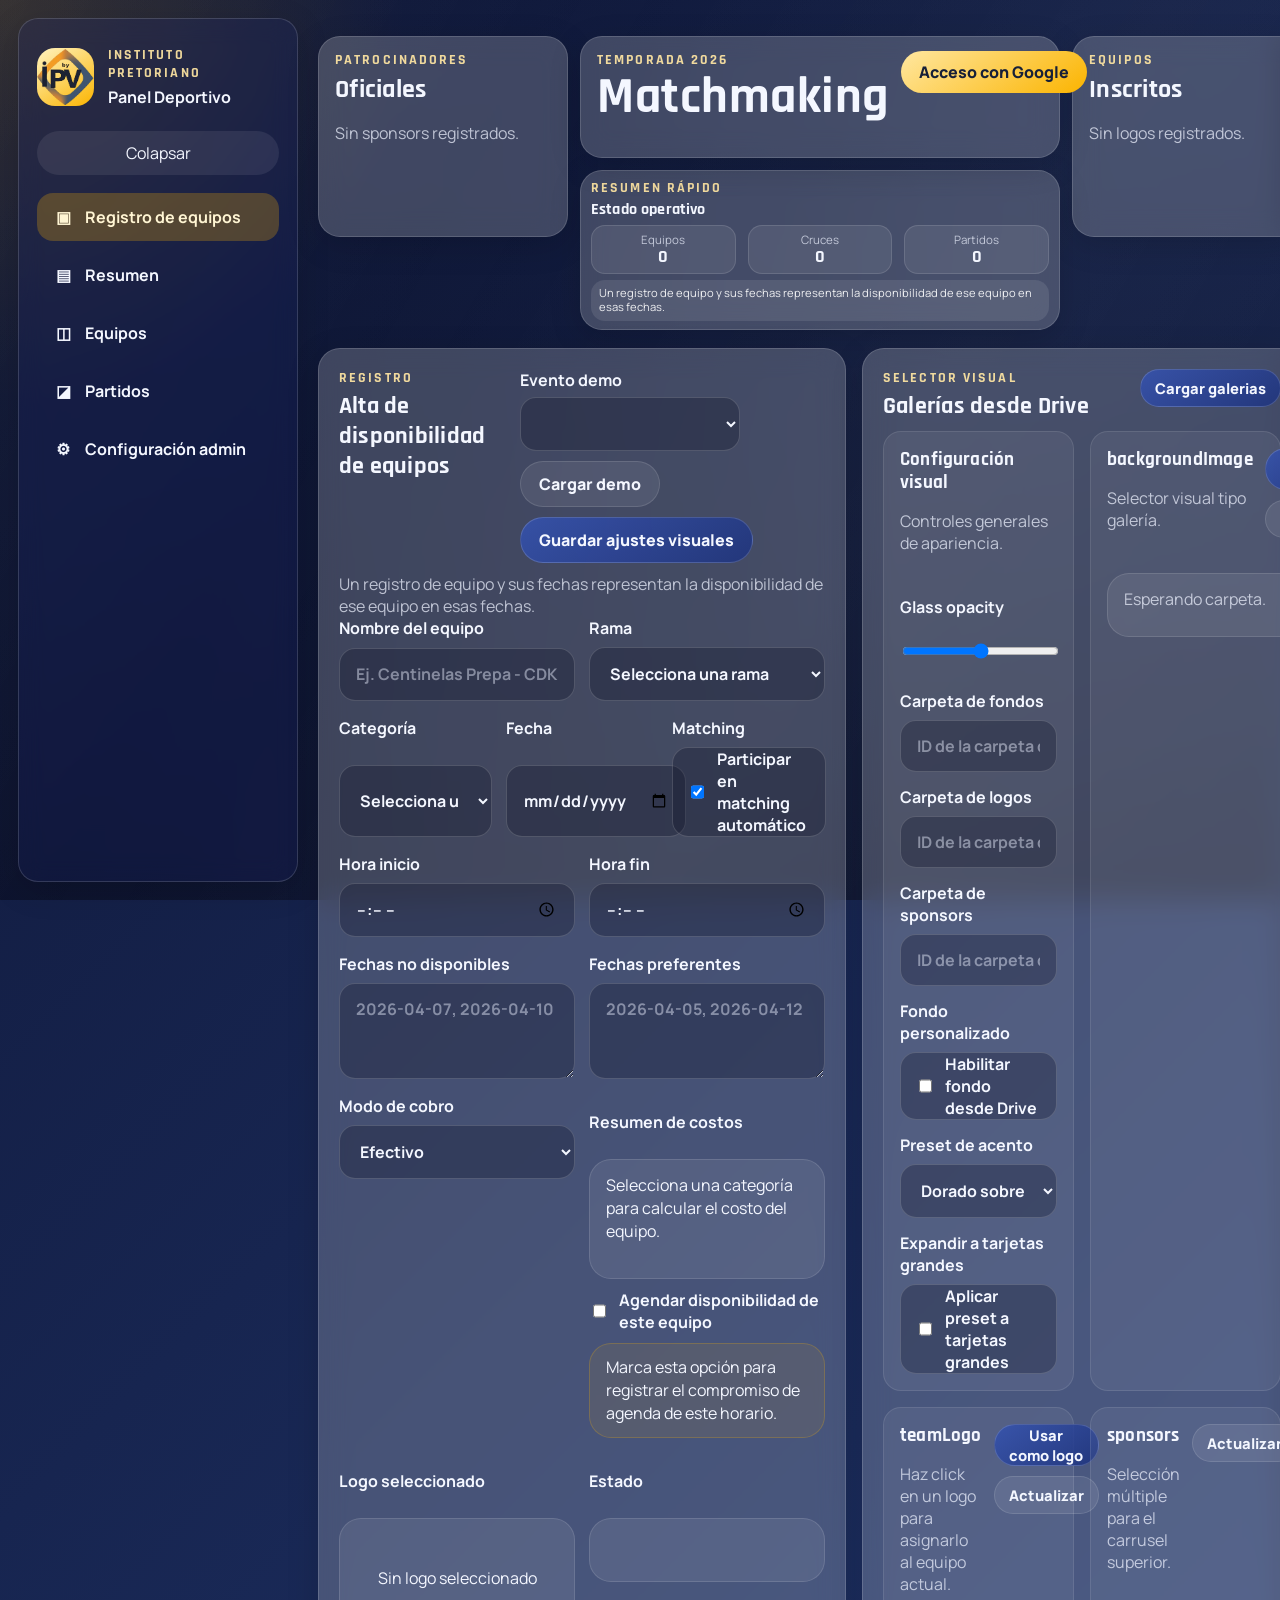
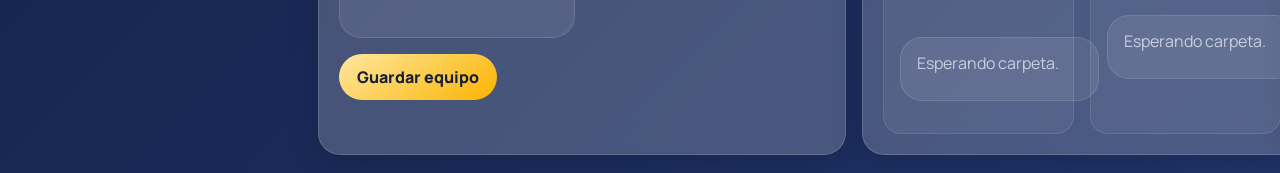
<file: index.html>
<!DOCTYPE html>
<html lang="es">
<head>
  <meta charset="UTF-8">
  <meta name="viewport" content="width=device-width, initial-scale=1.0">
  <title>iPV Matchmaking Deportivo</title>
  <link rel="preconnect" href="https://fonts.googleapis.com">
  <link rel="preconnect" href="https://fonts.gstatic.com" crossorigin>
  <link href="https://fonts.googleapis.com/css2?family=Manrope:wght@400;500;600;700;800&family=Rajdhani:wght@500;600;700&display=swap" rel="stylesheet">
  <link rel="stylesheet" href="styles.css?v=20260404-authfix3">
</head>
<body>
  <div id="appBackground" class="app-background"></div>
  <div class="app-shell">
    <aside id="sidebar" class="sidebar card-glass">
      <div class="sidebar-brand">
        <div class="brand-mark">
          <img src="assets/logo-ipv-oficial.png" alt="Logo iPV" class="brand-logo" onerror="this.style.display='none'; this.parentNode.textContent='π';">
        </div>
        <div class="sidebar-brand-copy">
          <p class="eyebrow">Instituto Pretoriano</p>
          <strong>Panel Deportivo</strong>
        </div>
      </div>

      <button type="button" id="sidebarToggle" class="sidebar-toggle" aria-expanded="true">Colapsar</button>

      <nav class="sidebar-nav" aria-label="Navegacion principal">
        <button type="button" class="nav-item is-active" data-view="registro"><span class="nav-icon">▣</span><span class="nav-label">Registro de equipos</span></button>
        <button type="button" class="nav-item" data-view="resumen"><span class="nav-icon">▤</span><span class="nav-label">Resumen</span></button>
        <button type="button" class="nav-item" data-view="equipos"><span class="nav-icon">◫</span><span class="nav-label">Equipos</span></button>
        <button type="button" class="nav-item" data-view="partidos"><span class="nav-icon">◪</span><span class="nav-label">Partidos</span></button>
        <button type="button" class="nav-item admin-only" data-view="config"><span class="nav-icon">⚙</span><span class="nav-label">Configuración admin</span></button>
      </nav>
    </aside>

    <div class="main-shell">
      <header class="topbar">
        <div class="topbar-copy">
          <p class="eyebrow">Temporada 2026</p>
          <h1>Matchmaking deportivo listo para producción</h1>
          <p class="topbar-subtitle">Registro, visuales, sponsors, matching y administración desde una sola experiencia SPA.</p>
        </div>

        <div class="topbar-actions">
          <button type="button" id="loginToggle" class="btn btn-primary" onclick="return window.__openAuthPanel ? window.__openAuthPanel(event) : false;">Acceso con Google</button>
        </div>
      </header>

      <section class="top-showcase">
        <article class="hero-panel hero-side hero-sponsors card-glass">
          <div class="hero-panel-head">
            <div>
              <p id="heroSponsorsEyebrow" class="eyebrow">Patrocinadores</p>
              <h2 id="heroSponsorsTitle">Oficiales</h2>
            </div>
            <span id="backendBadge" class="status-pill hidden">Cargando</span>
          </div>
          <p id="backendHint" class="muted hidden">Conectando configuración y galerías.</p>
          <div id="sponsorsCarousel" class="sponsors-carousel">
            <div class="empty-inline">Sin sponsors registrados.</div>
          </div>
        </article>

        <article class="hero-panel hero-main card-glass">
          <div class="hero-panel-head">
            <div>
              <p id="heroMainEyebrow" class="eyebrow">Temporada 2026</p>
              <h2 id="heroMainTitle">Matchmaking</h2>
            </div>
            <div class="hero-login-slot">
              <button type="button" id="heroLoginBtn" class="btn btn-primary hero-login-btn" onclick="return window.__openAuthPanel ? window.__openAuthPanel(event) : false;">Acceso con Google</button>
              <div id="loginDropdown" class="login-dropdown hidden">
                <p id="authStatus" class="muted">Inicia sesión para registrar o editar tus equipos.</p>
                <div id="googleLoginButton"></div>
                <div id="userSession" class="user-session hidden">
                  <strong id="userName">Usuario</strong>
                  <span id="userEmail" class="muted"></span>
                  <button type="button" id="logoutBtn" class="btn btn-ghost btn-small">Cerrar sesión</button>
                </div>
              </div>
            </div>
          </div>
          <p id="heroMainSubtitle" class="topbar-subtitle hidden">Matchmaking</p>
        </article>

        <article class="hero-panel hero-side hero-teams card-glass">
          <div class="hero-panel-head">
            <div>
              <p id="heroTeamsEyebrow" class="eyebrow">Equipos</p>
              <h2 id="heroTeamsTitle">Inscritos</h2>
            </div>
          </div>
          <div id="headerTeamLogos" class="team-logos-carousel">
            <div class="empty-inline">Sin logos registrados.</div>
          </div>
        </article>
        <section class="summary-quick panel card-glass">
        <div class="panel-head">
          <div>
            <p class="eyebrow">Resumen rápido</p>
            <h2>Estado operativo</h2>
          </div>
        </div>
        <div class="status-grid">
          <div class="status-card">
            <span>Equipos</span>
            <strong id="teamCount">0</strong>
          </div>
          <div class="status-card">
            <span>Cruces</span>
            <strong id="overlapCount">0</strong>
          </div>
          <div class="status-card">
            <span>Partidos</span>
            <strong id="matchCount">0</strong>
          </div>
        </div>
        <div class="hero-note">
          Un registro de equipo y sus fechas representan la disponibilidad de ese equipo en esas fechas.
        </div>
        </section>
      </section>

      <main class="views-shell">
        <section id="view-registro" class="view active">
          <div class="view-grid view-grid-main">
            <article class="panel card-glass">
              <div class="panel-head">
                <div>
                  <p class="eyebrow">Registro</p>
                  <h2>Alta de disponibilidad de equipos</h2>
                </div>
                <div class="panel-actions">
                  <label class="inline-select-control">
                    <span class="field-label">Evento demo</span>
                    <select id="demoEventSelect" name="demoEventSelect"></select>
                  </label>
                  <a id="viewBracketBtn" class="btn btn-secondary hidden" href="#" target="_blank" rel="noopener noreferrer">Ver Cuadro de Competencia</a>
                  <button type="button" id="resetDemoBtn" class="btn btn-ghost">Cargar demo</button>
                  <button type="button" id="saveVisualSettingsBtn" class="btn btn-secondary">Guardar ajustes visuales</button>
                </div>
              </div>

              <p id="teamFormDescription" class="section-copy">Un registro de equipo y sus fechas representan la disponibilidad de ese equipo en esas fechas.</p>

              <form id="teamForm" class="form-grid">
                <div id="preRegisteredBox" class="pre-registered-box hidden">
                  <label>
                    Equipo pre-registrado
                    <select id="preRegisteredTeamSelect">
                      <option value="">Selecciona un equipo pre-registrado</option>
                    </select>
                  </label>
                  <div id="preRegisteredStatus" class="small-muted">Sin datos de pre-registro para esta sesión.</div>
                </div>

                <div class="field-grid field-grid-2">
                  <label>
                    Nombre del equipo
                    <input type="text" id="teamName" name="teamName" placeholder="Ej. Centinelas Prepa - CDK" required>
                  </label>
                  <label>
                    Rama
                    <select id="branch" name="branch" required>
                      <option value="">Selecciona una rama</option>
                    </select>
                  </label>
                </div>

                <div class="field-grid field-grid-3">
                  <label>
                    Categoría
                    <select id="category" name="category" required>
                      <option value="">Selecciona una categoría</option>
                    </select>
                  </label>
                  <label>
                    Fecha
                    <input type="date" id="date" name="date" required>
                  </label>
                  <label>
                    Matching
                    <span class="toggle-field">
                      <input type="checkbox" id="participateInMatching" name="participateInMatching" checked>
                      <span>Participar en matching automático</span>
                    </span>
                  </label>
                </div>

                <div class="field-grid field-grid-2">
                  <label>
                    Hora inicio
                    <input type="time" id="startTime" name="startTime" required>
                  </label>
                  <label>
                    Hora fin
                    <input type="time" id="endTime" name="endTime" required>
                  </label>
                </div>

                <div class="field-grid field-grid-2">
                  <label>
                    Fechas no disponibles
                    <textarea id="unavailableDates" name="unavailableDates" rows="3" placeholder="2026-04-07, 2026-04-10"></textarea>
                  </label>
                  <label>
                    Fechas preferentes
                    <textarea id="preferredDates" name="preferredDates" rows="3" placeholder="2026-04-05, 2026-04-12"></textarea>
                  </label>
                </div>

                <div class="field-grid field-grid-2 align-start">
                  <label>
                    Modo de cobro
                    <select id="billingMode" name="billingMode">
                      <option value="cash">Efectivo</option>
                      <option value="invoice">Facturado</option>
                    </select>
                  </label>
                  <div class="payment-summary-card">
                    <p class="field-label">Resumen de costos</p>
                    <div id="paymentSummaryBox" class="payment-summary-box">
                      Selecciona una categoría para calcular el costo del equipo.
                    </div>
                    <label class="booking-toggle">
                      <input type="checkbox" id="bookingIntent" name="bookingIntent">
                      <span>Agendar disponibilidad de este equipo</span>
                    </label>
                    <div id="bookingSummaryBox" class="booking-summary-box">
                      Marca esta opción para registrar el compromiso de agenda de este horario.
                    </div>
                    <a id="bookingStoreLink" class="btn btn-ghost btn-small hidden" href="#" target="_blank" rel="noopener noreferrer">Ir a tienda DGD</a>
                  </div>
                </div>

                <div class="field-grid field-grid-2 align-start">
                  <div class="logo-preview-card">
                    <p class="field-label">Logo seleccionado</p>
                    <input type="hidden" id="teamLogoUrl" name="teamLogoUrl">
                    <div id="teamLogoPreview" class="logo-preview">Sin logo seleccionado</div>
                  </div>
                  <div class="inline-help">
                    <p class="field-label">Estado</p>
                    <div id="messageBox" class="message-box" aria-live="polite"></div>
                  </div>
                </div>

                <div class="panel-actions">
                  <button type="submit" id="saveTeamBtn" class="btn btn-primary">Guardar equipo</button>
                  <button type="button" id="cancelEditBtn" class="btn btn-ghost hidden">Cancelar edición</button>
                </div>
              </form>
            </article>

            <article class="panel card-glass visual-panel">
              <div class="panel-head">
                <div>
                  <p class="eyebrow">Selector visual</p>
                  <h2>Galerías desde Drive</h2>
                </div>
                <button type="button" id="loadAllGalleriesBtn" class="btn btn-secondary btn-small">Cargar galerias</button>
              </div>

              <div class="visual-layout">
                <section id="visualConfigSection" class="gallery-section visual-config-section">
                  <div class="gallery-head">
                    <div>
                      <h3>Configuración visual</h3>
                      <p class="muted">Controles generales de apariencia.</p>
                    </div>
                  </div>
                  <div class="field-grid field-grid-1">
                    <label>
                      Glass opacity
                      <input type="range" id="glassOpacityInput" min="0.02" max="0.85" step="0.01">
                    </label>
                    <label class="admin-only">
                      Carpeta de fondos
                      <input type="text" id="backgroundFolderIdInput" placeholder="ID de la carpeta de fondos">
                    </label>
                    <label>
                      Carpeta de logos
                      <input type="text" id="logosFolderIdInput" placeholder="ID de la carpeta de logos">
                    </label>
                    <label class="admin-only">
                      Carpeta de sponsors
                      <input type="text" id="sponsorsFolderIdInput" placeholder="ID de la carpeta de sponsors">
                    </label>
                    <label class="admin-only">
                      Fondo personalizado
                      <span class="toggle-field">
                        <input type="checkbox" id="enableCustomBackgroundInput">
                        <span>Habilitar fondo desde Drive</span>
                      </span>
                    </label>
                    <label class="admin-only">
                      Preset de acento
                      <select id="accentPresetSelect">
                        <option value="outline">Dorado sobre oscuro</option>
                        <option value="solid">Dorado solido</option>
                        <option value="inverse">Invertido</option>
                      </select>
                    </label>
                    <label class="admin-only">
                      Expandir a tarjetas grandes
                      <span class="toggle-field">
                        <input type="checkbox" id="accentExpandCardsInput">
                        <span>Aplicar preset a tarjetas grandes</span>
                      </span>
                    </label>
                  </div>
                </section>

                <section id="backgroundSection" class="gallery-section admin-only">
                  <div class="gallery-head">
                    <div>
                      <h3>backgroundImage</h3>
                      <p class="muted">Selector visual tipo galería.</p>
                    </div>
                    <div class="panel-actions">
                      <button type="button" id="applyBackgroundBtn" class="btn btn-secondary btn-small">Aplicar imagen</button>
                      <button type="button" id="reloadBackgroundGalleryBtn" class="btn btn-ghost btn-small">Actualizar</button>
                    </div>
                  </div>
                  <div id="backgroundGalleryStatus" class="gallery-status muted">Esperando carpeta.</div>
                  <div id="backgroundGallery" class="gallery-grid"></div>
                </section>

                <section id="logosSection" class="gallery-section">
                  <div class="gallery-head">
                    <div>
                      <h3>teamLogo</h3>
                      <p class="muted">Haz click en un logo para asignarlo al equipo actual.</p>
                    </div>
                    <div class="panel-actions">
                      <button type="button" id="applyTeamLogoBtn" class="btn btn-secondary btn-small">Usar como logo</button>
                      <button type="button" id="reloadLogosGalleryBtn" class="btn btn-ghost btn-small">Actualizar</button>
                    </div>
                  </div>
                  <div id="logosGalleryStatus" class="gallery-status muted">Esperando carpeta.</div>
                  <div id="logosGallery" class="gallery-grid"></div>
                </section>

                <section id="sponsorsSection" class="gallery-section admin-only">
                  <div class="gallery-head">
                    <div>
                      <h3>sponsors</h3>
                      <p class="muted">Selección múltiple para el carrusel superior.</p>
                    </div>
                    <button type="button" id="reloadSponsorsGalleryBtn" class="btn btn-ghost btn-small">Actualizar</button>
                  </div>
                  <div id="sponsorsGalleryStatus" class="gallery-status muted">Esperando carpeta.</div>
                  <div id="sponsorsGallery" class="gallery-grid"></div>
                </section>
              </div>
            </article>
          </div>
        </section>

        <section id="view-resumen" class="view">
          <div class="view-grid">
            <article class="panel card-glass">
              <div class="panel-head">
                <div>
                  <p class="eyebrow">Resumen</p>
                  <h2>Equipos registrados</h2>
                </div>
              </div>
              <div class="table-wrap">
                <table>
                  <thead>
                    <tr>
                      <th>Equipo</th>
                      <th>Rama</th>
                      <th>Categoría</th>
                      <th>Fecha</th>
                      <th>Horario</th>
                      <th>Logo</th>
                      <th>Acciones</th>
                    </tr>
                  </thead>
                  <tbody id="teamsTableBody">
                    <tr><td colspan="7" class="empty-state">Todavía no hay equipos registrados.</td></tr>
                  </tbody>
                </table>
              </div>
            </article>

            <article class="panel card-glass">
              <div class="panel-head">
                <div>
                  <p class="eyebrow">Cruces</p>
                  <h2>Coincidencias de horario</h2>
                </div>
              </div>
              <div id="overlapsList" class="cards-list">
                <div class="empty-state">Aún no se detectan coincidencias.</div>
              </div>
            </article>
          </div>
        </section>

        <section id="view-equipos" class="view">
          <div class="view-grid">
            <article class="panel card-glass">
              <div class="panel-head">
                <div>
                  <p class="eyebrow">Equipos</p>
                  <h2>Listado visual</h2>
                </div>
              </div>
              <div id="viewEquiposList" class="team-cards-grid">
                <div class="empty-state">Sin equipos registrados.</div>
              </div>
            </article>
          </div>
        </section>

        <section id="view-partidos" class="view">
          <div class="view-grid">
            <article class="panel card-glass">
              <div class="panel-head">
                <div>
                  <p class="eyebrow">Matching</p>
                  <h2>Partidos sugeridos</h2>
                </div>
                <div class="panel-actions">
                  <button type="button" id="generateMatchesBtn" class="btn btn-secondary">Generar partidos</button>
                  <button type="button" id="saveMatchesBtn" class="btn btn-primary btn-small">Guardar</button>
                </div>
              </div>
              <div class="matches-toolbar">
                <label class="accept-all">
                  <input type="checkbox" id="acceptAllMatches">
                  <span>Aceptar todas</span>
                </label>
                <div class="matches-head">
                  <span>Partido sugerido</span>
                  <span>Rival</span>
                  <span>Fecha</span>
                  <span>Sede</span>
                </div>
              </div>
              <div id="matchesList" class="matches-list">
                <div class="empty-state">Todavía no se han generado partidos.</div>
              </div>
            </article>

            <article class="panel card-glass">
              <div class="panel-head">
                <div>
                  <p class="eyebrow">Vista alterna</p>
                  <h2>Detalle del partido</h2>
                </div>
              </div>
              <div id="viewPartidosList" class="cards-list">
                <div class="empty-state">Selecciona un partido para ver su detalle.</div>
              </div>
              <section id="eventPodiumBox" class="event-podium hidden">
                <div class="panel-head event-podium-head">
                  <div>
                    <p class="eyebrow">Evento</p>
                    <h3>Podio por categoría</h3>
                  </div>
                </div>
                <div id="eventPodiumStatus" class="muted">Sin podio disponible para este evento.</div>
                <div id="eventPodiumList" class="event-podium-list"></div>
              </section>
              <section id="eventStandingsBox" class="event-podium hidden">
                <div class="panel-head event-podium-head">
                  <div>
                    <p class="eyebrow">Clasificación</p>
                    <h3>Tabla por grupos</h3>
                  </div>
                </div>
                <div id="eventStandingsStatus" class="muted">Sin clasificación disponible para este evento.</div>
                <div id="eventStandingsList" class="event-standings-list"></div>
              </section>
            </article>
          </div>
        </section>

        <section id="view-config" class="view">
          <div class="view-grid view-grid-main">
            <article class="panel card-glass admin-only">
              <div class="panel-head">
                <div>
                  <p class="eyebrow">Admin</p>
                  <h2>Configuración compacta</h2>
                </div>
              </div>

              <form id="adminForm" class="form-grid">
                <div class="field-grid field-grid-2">
                  <label>
                    Fecha inicio
                    <input type="date" id="adminStartDate">
                  </label>
                  <label>
                    Fecha fin
                    <input type="date" id="adminEndDate">
                  </label>
                </div>

                <label>
                  Fechas bloqueadas
                  <textarea id="blockedDates" rows="3" placeholder="2026-04-10 | Torneo estatal"></textarea>
                </label>

                <div class="field-grid field-grid-2">
                  <label>
                    Fecha bloqueada
                    <input type="date" id="blockedDateInput">
                  </label>
                  <label>
                    Motivo
                    <input type="text" id="blockedReasonInput" placeholder="Ej. Final regional">
                  </label>
                </div>

                <div class="field-grid field-grid-3">
                  <label>
                    Modo matching
                    <select id="matchingMode">
                      <option value="roundRobin">Todos contra todos</option>
                      <option value="groups">Por grupos</option>
                      <option value="manual">Sin matching inicial</option>
                    </select>
                  </label>
                  <label>
                    Número de grupos
                    <input type="number" id="groupCount" min="2" max="8" step="1" value="3">
                  </label>
                  <label>
                    Manual admin
                    <span class="toggle-field">
                      <input type="checkbox" id="manualMatchingEnabled">
                      <span>Admin habilita manualmente</span>
                    </span>
                  </label>
                </div>

                <div class="panel-actions">
                  <button type="button" id="addBlockedDateBtn" class="btn btn-ghost btn-small">Agregar fecha</button>
                  <button type="button" id="addRangeBtn" class="btn btn-ghost btn-small">Agregar rango</button>
                  <button type="submit" class="btn btn-primary">Guardar configuración</button>
                </div>
              </form>
            </article>

            <article class="panel card-glass">
              <div class="panel-head">
                <div>
                  <p class="eyebrow">Lectura</p>
                  <h2>Fechas no disponibles</h2>
                </div>
              </div>
              <div id="userBlockedView" class="readable-panel">
                <div id="blockedDatesReadable" class="readable-list">
                  <div class="empty-state">Sin fechas bloqueadas configuradas.</div>
                </div>
              </div>
            </article>
          </div>
        </section>
      </main>
    </div>
  </div>

  <script src="config.js?v=20260404-authfix3"></script>
  <script src="https://accounts.google.com/gsi/client" async defer></script>
  <script src="app.js?v=20260404-authfix3"></script>
  <script>
  (function () {
    const sessionKey = (window.APP_CONFIG && window.APP_CONFIG.sessionStorageKey) || "ipv-matchmaking-session";
    let googleReady = false;

    function byId(id) {
      return document.getElementById(id);
    }

    function getSession() {
      try {
        const raw = localStorage.getItem(sessionKey);
        return raw ? JSON.parse(raw) : null;
      } catch (error) {
        return null;
      }
    }

    function decodeJwt(token) {
      try {
        const payload = token.split(".")[1].replace(/-/g, "+").replace(/_/g, "/");
        return JSON.parse(decodeURIComponent(atob(payload).split("").map(function (char) {
          return "%" + ("00" + char.charCodeAt(0).toString(16)).slice(-2);
        }).join("")));
      } catch (error) {
        return null;
      }
    }

    function updateButtons() {
      const user = getSession();
      const hero = byId("heroLoginBtn");
      const hiddenToggle = byId("loginToggle");
      if (hero) {
        hero.classList.toggle("is-google-icon", Boolean(user && user.email));
        hero.innerHTML = user && user.email ? "<span class='google-mark' aria-hidden='true'>G</span>" : "Acceso con Google";
      }
      if (hiddenToggle) {
        hiddenToggle.textContent = user && user.email ? "Cuenta de Google" : "Acceso con Google";
      }
    }

    function closeAuthPanel() {
      const panel = byId("loginDropdown");
      if (!panel) return;
      panel.classList.add("hidden");
      panel.style.display = "none";
      delete panel.dataset.open;
    }

    function waitForGoogle() {
      return new Promise(function (resolve, reject) {
        let tries = 40;
        (function check() {
          if (window.google && window.google.accounts && window.google.accounts.id) return resolve();
          tries -= 1;
          if (!tries) return reject(new Error("GIS no disponible"));
          setTimeout(check, 250);
        })();
      });
    }

    function handleCredential(response) {
      const payload = decodeJwt(response && response.credential);
      if (!payload || !payload.email) {
        return;
      }
      localStorage.setItem(sessionKey, JSON.stringify({
        email: payload.email,
        name: payload.name || payload.email
      }));
      updateButtons();
      window.location.reload();
    }

    function renderGoogleButton() {
      const holder = byId("googleLoginButton");
      const clientId = String((window.APP_CONFIG && window.APP_CONFIG.googleClientId) || "").trim();
      if (!holder) return;
      if (!clientId) {
        return;
      }
      waitForGoogle().then(function () {
        if (!googleReady) {
          window.google.accounts.id.initialize({
            client_id: clientId,
            callback: handleCredential
          });
          googleReady = true;
        }
        holder.innerHTML = "";
        window.google.accounts.id.renderButton(holder, {
          theme: "outline",
          size: "large",
          shape: "pill",
          locale: "es"
        });
      }).catch(function () {});
    }

    function renderPanel() {
      const user = getSession();
      const status = byId("authStatus");
      const session = byId("userSession");
      const userName = byId("userName");
      const userEmail = byId("userEmail");
      const googleButton = byId("googleLoginButton");
      if (!status || !session || !googleButton) return;
      if (user && user.email) {
        status.textContent = "Sesión activa. Puedes editar tus equipos.";
        session.classList.remove("hidden");
        if (userName) userName.textContent = user.name || "Usuario";
        if (userEmail) userEmail.textContent = user.email || "";
        googleButton.classList.add("hidden");
        return;
      }
      status.textContent = "Inicia sesión para registrar o editar tus equipos.";
      session.classList.add("hidden");
      googleButton.classList.remove("hidden");
      renderGoogleButton();
    }

    function handleLogout(event) {
      if (event) {
        event.preventDefault();
        event.stopPropagation();
        if (typeof event.stopImmediatePropagation === "function") event.stopImmediatePropagation();
      }
      localStorage.removeItem(sessionKey);
      updateButtons();
      closeAuthPanel();
      window.location.reload();
      return false;
    }

    function openAuthPanel(event) {
      if (event) {
        event.preventDefault();
        event.stopPropagation();
        if (typeof event.stopImmediatePropagation === "function") event.stopImmediatePropagation();
      }
      const panel = byId("loginDropdown");
      if (!panel) return false;
      const isOpen = panel.dataset.open === "true";
      if (isOpen) {
        closeAuthPanel();
        return false;
      }
      panel.dataset.open = "true";
      panel.classList.remove("hidden");
      panel.style.display = "block";
      panel.style.position = "fixed";
      panel.style.top = "110px";
      panel.style.right = "24px";
      panel.style.zIndex = "99999";
      renderPanel();
      return false;
    }

    function bindStandaloneAuth() {
      updateButtons();
      const logoutBtn = byId("logoutBtn");
      if (logoutBtn) {
        logoutBtn.onclick = handleLogout;
      }
      document.addEventListener("click", function (event) {
        const panel = byId("loginDropdown");
        const hero = byId("heroLoginBtn");
        if (!panel || panel.classList.contains("hidden")) return;
        if (panel.contains(event.target)) return;
        if (hero && hero.contains(event.target)) return;
        closeAuthPanel();
      });
    }

    window.__openAuthPanel = openAuthPanel;
    document.addEventListener("DOMContentLoaded", bindStandaloneAuth);
  })();
  </script>
</body>
</html>
</file>
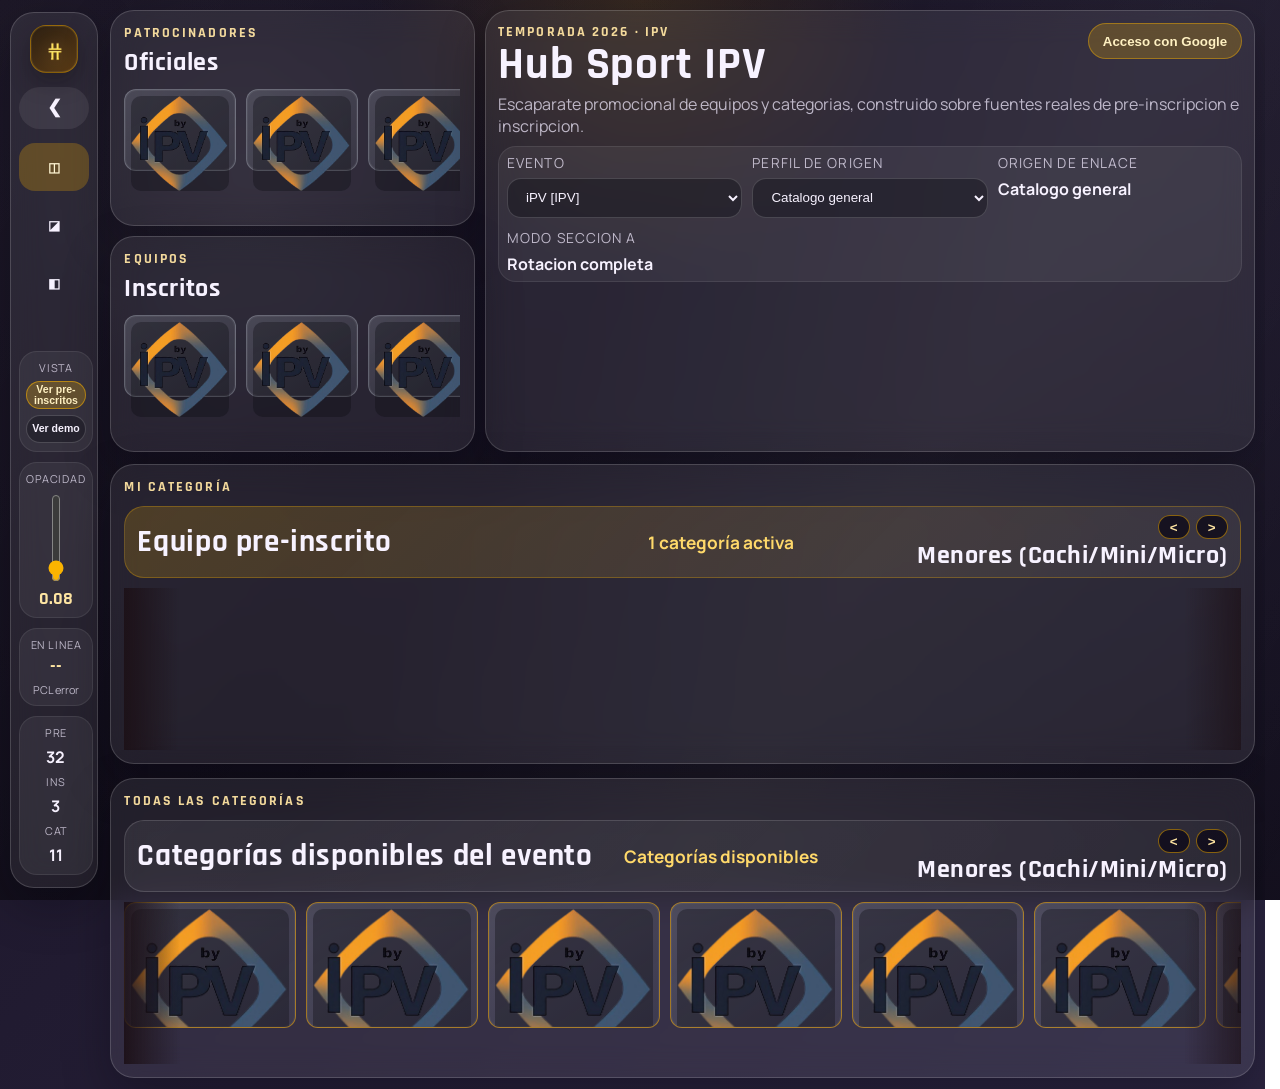
<file: hub-sport-lsk/index.html>
<!DOCTYPE html>
<html lang="es">
<head>
  <meta charset="UTF-8">
  <meta name="viewport" content="width=device-width, initial-scale=1.0">
  <title>Hub Sport</title>
  <link rel="preconnect" href="https://fonts.googleapis.com">
  <link rel="preconnect" href="https://fonts.gstatic.com" crossorigin>
  <link href="https://fonts.googleapis.com/css2?family=Manrope:wght@400;500;600;700;800&family=Rajdhani:wght@500;600;700&display=swap" rel="stylesheet">
  <link rel="stylesheet" href="styles.css">
</head>
<body class="app-loading">
  <div id="loadingOverlay" class="loading-overlay" aria-live="polite" aria-label="Cargando escaparate">
    <div class="loading-overlay-inner">
      <img id="loadingEventLogo" src="../assets/logo-ipv-oficial.png" alt="Logo evento" style="width:56px;height:56px;object-fit:contain;display:block;margin:0 auto 8px;">
      <strong id="loadingLabel" class="loading-label">... by iPV</strong>
      <div class="loading-progress-shell" aria-hidden="true">
        <div class="loading-progress-line loading-progress-line-top"></div>
        <div class="loading-progress">
          <div class="loading-progress-card">
            <div id="loadingProgressTrack" class="loading-progress-track">
              <span class="loading-progress-slot"></span>
              <span class="loading-progress-slot"></span>
              <span class="loading-progress-slot"></span>
              <span class="loading-progress-slot"></span>
              <span class="loading-progress-slot"></span>
            </div>
          </div>
          <strong id="loadingPercent" class="loading-percent">0%</strong>
        </div>
        <div class="loading-progress-line loading-progress-line-bottom"></div>
      </div>
    </div>
  </div>
  <div class="app-background"></div>
  <div class="app-shell">
    <aside id="sidebar" class="sidebar card-glass">
        <div class="sidebar-brand">
          <div id="brandMark" class="brand-mark">
            <img src="../assets/project-h-mark-h-v2.png" alt="Project H">
          </div>
          <div id="brandMarkTooltip" class="sidebar-brand-tooltip hidden">Hub Sport - Proyecto H - by iPV</div>
          <div class="sidebar-brand-copy">
            <p class="eyebrow">Hub Sport</p>
            <strong>Panel promocional</strong>
          </div>
        </div>
      <button type="button" id="sidebarToggle" class="sidebar-toggle" aria-expanded="true">
        <span class="sidebar-toggle-icon" aria-hidden="true">❮</span>
      </button>
      <nav class="sidebar-nav" aria-label="Navegacion principal">
        <button type="button" class="nav-item is-active"><span class="nav-icon">◫</span><span class="nav-label">Escaparate</span></button>
        <button type="button" class="nav-item"><span class="nav-icon">◪</span><span class="nav-label">Categorias</span></button>
        <button type="button" class="nav-item"><span class="nav-icon">◧</span><span class="nav-label">Opacidad</span></button>
      </nav>
      <div class="sidebar-extra">
        <section class="sidebar-mini card-soft" aria-label="Modo de visualizacion">
          <span class="sidebar-mini-label">Vista</span>
          <div class="mode-switch" role="group" aria-label="Alternar vista de datos">
            <button type="button" id="viewModePreBtn" class="mode-btn is-active">Ver pre-inscritos</button>
            <button type="button" id="viewModeDemoBtn" class="mode-btn">Ver demo</button>
          </div>
        </section>
        <section class="sidebar-mini sidebar-opacity card-soft" aria-label="Opacidad visual">
          <span class="sidebar-mini-label">Opacidad</span>
          <input type="range" id="glassOpacityRange" min="0.00" max="1.00" step="0.01" value="0.08">
          <strong id="glassOpacityValue" class="sidebar-mini-value">0.08</strong>
        </section>
        <section class="sidebar-mini card-soft" aria-label="En linea">
          <span class="sidebar-mini-label">En linea</span>
          <strong id="onlineCount" class="sidebar-mini-value">--</strong>
          <span id="onlineStatus" class="sidebar-mini-note">PCL</span>
        </section>
        <section class="sidebar-mini card-soft" aria-label="Resumen rapido">
          <span class="sidebar-mini-label">Pre</span>
          <strong id="preCount">0</strong>
          <span class="sidebar-mini-label">Ins</span>
          <strong id="inscribedCount">0</strong>
          <span class="sidebar-mini-label">Cat</span>
          <strong id="categoryCount">0</strong>
        </section>
      </div>
    </aside>

    <div class="page-shell">
      <section class="top-showcase">
      <article class="hero-panel hero-side card-glass">
        <div class="panel-head">
          <div>
            <p class="eyebrow">Patrocinadores</p>
            <h2>Oficiales</h2>
          </div>
        </div>
        <div id="sponsorsCarousel" class="sponsors-carousel"></div>
      </article>

      <article class="hero-panel hero-main card-glass">
        <div class="panel-head">
          <div>
            <p id="heroEventEyebrow" class="eyebrow">Temporada 2026</p>
            <h1 id="heroEventTitle">Hub Sport</h1>
          </div>
          <div class="hero-login-slot">
            <button type="button" id="heroLoginBtn" class="hero-badge hero-login-btn">Acceso con Google</button>
            <div id="heroLoginTooltip" class="hero-login-tooltip hidden">
              <span id="heroLoginTooltipText"></span>
              <button type="button" id="heroLoginTooltipLogout" class="hero-login-tooltip-logout" aria-label="Cerrar sesión">Salir</button>
            </div>
            <div id="loginDropdown" class="login-dropdown hidden">
              <p id="authStatus" class="muted">Inicia sesión con Google para personalizar la categoría origen del enlace.</p>
              <div id="googleLoginButton" class="google-login-placeholder">
                <span class="google-mark">G</span>
                <span>Continuar con Google</span>
              </div>
              <div id="userSession" class="user-session hidden">
                <strong id="userName">Usuario</strong>
                <span id="userEmail" class="muted"></span>
                <button type="button" id="logoutBtn" class="btn-ghost btn-small">Cerrar sesión</button>
              </div>
            </div>
          </div>
        </div>
        <p class="hero-subtitle">
          Escaparate promocional de equipos y categorias, construido sobre fuentes reales de pre-inscripcion e inscripcion.
        </p>
        <div class="source-bar card-soft">
          <div>
            <span class="field-label">Evento</span>
            <select id="eventSelect"></select>
          </div>
          <div class="hero-config-block">
            <span class="field-label">Perfil de origen</span>
            <select id="sourceEmailSelect"></select>
          </div>
          <div class="hero-config-block">
            <span class="field-label">Origen de enlace</span>
            <strong id="sourceEmailValue">Sin perfil</strong>
          </div>
          <div class="hero-config-block">
            <span class="field-label">Modo seccion A</span>
            <strong id="sourceModeValue">Catalogo general</strong>
          </div>
        </div>
      </article>

      <article class="hero-panel hero-side card-glass">
        <div class="panel-head">
          <div>
            <p class="eyebrow">Equipos</p>
            <h2>Inscritos</h2>
          </div>
        </div>
        <div id="inscribedLogosRail" class="team-logos-carousel"></div>
      </article>

    </section>

    <main class="content-stack">
      <section class="panel card-glass">
        <div class="panel-head">
          <div>
            <p id="sectionAEyebrow" class="eyebrow">Mis categorías</p>
          </div>
          <span id="sectionAStatus" class="status-pill hidden">Catalogo general</span>
        </div>
        <p id="sectionADescription" class="section-copy"></p>
        <div class="section-category-strip">
          <h3 id="sectionATitle" class="section-category-title">Equipo(s) Pre-inscrito(s)/Inscrito(s)</h3>
          <span id="activeCategoryMeta" class="section-category-meta">Sin datos de origen</span>
          <div class="section-category-side">
            <div id="sectionANav" class="section-nav" aria-label="Navegación de categorías sección A">
              <button type="button" id="sectionAPrevBtn" class="section-nav-btn" aria-label="Categoría anterior sección A">&lt;</button>
              <button type="button" id="sectionANextBtn" class="section-nav-btn" aria-label="Categoría siguiente sección A">&gt;</button>
            </div>
            <h3 id="activeCategoryName" class="section-category-name">Sin categoria</h3>
          </div>
        </div>
        <div id="sectionADeck" class="logo-carousel"></div>
      </section>

      <section class="panel card-glass">
        <div class="panel-head">
          <div>
            <p class="eyebrow">Todas las categorías</p>
          </div>
          <span id="sectionBStatus" class="status-pill status-pill-soft hidden">Todas las demas categorias</span>
        </div>
        <p class="section-copy"></p>
        <div class="section-category-strip section-category-strip-soft">
          <h3 id="sectionBTitle" class="section-category-title">Categorías disponibles del evento</h3>
          <span id="sectionBCategoryMeta" class="section-category-meta">Categorías disponibles</span>
          <div class="section-category-side">
            <div id="sectionBNav" class="section-nav" aria-label="Navegación de categorías sección B">
              <button type="button" id="sectionBPrevBtn" class="section-nav-btn" aria-label="Categoría anterior sección B">&lt;</button>
              <button type="button" id="sectionBNextBtn" class="section-nav-btn" aria-label="Categoría siguiente sección B">&gt;</button>
            </div>
            <h3 id="sectionBCategoryName" class="section-category-name">Catálogo completo</h3>
          </div>
        </div>
        <div id="sectionBDeck" class="logo-carousel"></div>
      </section>
    </main>
    </div>
  </div>

  <script src="config.js"></script>
  <script src="https://accounts.google.com/gsi/client" async defer></script>
  <script src="app.js"></script>
</body>
</html>
</file>
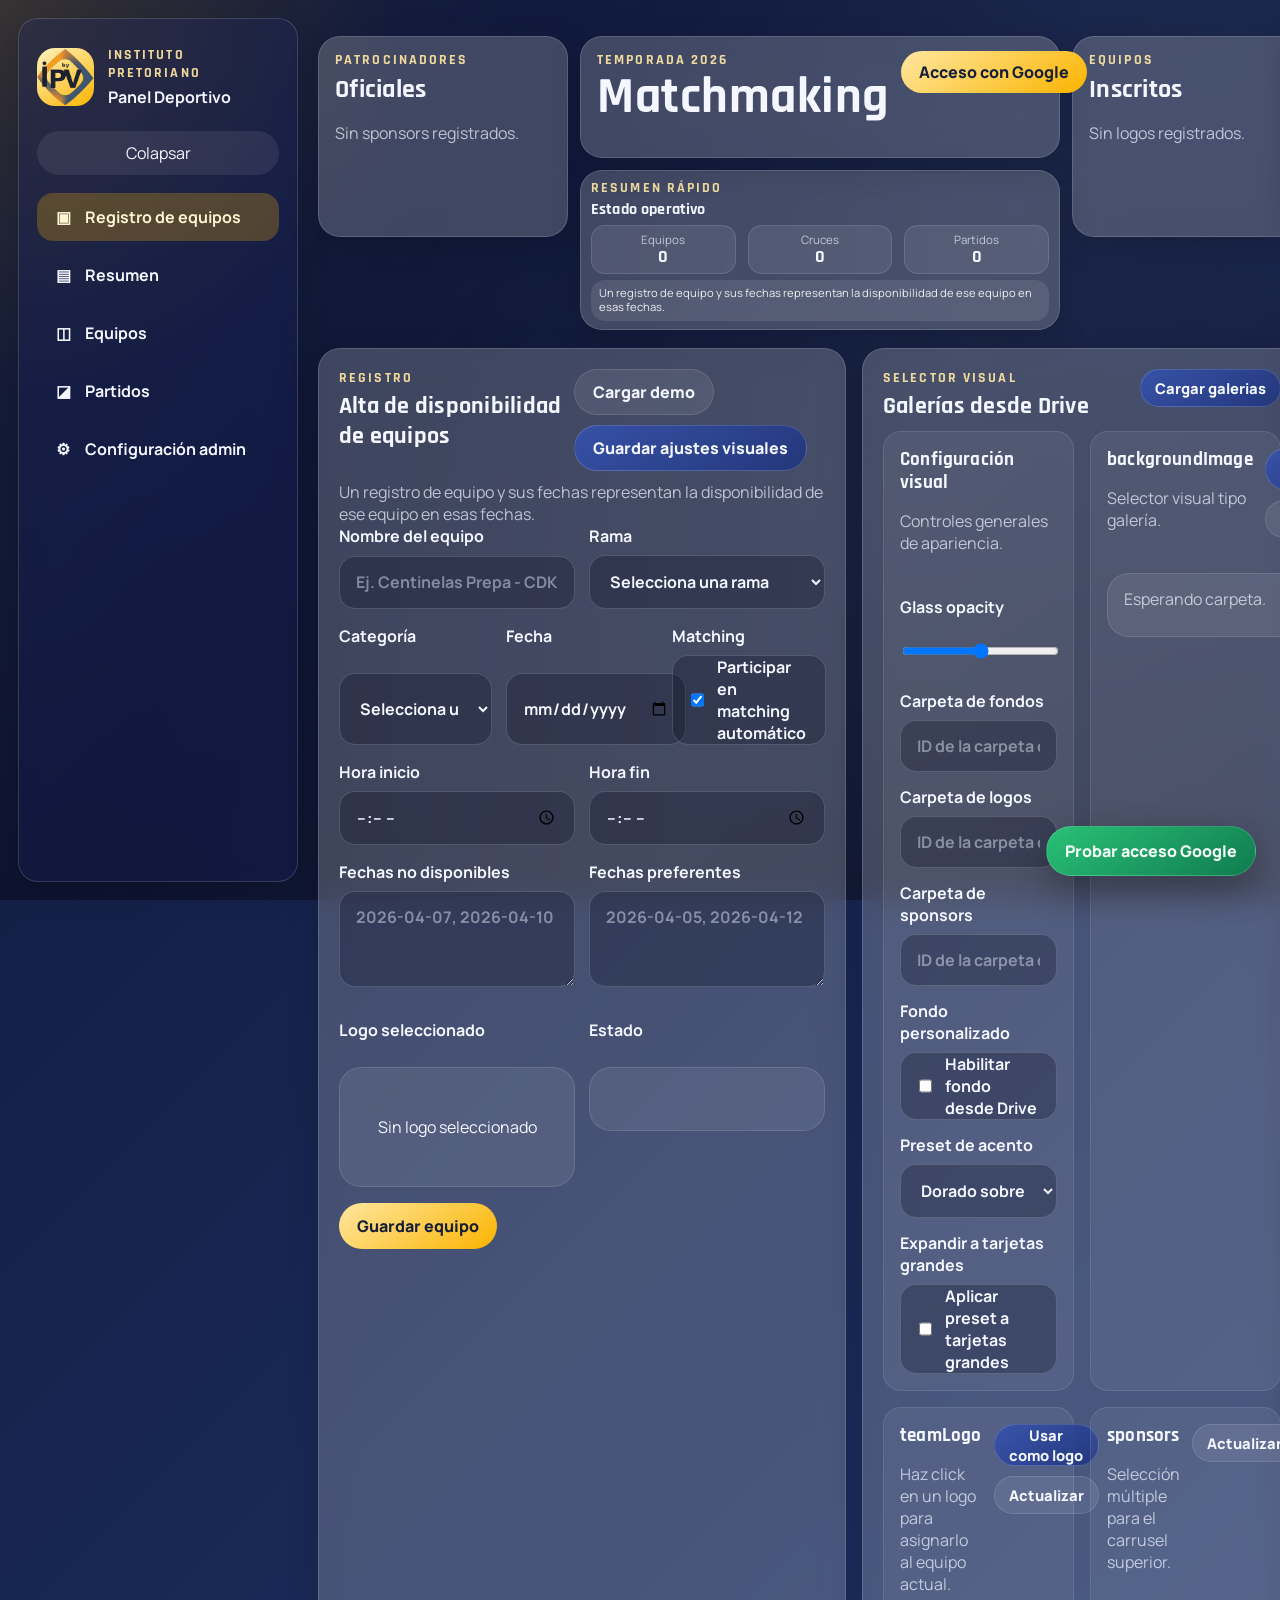
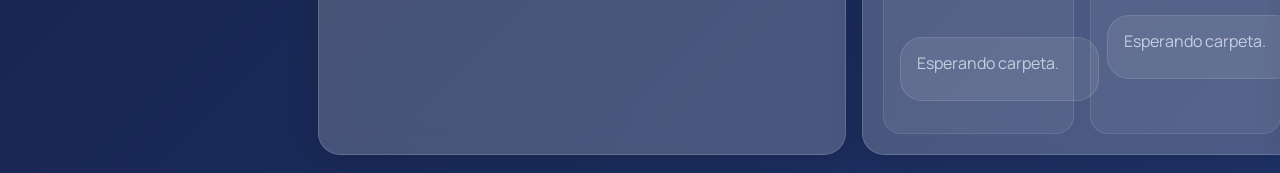
<file: APP_SCRIPT_FINAL.html>
<!DOCTYPE html>
<html lang="es">
<head>
  <meta charset="UTF-8">
  <meta name="viewport" content="width=device-width, initial-scale=1.0">
  <title>iPV Matchmaking Deportivo</title>
  <link rel="preconnect" href="https://fonts.googleapis.com">
  <link rel="preconnect" href="https://fonts.gstatic.com" crossorigin>
  <link href="https://fonts.googleapis.com/css2?family=Manrope:wght@400;500;600;700;800&family=Rajdhani:wght@500;600;700&display=swap" rel="stylesheet">
  <style>
:root {
  --bg-top: #0f1738;
  --bg-bottom: #1f3368;
  --panel: rgba(255, 255, 255, 0.14);
  --panel-strong: rgba(255, 255, 255, 0.22);
  --panel-soft: rgba(12, 18, 45, 0.26);
  --text: #f4f7ff;
  --text-dark: #172038;
  --muted: rgba(238, 243, 255, 0.72);
  --muted-dark: #617095;
  --line: rgba(255, 255, 255, 0.12);
  --line-strong: rgba(251, 180, 0, 0.32);
  --accent: #fbb400;
  --accent-soft: rgba(251, 180, 0, 0.25);
  --success: #71d9a8;
  --danger: #ff8f8f;
  --shadow: 0 18px 50px rgba(3, 8, 25, 0.28);
  --glass-opacity: 0.2;
  --radius-xl: 28px;
  --radius-lg: 22px;
  --radius-md: 16px;
}

* {
  box-sizing: border-box;
}

html,
body {
  margin: 0;
  min-height: 100%;
}

body {
  font-family: "Manrope", sans-serif;
  color: var(--text);
  background: linear-gradient(135deg, var(--bg-top), var(--bg-bottom));
  position: relative;
}

.app-background {
  position: fixed;
  inset: 0;
  z-index: -2;
  background:
    linear-gradient(180deg, rgba(10, 14, 35, 0.22), rgba(10, 14, 35, 0.72)),
    radial-gradient(circle at top left, rgba(251, 180, 0, 0.18), transparent 26%),
    linear-gradient(135deg, var(--bg-top), var(--bg-bottom));
  background-size: cover;
  background-position: center;
  background-repeat: no-repeat;
  transition: background-image 0.25s ease;
}

body::before {
  content: "";
  position: fixed;
  inset: 0;
  background: linear-gradient(120deg, rgba(255, 255, 255, 0.04), transparent 34%, rgba(255, 255, 255, 0.03) 65%, transparent 100%);
  pointer-events: none;
}

button,
input,
select,
textarea {
  font: inherit;
}

img {
  display: block;
  max-width: 100%;
}

.hidden {
  display: none !important;
}

.card-glass {
  background: rgba(255, 255, 255, var(--glass-opacity));
  backdrop-filter: blur(14px);
  -webkit-backdrop-filter: blur(14px);
  border: 1px solid rgba(255, 255, 255, 0.15);
  box-shadow: 0 8px 32px rgba(0, 0, 0, 0.15);
  border-radius: 20px;
}

.app-shell {
  display: grid;
  grid-template-columns: 280px minmax(0, 1fr);
  min-height: 100vh;
  gap: 20px;
  padding: 18px;
}

.app-shell.is-sidebar-collapsed {
  grid-template-columns: 92px minmax(0, 1fr);
}

.sidebar {
  position: sticky;
  top: 18px;
  height: calc(100vh - 36px);
  padding: 22px 18px;
  background: rgba(30, 42, 120, var(--glass-opacity));
  backdrop-filter: blur(12px);
  -webkit-backdrop-filter: blur(12px);
  display: flex;
  flex-direction: column;
  gap: 18px;
}

.sidebar.is-collapsed {
  width: 92px;
}

.sidebar.is-collapsed .sidebar-brand-copy {
  display: none;
}

.sidebar.is-collapsed .sidebar-toggle {
  font-size: inherit;
}

.sidebar.is-collapsed .sidebar-brand {
  justify-content: center;
  min-height: 58px;
}

.sidebar.is-collapsed .brand-mark {
  margin: 0 auto;
}

.sidebar.is-collapsed .brand-logo {
  display: none;
}

.sidebar.is-collapsed .brand-mark::after {
  content: "π";
  font-family: "Rajdhani", sans-serif;
  font-size: 1.6rem;
  font-weight: 700;
  color: #172038;
}

.sidebar.is-collapsed .nav-label {
  display: none;
}

.sidebar.is-collapsed .nav-item {
  justify-content: center;
  padding: 0;
}

.sidebar-brand {
  display: flex;
  align-items: center;
  gap: 14px;
  min-height: 72px;
}

.brand-mark {
  width: 58px;
  height: 58px;
  border-radius: 18px;
  display: grid;
  place-items: center;
  background: linear-gradient(145deg, #fff3c0, #fbb400);
  color: #172038;
  font-family: "Rajdhani", sans-serif;
  font-size: 1.4rem;
  font-weight: 700;
  overflow: hidden;
}

.brand-logo {
  width: 100%;
  height: 100%;
  object-fit: contain;
}

.eyebrow {
  margin: 0 0 4px;
  font-family: "Rajdhani", sans-serif;
  font-size: 0.88rem;
  font-weight: 700;
  letter-spacing: 0.15em;
  text-transform: uppercase;
  color: rgba(255, 230, 163, 0.92);
}

.sidebar-toggle,
.nav-item,
.btn,
.card-image {
  transition: transform 0.2s ease, background 0.2s ease, border-color 0.2s ease, box-shadow 0.2s ease;
}

.sidebar-toggle,
.nav-item,
.btn {
  border: 0;
  cursor: pointer;
}

.sidebar-toggle {
  min-height: 44px;
  border-radius: 999px;
  background: rgba(255, 255, 255, 0.08);
  color: var(--text);
  display: grid;
  place-items: center;
}

.sidebar-toggle-icon {
  font-size: 1.2rem;
  line-height: 1;
  font-weight: 700;
}

.sidebar-nav {
  display: grid;
  gap: 10px;
}

.nav-item {
  display: flex;
  align-items: center;
  gap: 12px;
  width: 100%;
  min-height: 48px;
  padding: 0 16px;
  text-align: left;
  border-radius: 16px;
  background: transparent;
  color: var(--text);
  font-weight: 700;
}

.nav-icon {
  width: 20px;
  text-align: center;
  flex: 0 0 auto;
}

.nav-item.is-active {
  background: rgba(251, 180, 0, 0.25);
  color: #fff5d3;
}

.main-shell {
  min-width: 0;
  display: grid;
  gap: 18px;
}

.topbar,
.hero-panel,
.panel,
.status-card,
.match-card,
.team-card,
.overlap-card,
.empty-shell,
.readable-panel,
.message-box,
.logo-preview,
.gallery-status {
  border-radius: var(--radius-lg);
}

.topbar {
  display: flex;
  justify-content: flex-end;
  gap: 0;
  padding: 0;
  min-height: 0;
  background: transparent;
  border: 0;
}

.topbar-copy,
#loginToggle {
  display: none;
}

.topbar-copy h1,
.hero-panel h2,
.panel-head h2,
.gallery-head h3 {
  margin: 0;
  font-family: "Rajdhani", sans-serif;
  letter-spacing: 0.01em;
}

.topbar-copy h1 {
  font-size: clamp(2rem, 4vw, 3.4rem);
}

.topbar-subtitle,
.muted {
  color: var(--muted);
}

.topbar-actions {
  position: relative;
  min-height: 0;
}

.hero-login-slot {
  position: relative;
  flex: 0 0 auto;
}

.login-dropdown {
  position: fixed;
  top: 108px;
  right: 28px;
  width: min(360px, calc(100vw - 40px));
  padding: 18px;
  background: rgba(17, 24, 54, 0.82);
  border: 1px solid rgba(255, 255, 255, 0.14);
  border-radius: 20px;
  backdrop-filter: blur(18px);
  -webkit-backdrop-filter: blur(18px);
  box-shadow: var(--shadow);
  z-index: 9999;
}

.user-session {
  display: grid;
  gap: 8px;
  margin-top: 12px;
  padding: 14px;
  border-radius: 18px;
  background: rgba(255, 255, 255, 0.08);
}

.auth-debug {
  margin-top: 10px;
  padding: 10px 12px;
  border-radius: 14px;
  background: rgba(255, 255, 255, 0.08);
  border: 1px solid rgba(255, 255, 255, 0.12);
  color: #fff2c8;
  font-size: 0.85rem;
  line-height: 1.35;
  white-space: pre-wrap;
}

.auth-probe-btn {
  position: fixed;
  right: 24px;
  bottom: 24px;
  z-index: 10000;
  min-height: 50px;
  padding: 0 18px;
  border: 1px solid rgba(255, 255, 255, 0.16);
  border-radius: 999px;
  background: linear-gradient(145deg, rgba(40, 198, 120, 0.96), rgba(14, 125, 78, 0.96));
  color: #f5fff8;
  font-weight: 800;
  box-shadow: 0 14px 36px rgba(0, 0, 0, 0.28);
}

.auth-probe-btn:hover {
  transform: translateY(-1px);
}

.btn {
  min-height: 46px;
  padding: 0 18px;
  border-radius: 999px;
  font-weight: 800;
}

.btn-small {
  min-height: 38px;
  padding: 0 14px;
  font-size: 0.92rem;
}

.btn-primary {
  color: #172038;
  background: linear-gradient(145deg, #ffe7a0, #fbb400);
}

.btn-secondary {
  color: var(--text);
  background: linear-gradient(145deg, rgba(54, 83, 175, 0.88), rgba(31, 52, 126, 0.88));
  border: 1px solid rgba(255, 255, 255, 0.16);
}

.btn-ghost {
  color: var(--text);
  background: rgba(255, 255, 255, 0.08);
  border: 1px solid rgba(255, 255, 255, 0.12);
}

.btn:hover,
.nav-item:hover,
.card-image:hover {
  transform: translateY(-1px);
}

.top-showcase {
  display: grid;
  grid-template-columns: minmax(250px, 0.95fr) minmax(480px, 1.8fr) minmax(230px, 0.95fr);
  grid-template-areas:
    "sponsors hero teams"
    "sponsors summary teams";
  gap: 12px;
  align-items: start;
}

.hero-side,
.hero-main {
  min-height: 0;
}

.hero-login-btn {
  min-width: 158px;
  min-height: 42px;
}

.hero-login-btn.is-google-icon {
  min-width: 56px;
  width: 56px;
  height: 56px;
  padding: 0;
  border-radius: 50%;
  display: grid;
  place-items: center;
  background: linear-gradient(145deg, #fff3c8, #ffd452);
  border: 1px solid rgba(255, 244, 198, 0.72);
  box-shadow: 0 10px 24px rgba(0, 0, 0, 0.18);
}

.google-mark {
  display: inline-grid;
  place-items: center;
  width: 28px;
  height: 28px;
  font-weight: 900;
  font-size: 1.6rem;
  line-height: 1;
  font-family: Arial, sans-serif;
  background: linear-gradient(45deg, #4285f4 0 25%, #34a853 25% 50%, #fbbc05 50% 75%, #ea4335 75% 100%);
  -webkit-background-clip: text;
  background-clip: text;
  color: transparent;
}

.hero-main h2 {
  font-size: clamp(2.1rem, 4vw, 3.45rem);
  line-height: 0.95;
}

.hero-side h2 {
  font-size: clamp(1.15rem, 2vw, 1.8rem);
  color: var(--text);
}

.hero-panel,
.panel {
  padding: 20px;
  min-width: 0;
  overflow: hidden;
}

.hero-panel {
  padding: 14px 16px;
}

.hero-panel-head,
.panel-head,
.gallery-head {
  display: flex;
  align-items: flex-start;
  justify-content: space-between;
  gap: 12px;
  margin-bottom: 10px;
}

.hero-side {
  display: grid;
  align-content: start;
  align-self: start;
  height: fit-content;
}

.hero-sponsors {
  grid-area: sponsors;
}

.hero-main {
  grid-area: hero;
}

.hero-teams {
  grid-area: teams;
}
.hero-main {
  min-height: 122px;
  overflow: visible;
  position: relative;
  z-index: 20;
}

.status-pill,
.tag,
.alt-chip {
  display: inline-flex;
  align-items: center;
  min-height: 32px;
  padding: 0 12px;
  border-radius: 999px;
  font-size: 0.82rem;
  font-weight: 800;
}

.status-pill,
.tag {
  color: #fff0be;
  background: rgba(251, 180, 0, 0.18);
  border: 1px solid rgba(251, 180, 0, 0.32);
}

.status-grid {
  display: grid;
  grid-template-columns: repeat(3, minmax(0, 1fr));
  gap: 12px;
  align-items: stretch;
}

.summary-quick {
  grid-area: summary;
  display: grid;
  gap: 6px;
  padding: 8px 10px;
  align-self: start;
}

.summary-quick .panel-head {
  margin-bottom: 0;
}

.summary-quick .status-card {
  min-height: 42px;
  padding: 6px 8px;
  border-radius: 14px;
}

.summary-quick .hero-note {
  margin-top: 0;
  padding: 6px 8px;
  border-radius: 14px;
  font-size: 0.7rem;
  line-height: 1.3;
}

.summary-quick h2 {
  font-size: 0.98rem;
}

.summary-quick .eyebrow {
  margin-bottom: 2px;
}

.summary-quick .status-card span {
  font-size: 0.72rem;
}

.summary-quick .status-card strong {
  font-size: 1.1rem;
}

.status-card {
  padding: 14px;
  background: rgba(255, 255, 255, calc(var(--glass-opacity) * 0.42));
  border: 1px solid rgba(255, 255, 255, 0.12);
  display: grid;
  justify-items: center;
  align-content: center;
  text-align: center;
  min-height: 124px;
}

.status-card span {
  color: var(--muted);
  font-size: 0.78rem;
}

.status-card strong {
  display: block;
  margin-top: 2px;
  font-family: "Rajdhani", sans-serif;
  font-size: 1.35rem;
  line-height: 1;
}

.hero-note {
  margin-top: 16px;
  padding: 14px 16px;
  border-radius: 18px;
  background: rgba(255, 255, 255, calc(var(--glass-opacity) * 0.48));
  color: rgba(255, 255, 255, 0.9);
}

.sponsors-carousel,
.team-logos-carousel {
  overflow: hidden;
  min-height: 108px;
  width: 100%;
  min-width: 0;
  position: relative;
}

.hero-side .hero-panel-head {
  margin-bottom: 8px;
}

.carousel-track {
  display: inline-flex;
  align-items: center;
  max-width: none;
  white-space: nowrap;
  animation: marquee 24s linear infinite;
}

.carousel-track:hover {
  animation-play-state: paused;
}

.carousel-group {
  display: flex;
  align-items: center;
  gap: 14px;
  flex: 0 0 auto;
  padding-right: 14px;
}

@keyframes marquee {
  from {
    transform: translateX(0);
  }
  to {
    transform: translateX(-50%);
  }
}

.sponsor-logo,
.team-logo-item {
  flex: 0 0 auto;
  width: 128px;
  height: 92px;
  padding: 6px;
  border-radius: 16px;
  display: grid;
  place-items: center;
  background: rgba(255, 255, 255, 0.14);
  border: 1px solid rgba(255, 255, 255, 0.12);
}

.sponsor-logo img,
.team-logo-item img {
  width: 100%;
  height: 100%;
  object-fit: contain;
}

.team-logo-item.fallback {
  color: #fff1bf;
  font-family: "Rajdhani", sans-serif;
  font-size: 1.1rem;
  font-weight: 700;
}

.hero-panel .empty-inline,
.team-logos-carousel .empty-inline,
.sponsors-carousel .empty-inline {
  display: block;
  padding: 8px 0;
}

.hero-main .topbar-subtitle {
  margin: 0;
  font-size: 0.98rem;
}

.views-shell {
  min-width: 0;
}

.view {
  display: none;
}

.view.active {
  display: block;
}

.view-grid,
.view-grid-main,
.form-grid,
.gallery-section,
.cards-list,
.matches-list,
.readable-list,
.team-cards-grid {
  display: grid;
  gap: 16px;
}

.view-grid {
  grid-template-columns: 1fr;
}

.view-grid-main {
  grid-template-columns: 1.2fr 1fr;
}

.visual-layout {
  display: grid;
  grid-template-columns: repeat(2, minmax(0, 1fr));
  gap: 16px;
}

.field-grid-1 {
  grid-template-columns: 1fr;
}

.visual-panel .gallery-section {
  background: rgba(255, 255, 255, 0.06);
  padding: 16px;
  border-radius: 18px;
  border: 1px solid rgba(255, 255, 255, 0.1);
  align-content: start;
}

.field-grid {
  display: grid;
  gap: 14px;
}

.field-grid-2 {
  grid-template-columns: repeat(2, minmax(0, 1fr));
}

.field-grid-3 {
  grid-template-columns: repeat(3, minmax(0, 1fr));
}

.align-start {
  align-items: start;
}

label,
.field-label {
  display: grid;
  gap: 8px;
  font-weight: 700;
}

input,
select,
textarea {
  width: 100%;
  padding: 14px 16px;
  border-radius: 16px;
  border: 1px solid rgba(255, 255, 255, 0.16);
  color: var(--text);
  background: rgba(8, 13, 32, 0.28);
  outline: none;
}

input::placeholder,
textarea::placeholder {
  color: rgba(235, 240, 255, 0.46);
}

input:focus,
select:focus,
textarea:focus {
  border-color: rgba(251, 180, 0, 0.45);
  box-shadow: 0 0 0 4px rgba(251, 180, 0, 0.12);
}

.toggle-field {
  display: flex;
  align-items: center;
  gap: 10px;
  min-height: 54px;
  padding: 0 14px;
  border-radius: 16px;
  border: 1px solid rgba(255, 255, 255, 0.16);
  background: rgba(8, 13, 32, 0.28);
}

.toggle-field input {
  width: 18px;
  height: 18px;
  padding: 0;
}

.panel-actions {
  display: flex;
  flex-wrap: wrap;
  gap: 10px;
}

.section-copy {
  margin: 0;
  color: var(--muted);
}

.logo-preview-card,
.inline-help {
  display: grid;
  gap: 10px;
}

.logo-preview,
.message-box,
.gallery-status,
.readable-panel,
.empty-shell {
  min-height: 64px;
  padding: 14px 16px;
  background: rgba(255, 255, 255, 0.08);
  border: 1px solid rgba(255, 255, 255, 0.12);
}

.logo-preview {
  place-items: center;
  display: grid;
  min-height: 120px;
}

.logo-preview img {
  width: 90px;
  height: 90px;
  object-fit: contain;
  border-radius: 18px;
}

.message-box.is-success {
  color: var(--success);
}

.message-box.is-error {
  color: var(--danger);
}

.gallery-grid {
  display: grid;
  grid-template-columns: repeat(auto-fill, minmax(140px, 1fr));
  gap: 14px;
}

.card-image {
  position: relative;
  border-radius: 16px;
  overflow: hidden;
  cursor: pointer;
  min-height: 148px;
  border: 1px solid rgba(255, 255, 255, 0.12);
  background: rgba(255, 255, 255, 0.08);
}

.card-image img {
  width: 100%;
  height: 148px;
  object-fit: cover;
}

.card-image::after {
  content: attr(data-label);
  position: absolute;
  left: 10px;
  right: 10px;
  bottom: 10px;
  padding: 8px 10px;
  border-radius: 12px;
  background: linear-gradient(180deg, transparent, rgba(5, 8, 20, 0.9));
  color: #fff;
  font-size: 0.8rem;
  font-weight: 700;
  white-space: nowrap;
  overflow: hidden;
  text-overflow: ellipsis;
}

.card-image.is-selected {
  border-color: #fbb400;
  box-shadow: 0 0 0 2px rgba(251, 180, 0, 0.5);
}

.card-image.is-selected::before {
  content: "Seleccionado";
  position: absolute;
  top: 10px;
  right: 10px;
  z-index: 1;
  padding: 6px 10px;
  border-radius: 999px;
  background: #fbb400;
  color: #172038;
  font-size: 0.72rem;
  font-weight: 800;
}

.skeleton-card {
  min-height: 148px;
  border-radius: 16px;
  background: linear-gradient(90deg, rgba(255, 255, 255, 0.08), rgba(255, 255, 255, 0.16), rgba(255, 255, 255, 0.08));
  background-size: 220% 100%;
  animation: skeleton 1.2s linear infinite;
}

@keyframes skeleton {
  from {
    background-position: 200% 0;
  }
  to {
    background-position: -200% 0;
  }
}

.table-wrap {
  overflow: auto;
  border-radius: 18px;
  border: 1px solid rgba(255, 255, 255, 0.12);
}

table {
  width: 100%;
  min-width: 760px;
  border-collapse: collapse;
}

th,
 td {
  padding: 14px 16px;
  border-bottom: 1px solid rgba(255, 255, 255, 0.08);
  text-align: left;
}

th {
  color: rgba(245, 247, 255, 0.7);
  font-size: 0.82rem;
  text-transform: uppercase;
  letter-spacing: 0.08em;
}

.table-logo {
  width: 42px;
  height: 42px;
  border-radius: 12px;
  object-fit: contain;
  background: rgba(255, 255, 255, 0.12);
}

.matches-head {
  display: grid;
  grid-template-columns: 1.2fr 1fr 0.7fr 0.9fr;
  gap: 12px;
  padding: 0 12px;
  color: rgba(245, 247, 255, 0.7);
  font-size: 0.82rem;
  text-transform: uppercase;
  letter-spacing: 0.08em;
}

.matches-toolbar {
  display: grid;
  gap: 14px;
}

.accept-all {
  display: inline-flex;
  align-items: center;
  gap: 10px;
  width: fit-content;
  padding: 10px 14px;
  border-radius: 999px;
  background: rgba(255, 255, 255, 0.08);
  border: 1px solid rgba(255, 255, 255, 0.12);
}

.accept-all input,
.match-summary-action input,
.match-detail-actions input {
  width: 18px;
  height: 18px;
  margin: 0;
  padding: 0;
}

.match-summary {
  display: grid;
  grid-template-columns: minmax(120px, 0.8fr) minmax(220px, 1.2fr) minmax(140px, 1fr) minmax(180px, 0.9fr) auto;
  gap: 16px;
  align-items: center;
  padding: 16px 18px;
  background: rgba(255, 255, 255, 0.08);
  border: 1px solid rgba(255, 255, 255, 0.12);
  border-radius: 18px;
  cursor: pointer;
}

.match-summary.is-active {
  border-color: rgba(251, 180, 0, 0.55);
  box-shadow: 0 0 0 1px rgba(251, 180, 0, 0.35);
}

.match-summary-party,
.match-summary-opponent {
  display: grid;
  gap: 6px;
}

.match-summary-title {
  font-weight: 800;
}

.match-summary-meta {
  color: var(--muted);
  font-size: 0.92rem;
}

.match-summary-action {
  justify-self: end;
}

.match-link {
  color: #ffe7a0;
  font-weight: 700;
  text-decoration: none;
}

.match-link:hover {
  text-decoration: underline;
}

.match-card,
.team-card,
.overlap-card {
  padding: 18px;
  background: rgba(255, 255, 255, 0.08);
  border: 1px solid rgba(255, 255, 255, 0.12);
}

.match-card {
  display: grid;
  gap: 14px;
}

.match-detail-card {
  display: grid;
  gap: 18px;
}

.match-main {
  display: grid;
  grid-template-columns: 70px 1.2fr 90px 1.2fr 1fr;
  gap: 14px;
  align-items: center;
}

.match-date-badge {
  display: grid;
  justify-items: center;
  gap: 2px;
  padding: 10px 8px;
  border-right: 4px solid #fbb400;
  border-radius: 10px 0 0 10px;
  background: rgba(255, 255, 255, 0.12);
}

.match-date-day {
  font-family: "Rajdhani", sans-serif;
  font-size: 1.8rem;
  font-weight: 700;
}

.match-date-month {
  font-family: "Rajdhani", sans-serif;
  font-size: 0.92rem;
  font-weight: 700;
  letter-spacing: 0.08em;
}

.match-team {
  display: flex;
  align-items: center;
  gap: 12px;
}

.match-team-logo {
  width: 46px;
  height: 46px;
  border-radius: 14px;
  overflow: hidden;
  display: grid;
  place-items: center;
  background: rgba(255, 255, 255, 0.12);
}

.match-team-logo img {
  width: 100%;
  height: 100%;
  object-fit: contain;
}

.match-score {
  justify-self: center;
  font-family: "Rajdhani", sans-serif;
  font-size: 2rem;
  font-weight: 700;
}

.match-detail {
  display: grid;
  gap: 10px;
  padding-left: 84px;
}

.match-detail-header {
  display: grid;
  grid-template-columns: 84px 1fr 90px 1fr 1fr;
  gap: 18px;
  align-items: center;
}

.match-detail-team {
  display: grid;
  justify-items: center;
  gap: 12px;
  text-align: center;
}

.match-detail-team strong {
  font-size: 1.12rem;
  line-height: 1.2;
}

.match-detail-team .match-team-logo {
  width: 74px;
  height: 74px;
}

.match-detail-vs {
  justify-self: center;
  font-family: "Rajdhani", sans-serif;
  font-size: 2.2rem;
  font-weight: 700;
}

.match-detail-side {
  display: grid;
  gap: 6px;
}

.match-detail-grid {
  display: grid;
  grid-template-columns: repeat(4, minmax(0, 1fr));
  gap: 16px;
}

.match-detail-block {
  display: grid;
  gap: 6px;
  padding: 14px 16px;
  border-radius: 18px;
  background: rgba(255, 255, 255, 0.06);
  border: 1px solid rgba(255, 255, 255, 0.1);
}

.match-detail-label {
  color: rgba(245, 247, 255, 0.72);
  font-size: 0.8rem;
  text-transform: uppercase;
  letter-spacing: 0.08em;
}

.match-detail-value {
  font-weight: 700;
}

.match-detail-footer {
  display: flex;
  align-items: center;
  justify-content: space-between;
  gap: 16px;
}

.match-detail-actions {
  display: inline-flex;
  align-items: center;
  gap: 12px;
}

.match-alt-list {
  display: flex;
  flex-wrap: wrap;
  gap: 8px;
}

.alt-chip {
  color: #172038;
  background: rgba(255, 231, 160, 0.92);
}

.accept-row {
  display: flex;
  align-items: center;
  gap: 10px;
}

.team-cards-grid {
  grid-template-columns: repeat(auto-fill, minmax(220px, 1fr));
}

.team-card {
  display: grid;
  gap: 18px;
}

.team-card-head {
  display: grid;
  grid-template-columns: 1fr 86px;
  gap: 16px;
  align-items: start;
}

.team-card-logo-wrap {
  width: 86px;
  height: 86px;
  border-radius: 22px;
  background: rgba(255, 255, 255, 0.08);
  border: 1px solid rgba(255, 255, 255, 0.12);
  display: grid;
  place-items: center;
  justify-self: end;
}

.team-card h3,
.overlap-card h3 {
  margin: 0 0 8px;
  font-family: "Rajdhani", sans-serif;
  font-size: 1.3rem;
}

.team-card-logo {
  width: 68px;
  height: 68px;
  border-radius: 18px;
  object-fit: contain;
  background: transparent;
}

.team-card-logo-fallback {
  width: 68px;
  height: 68px;
  display: grid;
  place-items: center;
  font-family: "Rajdhani", sans-serif;
  font-size: 1.45rem;
  font-weight: 700;
}

.empty-state,
.empty-inline {
  color: var(--muted);
}

.small-muted {
  display: block;
  margin-top: 4px;
  color: var(--muted);
  font-size: 0.82rem;
}

[data-accent-preset="solid"] .status-pill,
[data-accent-preset="solid"] .tag {
  color: #172038;
  background: rgba(255, 231, 160, 0.96);
}

[data-accent-preset="inverse"] .status-pill,
[data-accent-preset="inverse"] .tag {
  background: rgba(22, 32, 56, 0.92);
  border-color: rgba(255, 231, 160, 0.45);
}

[data-accent-expand="true"] .hero-panel,
[data-accent-expand="true"] .panel {
  border-color: rgba(251, 180, 0, 0.22);
}

@media (max-width: 1180px) {
  .top-showcase,
  .view-grid-main {
    grid-template-columns: 1fr;
  }

  .top-showcase {
    grid-template-areas:
      "hero"
      "summary"
      "sponsors"
      "teams";
  }

  .visual-layout,
  .match-detail-grid {
    grid-template-columns: 1fr;
  }
}

@media (max-width: 980px) {
  .app-shell {
    grid-template-columns: 1fr;
  }

  .sidebar {
    position: relative;
    top: 0;
    height: auto;
  }

  .topbar,
  .hero-panel-head,
  .panel-head,
  .gallery-head,
  .match-main,
  .match-detail-header,
  .matches-head,
  .field-grid-2,
  .field-grid-3,
  .status-grid {
    grid-template-columns: 1fr;
  }

  .topbar,
  .panel-head {
    flex-direction: column;
  }

  .match-detail {
    padding-left: 0;
  }

  .matches-head {
    display: none;
  }

  .match-summary {
    grid-template-columns: 1fr;
  }

  .match-detail-footer {
    flex-direction: column;
    align-items: flex-start;
  }
}

@media (max-width: 640px) {
  .app-shell {
    padding: 12px;
  }

  .topbar,
  .hero-panel,
  .panel,
  .sidebar {
    padding: 16px;
  }

  .gallery-grid {
    grid-template-columns: repeat(2, minmax(0, 1fr));
  }
}

</style>
</head>
<body>
  <div id="appBackground" class="app-background"></div>
  <button type="button" id="authProbeBtn" class="auth-probe-btn" onclick="return window.__openAuthPanel ? window.__openAuthPanel(event) : false;">Probar acceso Google</button>
  <div class="app-shell">
    <aside id="sidebar" class="sidebar card-glass">
      <div class="sidebar-brand">
        <div class="brand-mark">
          <img src="assets/logo-ipv-oficial.png" alt="Logo iPV" class="brand-logo" onerror="this.style.display='none'; this.parentNode.textContent='π';">
        </div>
        <div class="sidebar-brand-copy">
          <p class="eyebrow">Instituto Pretoriano</p>
          <strong>Panel Deportivo</strong>
        </div>
      </div>

      <button type="button" id="sidebarToggle" class="sidebar-toggle" aria-expanded="true">Colapsar</button>

      <nav class="sidebar-nav" aria-label="Navegacion principal">
        <button type="button" class="nav-item is-active" data-view="registro"><span class="nav-icon">▣</span><span class="nav-label">Registro de equipos</span></button>
        <button type="button" class="nav-item" data-view="resumen"><span class="nav-icon">▤</span><span class="nav-label">Resumen</span></button>
        <button type="button" class="nav-item" data-view="equipos"><span class="nav-icon">◫</span><span class="nav-label">Equipos</span></button>
        <button type="button" class="nav-item" data-view="partidos"><span class="nav-icon">◪</span><span class="nav-label">Partidos</span></button>
        <button type="button" class="nav-item admin-only" data-view="config"><span class="nav-icon">⚙</span><span class="nav-label">Configuración admin</span></button>
      </nav>
    </aside>

    <div class="main-shell">
      <header class="topbar">
        <div class="topbar-copy">
          <p class="eyebrow">Temporada 2026</p>
          <h1>Matchmaking deportivo listo para producción</h1>
          <p class="topbar-subtitle">Registro, visuales, sponsors, matching y administración desde una sola experiencia SPA.</p>
        </div>

        <div class="topbar-actions">
          <button type="button" id="loginToggle" class="btn btn-primary" onclick="return window.__openAuthPanel ? window.__openAuthPanel(event) : false;">Acceso con Google</button>
        </div>
      </header>

      <section class="top-showcase">
        <article class="hero-panel hero-side hero-sponsors card-glass">
          <div class="hero-panel-head">
            <div>
              <p id="heroSponsorsEyebrow" class="eyebrow">Patrocinadores</p>
              <h2 id="heroSponsorsTitle">Oficiales</h2>
            </div>
            <span id="backendBadge" class="status-pill hidden">Cargando</span>
          </div>
          <p id="backendHint" class="muted hidden">Conectando configuración y galerías.</p>
          <div id="sponsorsCarousel" class="sponsors-carousel">
            <div class="empty-inline">Sin sponsors registrados.</div>
          </div>
        </article>

        <article class="hero-panel hero-main card-glass">
          <div class="hero-panel-head">
            <div>
              <p id="heroMainEyebrow" class="eyebrow">Temporada 2026</p>
              <h2 id="heroMainTitle">Matchmaking</h2>
            </div>
            <div class="hero-login-slot">
              <button type="button" id="heroLoginBtn" class="btn btn-primary hero-login-btn" onclick="return window.__openAuthPanel ? window.__openAuthPanel(event) : false;">Acceso con Google</button>
              <div id="loginDropdown" class="login-dropdown hidden">
                <p id="authStatus" class="muted">Inicia sesión para registrar o editar tus equipos.</p>
                <div id="authDebug" class="auth-debug hidden" aria-live="polite"></div>
                <div id="googleLoginButton"></div>
                <div id="userSession" class="user-session hidden">
                  <strong id="userName">Usuario</strong>
                  <span id="userEmail" class="muted"></span>
                  <button type="button" id="logoutBtn" class="btn btn-ghost btn-small">Cerrar sesión</button>
                </div>
              </div>
            </div>
          </div>
          <p id="heroMainSubtitle" class="topbar-subtitle hidden">Matchmaking</p>
        </article>

        <article class="hero-panel hero-side hero-teams card-glass">
          <div class="hero-panel-head">
            <div>
              <p id="heroTeamsEyebrow" class="eyebrow">Equipos</p>
              <h2 id="heroTeamsTitle">Inscritos</h2>
            </div>
          </div>
          <div id="headerTeamLogos" class="team-logos-carousel">
            <div class="empty-inline">Sin logos registrados.</div>
          </div>
        </article>
        <section class="summary-quick panel card-glass">
        <div class="panel-head">
          <div>
            <p class="eyebrow">Resumen rápido</p>
            <h2>Estado operativo</h2>
          </div>
        </div>
        <div class="status-grid">
          <div class="status-card">
            <span>Equipos</span>
            <strong id="teamCount">0</strong>
          </div>
          <div class="status-card">
            <span>Cruces</span>
            <strong id="overlapCount">0</strong>
          </div>
          <div class="status-card">
            <span>Partidos</span>
            <strong id="matchCount">0</strong>
          </div>
        </div>
        <div class="hero-note">
          Un registro de equipo y sus fechas representan la disponibilidad de ese equipo en esas fechas.
        </div>
        </section>
      </section>

      <main class="views-shell">
        <section id="view-registro" class="view active">
          <div class="view-grid view-grid-main">
            <article class="panel card-glass">
              <div class="panel-head">
                <div>
                  <p class="eyebrow">Registro</p>
                  <h2>Alta de disponibilidad de equipos</h2>
                </div>
                <div class="panel-actions">
                  <button type="button" id="resetDemoBtn" class="btn btn-ghost">Cargar demo</button>
                  <button type="button" id="saveVisualSettingsBtn" class="btn btn-secondary">Guardar ajustes visuales</button>
                </div>
              </div>

              <p id="teamFormDescription" class="section-copy">Un registro de equipo y sus fechas representan la disponibilidad de ese equipo en esas fechas.</p>

              <form id="teamForm" class="form-grid">
                <div class="field-grid field-grid-2">
                  <label>
                    Nombre del equipo
                    <input type="text" id="teamName" name="teamName" placeholder="Ej. Centinelas Prepa - CDK" required>
                  </label>
                  <label>
                    Rama
                    <select id="branch" name="branch" required>
                      <option value="">Selecciona una rama</option>
                    </select>
                  </label>
                </div>

                <div class="field-grid field-grid-3">
                  <label>
                    Categoría
                    <select id="category" name="category" required>
                      <option value="">Selecciona una categoría</option>
                    </select>
                  </label>
                  <label>
                    Fecha
                    <input type="date" id="date" name="date" required>
                  </label>
                  <label>
                    Matching
                    <span class="toggle-field">
                      <input type="checkbox" id="participateInMatching" name="participateInMatching" checked>
                      <span>Participar en matching automático</span>
                    </span>
                  </label>
                </div>

                <div class="field-grid field-grid-2">
                  <label>
                    Hora inicio
                    <input type="time" id="startTime" name="startTime" required>
                  </label>
                  <label>
                    Hora fin
                    <input type="time" id="endTime" name="endTime" required>
                  </label>
                </div>

                <div class="field-grid field-grid-2">
                  <label>
                    Fechas no disponibles
                    <textarea id="unavailableDates" name="unavailableDates" rows="3" placeholder="2026-04-07, 2026-04-10"></textarea>
                  </label>
                  <label>
                    Fechas preferentes
                    <textarea id="preferredDates" name="preferredDates" rows="3" placeholder="2026-04-05, 2026-04-12"></textarea>
                  </label>
                </div>

                <div class="field-grid field-grid-2 align-start">
                  <div class="logo-preview-card">
                    <p class="field-label">Logo seleccionado</p>
                    <input type="hidden" id="teamLogoUrl" name="teamLogoUrl">
                    <div id="teamLogoPreview" class="logo-preview">Sin logo seleccionado</div>
                  </div>
                  <div class="inline-help">
                    <p class="field-label">Estado</p>
                    <div id="messageBox" class="message-box" aria-live="polite"></div>
                  </div>
                </div>

                <div class="panel-actions">
                  <button type="submit" id="saveTeamBtn" class="btn btn-primary">Guardar equipo</button>
                  <button type="button" id="cancelEditBtn" class="btn btn-ghost hidden">Cancelar edición</button>
                </div>
              </form>
            </article>

            <article class="panel card-glass visual-panel">
              <div class="panel-head">
                <div>
                  <p class="eyebrow">Selector visual</p>
                  <h2>Galerías desde Drive</h2>
                </div>
                <button type="button" id="loadAllGalleriesBtn" class="btn btn-secondary btn-small">Cargar galerias</button>
              </div>

              <div class="visual-layout">
                <section id="visualConfigSection" class="gallery-section visual-config-section">
                  <div class="gallery-head">
                    <div>
                      <h3>Configuración visual</h3>
                      <p class="muted">Controles generales de apariencia.</p>
                    </div>
                  </div>
                  <div class="field-grid field-grid-1">
                    <label>
                      Glass opacity
                      <input type="range" id="glassOpacityInput" min="0.02" max="0.85" step="0.01">
                    </label>
                    <label class="admin-only">
                      Carpeta de fondos
                      <input type="text" id="backgroundFolderIdInput" placeholder="ID de la carpeta de fondos">
                    </label>
                    <label>
                      Carpeta de logos
                      <input type="text" id="logosFolderIdInput" placeholder="ID de la carpeta de logos">
                    </label>
                    <label class="admin-only">
                      Carpeta de sponsors
                      <input type="text" id="sponsorsFolderIdInput" placeholder="ID de la carpeta de sponsors">
                    </label>
                    <label class="admin-only">
                      Fondo personalizado
                      <span class="toggle-field">
                        <input type="checkbox" id="enableCustomBackgroundInput">
                        <span>Habilitar fondo desde Drive</span>
                      </span>
                    </label>
                    <label class="admin-only">
                      Preset de acento
                      <select id="accentPresetSelect">
                        <option value="outline">Dorado sobre oscuro</option>
                        <option value="solid">Dorado solido</option>
                        <option value="inverse">Invertido</option>
                      </select>
                    </label>
                    <label class="admin-only">
                      Expandir a tarjetas grandes
                      <span class="toggle-field">
                        <input type="checkbox" id="accentExpandCardsInput">
                        <span>Aplicar preset a tarjetas grandes</span>
                      </span>
                    </label>
                  </div>
                </section>

                <section id="backgroundSection" class="gallery-section admin-only">
                  <div class="gallery-head">
                    <div>
                      <h3>backgroundImage</h3>
                      <p class="muted">Selector visual tipo galería.</p>
                    </div>
                    <div class="panel-actions">
                      <button type="button" id="applyBackgroundBtn" class="btn btn-secondary btn-small">Aplicar imagen</button>
                      <button type="button" id="reloadBackgroundGalleryBtn" class="btn btn-ghost btn-small">Actualizar</button>
                    </div>
                  </div>
                  <div id="backgroundGalleryStatus" class="gallery-status muted">Esperando carpeta.</div>
                  <div id="backgroundGallery" class="gallery-grid"></div>
                </section>

                <section id="logosSection" class="gallery-section">
                  <div class="gallery-head">
                    <div>
                      <h3>teamLogo</h3>
                      <p class="muted">Haz click en un logo para asignarlo al equipo actual.</p>
                    </div>
                    <div class="panel-actions">
                      <button type="button" id="applyTeamLogoBtn" class="btn btn-secondary btn-small">Usar como logo</button>
                      <button type="button" id="reloadLogosGalleryBtn" class="btn btn-ghost btn-small">Actualizar</button>
                    </div>
                  </div>
                  <div id="logosGalleryStatus" class="gallery-status muted">Esperando carpeta.</div>
                  <div id="logosGallery" class="gallery-grid"></div>
                </section>

                <section id="sponsorsSection" class="gallery-section admin-only">
                  <div class="gallery-head">
                    <div>
                      <h3>sponsors</h3>
                      <p class="muted">Selección múltiple para el carrusel superior.</p>
                    </div>
                    <button type="button" id="reloadSponsorsGalleryBtn" class="btn btn-ghost btn-small">Actualizar</button>
                  </div>
                  <div id="sponsorsGalleryStatus" class="gallery-status muted">Esperando carpeta.</div>
                  <div id="sponsorsGallery" class="gallery-grid"></div>
                </section>
              </div>
            </article>
          </div>
        </section>

        <section id="view-resumen" class="view">
          <div class="view-grid">
            <article class="panel card-glass">
              <div class="panel-head">
                <div>
                  <p class="eyebrow">Resumen</p>
                  <h2>Equipos registrados</h2>
                </div>
              </div>
              <div class="table-wrap">
                <table>
                  <thead>
                    <tr>
                      <th>Equipo</th>
                      <th>Rama</th>
                      <th>Categoría</th>
                      <th>Fecha</th>
                      <th>Horario</th>
                      <th>Logo</th>
                      <th>Acciones</th>
                    </tr>
                  </thead>
                  <tbody id="teamsTableBody">
                    <tr><td colspan="7" class="empty-state">Todavía no hay equipos registrados.</td></tr>
                  </tbody>
                </table>
              </div>
            </article>

            <article class="panel card-glass">
              <div class="panel-head">
                <div>
                  <p class="eyebrow">Cruces</p>
                  <h2>Coincidencias de horario</h2>
                </div>
              </div>
              <div id="overlapsList" class="cards-list">
                <div class="empty-state">Aún no se detectan coincidencias.</div>
              </div>
            </article>
          </div>
        </section>

        <section id="view-equipos" class="view">
          <div class="view-grid">
            <article class="panel card-glass">
              <div class="panel-head">
                <div>
                  <p class="eyebrow">Equipos</p>
                  <h2>Listado visual</h2>
                </div>
              </div>
              <div id="viewEquiposList" class="team-cards-grid">
                <div class="empty-state">Sin equipos registrados.</div>
              </div>
            </article>
          </div>
        </section>

        <section id="view-partidos" class="view">
          <div class="view-grid">
            <article class="panel card-glass">
              <div class="panel-head">
                <div>
                  <p class="eyebrow">Matching</p>
                  <h2>Partidos sugeridos</h2>
                </div>
                <div class="panel-actions">
                  <button type="button" id="generateMatchesBtn" class="btn btn-secondary">Generar partidos</button>
                  <button type="button" id="saveMatchesBtn" class="btn btn-primary btn-small">Guardar</button>
                </div>
              </div>
              <div class="matches-toolbar">
                <label class="accept-all">
                  <input type="checkbox" id="acceptAllMatches">
                  <span>Aceptar todas</span>
                </label>
                <div class="matches-head">
                  <span>Partido sugerido</span>
                  <span>Rival</span>
                  <span>Fecha</span>
                  <span>Sede</span>
                </div>
              </div>
              <div id="matchesList" class="matches-list">
                <div class="empty-state">Todavía no se han generado partidos.</div>
              </div>
            </article>

            <article class="panel card-glass">
              <div class="panel-head">
                <div>
                  <p class="eyebrow">Vista alterna</p>
                  <h2>Detalle del partido</h2>
                </div>
              </div>
              <div id="viewPartidosList" class="cards-list">
                <div class="empty-state">Selecciona un partido para ver su detalle.</div>
              </div>
            </article>
          </div>
        </section>

        <section id="view-config" class="view">
          <div class="view-grid view-grid-main">
            <article class="panel card-glass admin-only">
              <div class="panel-head">
                <div>
                  <p class="eyebrow">Admin</p>
                  <h2>Configuración compacta</h2>
                </div>
              </div>

              <form id="adminForm" class="form-grid">
                <div class="field-grid field-grid-2">
                  <label>
                    Fecha inicio
                    <input type="date" id="adminStartDate">
                  </label>
                  <label>
                    Fecha fin
                    <input type="date" id="adminEndDate">
                  </label>
                </div>

                <label>
                  Fechas bloqueadas
                  <textarea id="blockedDates" rows="3" placeholder="2026-04-10 | Torneo estatal"></textarea>
                </label>

                <div class="field-grid field-grid-2">
                  <label>
                    Fecha bloqueada
                    <input type="date" id="blockedDateInput">
                  </label>
                  <label>
                    Motivo
                    <input type="text" id="blockedReasonInput" placeholder="Ej. Final regional">
                  </label>
                </div>

                <div class="field-grid field-grid-3">
                  <label>
                    Modo matching
                    <select id="matchingMode">
                      <option value="roundRobin">Todos contra todos</option>
                      <option value="groups">Por grupos</option>
                      <option value="manual">Sin matching inicial</option>
                    </select>
                  </label>
                  <label>
                    Número de grupos
                    <input type="number" id="groupCount" min="2" max="8" step="1" value="3">
                  </label>
                  <label>
                    Manual admin
                    <span class="toggle-field">
                      <input type="checkbox" id="manualMatchingEnabled">
                      <span>Admin habilita manualmente</span>
                    </span>
                  </label>
                </div>

                <div class="panel-actions">
                  <button type="button" id="addBlockedDateBtn" class="btn btn-ghost btn-small">Agregar fecha</button>
                  <button type="button" id="addRangeBtn" class="btn btn-ghost btn-small">Agregar rango</button>
                  <button type="submit" class="btn btn-primary">Guardar configuración</button>
                </div>
              </form>
            </article>

            <article class="panel card-glass">
              <div class="panel-head">
                <div>
                  <p class="eyebrow">Lectura</p>
                  <h2>Fechas no disponibles</h2>
                </div>
              </div>
              <div id="userBlockedView" class="readable-panel">
                <div id="blockedDatesReadable" class="readable-list">
                  <div class="empty-state">Sin fechas bloqueadas configuradas.</div>
                </div>
              </div>
            </article>
          </div>
        </section>
      </main>
    </div>
  </div>

  <script>
window.APP_CONFIG = {
  appsScriptUrl: "https://script.google.com/macros/s/AKfycbyzw6In__9bHpthCfB56bcxQTkKOgeCiRkBCXIXmT6jWzvEgtJQ7usmf7vAtlwgshib/exec",
  googleClientId: "909480777075-4l5osf38lc6vl5b6ji42do0lemtl8qla.apps.googleusercontent.com",
  timezone: "America/Mexico_City",
  localStorageKey: "ipv-matchmaking-data",
  sessionStorageKey: "ipv-matchmaking-session",
  imageCachePrefix: "drive_images_cache_",
  imageCacheTtlMs: 300000,
  settings: {
    backgroundFolderId: "17J5JDagGIwX3Zdei_WjD1jbB63k7LF-e",
    logosFolderId: "1-BZvUvJMDqC0zaEyRBjFeI-R2h69BZbU6q1LYJKnbS0RerlXzV860o8KAhWQE58_lb0oIywS",
    sponsorsFolderId: "1MvG59spxK9cQGzDPl4mqS3MdIq0TgOrL",
    glassOpacity: "0.2",
    enableCustomBackground: true,
    adminEmails: [],
    backgroundImage: ""
  },
  sheetNames: {
    teams: "Teams",
    matches: "Matches",
    settings: "Settings",
    blockedDates: "BlockedDates",
    capacity: "Capacidad"
  },
  adminConfig: {
    startDate: "",
    endDate: "",
    blockedDates: []
  },
  demoTeams: [
    {
      id: "demo-1",
      name: "Centinelas Pretorianas",
      branch: "femenil",
      category: "Libre",
      date: "2026-04-04",
      startTime: "18:00",
      endTime: "20:00",
      unavailableDates: [],
      preferredDates: ["2026-04-04", "2026-04-05"],
      overrideBlockedDates: [],
      ownerEmail: "demo1@example.com",
      createdAt: "2026-04-01T10:00:00.000Z",
      logoUrl: "https://drive.google.com/open?id=1POrPyQPEmetVsDhwXFMInfDTcAfiACcl",
      participateInMatching: true
    },
    {
      id: "demo-2",
      name: "Felipinos Preparatoria",
      branch: "femenil",
      category: "Libre",
      date: "2026-04-04",
      startTime: "19:00",
      endTime: "21:00",
      unavailableDates: [],
      preferredDates: ["2026-04-04"],
      overrideBlockedDates: [],
      ownerEmail: "demo2@example.com",
      createdAt: "2026-04-01T10:02:00.000Z",
      logoUrl: "https://drive.google.com/open?id=15x5qLfJ9GfeYPJBCEqNLNFUl7gVmTiqs",
      participateInMatching: true
    },
    {
      id: "demo-3",
      name: "Centinelas CDK",
      branch: "varonil",
      category: "Juvenil",
      date: "2026-04-05",
      startTime: "09:00",
      endTime: "11:00",
      unavailableDates: [],
      preferredDates: ["2026-04-05"],
      overrideBlockedDates: [],
      ownerEmail: "demo3@example.com",
      createdAt: "2026-04-01T10:03:00.000Z",
      logoUrl: "https://drive.google.com/open?id=1POrPyQPEmetVsDhwXFMInfDTcAfiACcl",
      participateInMatching: true
    }
  ],
  demoAdminConfig: {
    startDate: "2026-04-03",
    endDate: "2026-04-30",
    blockedDates: [
      { date: "2026-04-12", reason: "Torneo estatal" }
    ]
  }
};

</script>
  <script src="https://accounts.google.com/gsi/client" async defer></script>
  <script>

(function () {
  const config = window.APP_CONFIG || {};
  const PLACEHOLDER = "data:image/svg+xml,%3Csvg xmlns='http://www.w3.org/2000/svg' width='600' height='400' viewBox='0 0 600 400'%3E%3Crect width='600' height='400' fill='%23131d42'/%3E%3Ctext x='50%25' y='50%25' dominant-baseline='middle' text-anchor='middle' fill='%23fbb400' font-family='Arial' font-size='28'%3ESin imagen%3C/text%3E%3C/svg%3E";
  const SETTINGS_KEYS = {
    fondos: "backgroundFolderId",
    logos: "logosFolderId",
    patrocinador: "sponsorsFolderId",
    glassopacity: "glassOpacity",
    adminemails: "adminEmails",
    backgroundfolderid: "backgroundFolderId",
    logosfolderid: "logosFolderId",
    sponsorsfolderid: "sponsorsFolderId"
  };
  const initialLoggedUser = getSessionUser();
  const state = {
    teams: [],
    matches: [],
    settings: normalizeSettings(config.settings || {}, initialLoggedUser),
    adminConfig: normalizeAdminConfig(config.adminConfig || {}),
    capacity: normalizeCapacity(config.capacityRows || []),
    configRows: null,
    baseSettings: null,
    loggedUser: initialLoggedUser,
    editingTeamId: "",
    view: "registro",
    galleries: { backgroundImage: [], teamLogo: [], sponsors: [] },
    selected: {
      background: localStorage.getItem("selected_background") || "",
      teamLogo: localStorage.getItem("selected_team_logo") || "",
      sponsors: readJson("selected_sponsors", [])
    },
    matchUi: {
      selectedMatchId: "",
      draftAccepted: {}
    },
    matching: { mode: "roundRobin", groupCount: 3, manual: false },
    branches: ["varonil", "femenil", "mixto"],
    categories: ["Libre", "Juvenil", "Infantil Mayor"]
  };
  const el = {};

  document.addEventListener("DOMContentLoaded", init);

  async function init() {
    cacheElements();
    bindEvents();
    populateStaticOptions();
    setToday();
    hydrateVisualInputs();
    updateSidebarToggle();
    renderAuth();
    try {
      await loadBootstrap();
      await loadSettings();
      hydrateVisualInputs();
      applyBackground(state.selected.background || state.settings.backgroundImage);
      applyGlass();
      renderAll();
      await loadAllConfiguredGalleries(false);
      showMessage("Galerías cargadas", "success");
    } catch (error) {
      console.error(error);
      applyGlass();
      renderAll();
      showMessage("No se pudo cargar la configuración inicial", "error");
    }
  }

  function cacheElements() {
    ["appBackground","sidebar","sidebarToggle","loginToggle","loginDropdown","authStatus","authDebug","googleLoginButton","userSession","userName","userEmail","logoutBtn","backendBadge","backendHint","teamCount","overlapCount","matchCount","sponsorsCarousel","headerTeamLogos","heroLoginBtn","authProbeBtn","teamForm","teamName","branch","category","date","startTime","endTime","unavailableDates","preferredDates","participateInMatching","teamLogoUrl","teamLogoPreview","saveTeamBtn","cancelEditBtn","messageBox","teamsTableBody","overlapsList","matchesList","viewEquiposList","viewPartidosList","visualConfigSection","backgroundSection","logosSection","sponsorsSection","backgroundFolderIdInput","logosFolderIdInput","sponsorsFolderIdInput","glassOpacityInput","enableCustomBackgroundInput","accentPresetSelect","accentExpandCardsInput","loadAllGalleriesBtn","saveVisualSettingsBtn","applyBackgroundBtn","applyTeamLogoBtn","reloadBackgroundGalleryBtn","reloadLogosGalleryBtn","reloadSponsorsGalleryBtn","backgroundGalleryStatus","backgroundGallery","logosGalleryStatus","logosGallery","sponsorsGalleryStatus","sponsorsGallery","adminForm","adminStartDate","adminEndDate","blockedDates","blockedDateInput","blockedReasonInput","matchingMode","groupCount","manualMatchingEnabled","addBlockedDateBtn","addRangeBtn","userBlockedView","blockedDatesReadable","generateMatchesBtn","saveMatchesBtn","acceptAllMatches","resetDemoBtn"].forEach(function (id) {
      el[id] = document.getElementById(id);
    });
    el.navItems = Array.from(document.querySelectorAll(".nav-item"));
    el.views = Array.from(document.querySelectorAll(".view"));
    el.adminOnly = Array.from(document.querySelectorAll(".admin-only"));
  }

  function bindEvents() {
    el.sidebarToggle.addEventListener("click", toggleSidebar);
    el.heroLoginBtn.addEventListener("click", toggleLoginDropdown);
    if (el.authProbeBtn) el.authProbeBtn.addEventListener("click", toggleLoginDropdown);
    document.addEventListener("click", handleClickOutside);
    el.logoutBtn.addEventListener("click", logout);
    el.navItems.forEach(function (button) {
      button.addEventListener("click", function () { setView(button.dataset.view || "registro"); });
    });
    el.teamForm.addEventListener("submit", saveTeam);
    el.cancelEditBtn.addEventListener("click", cancelEdit);
    el.generateMatchesBtn.addEventListener("click", generateMatchesFlow);
    el.saveMatchesBtn.addEventListener("click", saveAcceptedMatches);
    el.acceptAllMatches.addEventListener("change", toggleAcceptAllMatches);
    el.resetDemoBtn.addEventListener("click", seedDemo);
    el.loadAllGalleriesBtn.addEventListener("click", function () { loadAllConfiguredGalleries(true); });
    el.applyBackgroundBtn.addEventListener("click", applySelectedBackground);
    el.applyTeamLogoBtn.addEventListener("click", applySelectedTeamLogo);
    el.reloadBackgroundGalleryBtn.addEventListener("click", function () { loadGallery("backgroundImage", true); });
    el.reloadLogosGalleryBtn.addEventListener("click", function () { loadGallery("teamLogo", true); });
    el.reloadSponsorsGalleryBtn.addEventListener("click", function () { loadGallery("sponsors", true); });
    el.saveVisualSettingsBtn.addEventListener("click", saveVisualSettings);
    el.glassOpacityInput.addEventListener("input", function () {
      state.settings.glassOpacity = String(el.glassOpacityInput.value || getDefaultGlassOpacity(state.loggedUser, state.settings.adminEmails));
      applyGlass();
    });
    el.accentPresetSelect.addEventListener("change", function () {
      state.settings.accentPreset = el.accentPresetSelect.value;
      applyAccentPreset();
    });
    el.accentExpandCardsInput.addEventListener("change", function () {
      state.settings.accentExpandCards = Boolean(el.accentExpandCardsInput.checked);
      applyAccentPreset();
    });
    el.enableCustomBackgroundInput.addEventListener("change", function () {
      state.settings.enableCustomBackground = Boolean(el.enableCustomBackgroundInput.checked);
      applyBackground(state.selected.background || state.settings.backgroundImage);
    });
    el.adminForm.addEventListener("submit", saveAdminConfig);
    el.addBlockedDateBtn.addEventListener("click", addBlockedDate);
    el.addRangeBtn.addEventListener("click", addBlockedRange);
    el.matchingMode.addEventListener("change", syncMatchingControls);
    el.groupCount.addEventListener("change", syncMatchingControls);
    el.manualMatchingEnabled.addEventListener("change", syncMatchingControls);
  }

  function populateStaticOptions() {
    fillSelect(el.branch, state.branches, "Selecciona una rama");
    fillSelect(el.category, state.categories, "Selecciona una categoría");
  }

  function setToday() {
    if (!el.date.value) el.date.value = formatDateInput(new Date());
  }

  async function loadBootstrap() {
    const url = String(config.appsScriptUrl || "").trim();
    if (!url) {
      const data = readJson(config.localStorageKey || "ipv-matchmaking-data", {});
      state.teams = normalizeTeams(data.teams || []);
      state.matches = normalizeMatches(data.matches || []);
      state.adminConfig = normalizeAdminConfig(data.adminConfig || state.adminConfig);
      el.backendBadge.textContent = "Modo local";
      el.backendHint.textContent = "Compatible con Live Server y GitHub Pages.";
      return;
    }
    const response = await fetch(url + "?action=bootstrap");
    const json = await response.json();
    const payload = unwrapResponse(json);
    state.teams = normalizeTeams(payload.teams || []);
    state.matches = normalizeMatches(payload.matches || []);
    state.adminConfig = normalizeAdminConfig(payload.adminConfig || state.adminConfig);
    if (Array.isArray(payload.capacity)) state.capacity = normalizeCapacity(payload.capacity);
    if (Array.isArray(payload.config)) state.configRows = payload.config;
    el.backendBadge.textContent = "Google Sheets";
    el.backendHint.textContent = "Sincronizado con el Web App actual.";
  }

  async function loadSettings() {
    state.settings = normalizeSettings(config.settings || {});
    const rows = state.configRows || await tryLoadConfigRows();
    state.settings.dynamic = state.settings.dynamic || {};
    rows.forEach(function (row) {
      const key = normalizeKey(row[0]);
      const value = row[1];
      const target = SETTINGS_KEYS[key] || key;
      if (!value && value !== false) return;
      if (target === "adminEmails") {
        const emails = parseEmails(value);
        if (emails.length) state.settings.adminEmails = emails;
        return;
      }
      if (target === "glassOpacity") {
        state.settings.glassOpacity = String(value);
        return;
      }
      if (Object.prototype.hasOwnProperty.call(state.settings, target) && String(value).trim()) {
        state.settings[target] = target === "enableCustomBackground" ? !/false/i.test(String(value)) : String(value).trim();
        return;
      }
      state.settings.dynamic[key] = String(value).trim();
    });
    hydrateVisualInputs();
    applyGlass();
    state.baseSettings = Object.assign({}, state.settings, { dynamic: Object.assign({}, state.settings.dynamic || {}) });
  }

  async function tryLoadConfigRows() {
    const url = String(config.appsScriptUrl || "").trim();
    if (!url) return [];
    try {
      const response = await fetch(url);
      const json = await response.json();
      const rows = Array.isArray(json) ? json : Array.isArray(json.data) ? json.data : Array.isArray(json.config) ? json.config : [];
      state.configRows = rows;
      return rows;
    } catch (error) {
      console.warn("No se pudieron cargar settings remotos", error);
      return [];
    }
  }

  function hydrateVisualInputs() {
    el.backgroundFolderIdInput.value = state.settings.backgroundFolderId || "";
    el.logosFolderIdInput.value = state.settings.logosFolderId || "";
    el.sponsorsFolderIdInput.value = state.settings.sponsorsFolderId || "";
    el.glassOpacityInput.value = state.settings.glassOpacity || getDefaultGlassOpacity(state.loggedUser, state.settings.adminEmails);
    el.enableCustomBackgroundInput.checked = Boolean(state.settings.enableCustomBackground);
    el.accentPresetSelect.value = state.settings.accentPreset || "outline";
    el.accentExpandCardsInput.checked = Boolean(state.settings.accentExpandCards);
    el.adminStartDate.value = state.adminConfig.startDate || "";
    el.adminEndDate.value = state.adminConfig.endDate || "";
    el.blockedDates.value = serializeBlockedDates(state.adminConfig.blockedDates);
    el.matchingMode.value = state.matching.mode;
    el.groupCount.value = String(state.matching.groupCount);
    el.manualMatchingEnabled.checked = state.matching.manual;
  }

  function getSessionUser() {
    return readJson(config.sessionStorageKey || "ipv-matchmaking-session", null);
  }

  function getUserVisualSettingsKey(user) {
    const currentUser = user || state.loggedUser || getSessionUser();
    const userKey = currentUser && currentUser.email ? currentUser.email.trim().toLowerCase() : "guest";
    return "ipv_visual_settings_" + userKey;
  }

  function getDefaultGlassOpacity(user, adminEmails) {
    const currentUser = user || getSessionUser();
    const email = currentUser && currentUser.email ? currentUser.email.toLowerCase() : "";
    const admins = parseEmails(adminEmails || (config.settings && config.settings.adminEmails) || []);
    return email && admins.indexOf(email) >= 0 ? "0.08" : "0.2";
  }

  async function getImages(folderId, forceRefresh) {
    if (!folderId) return [];
    const cacheKey = (config.imageCachePrefix || "drive_images_cache_") + folderId;
    const cache = readJson(cacheKey, null);
    const ttl = Number(config.imageCacheTtlMs || 300000);
    if (!forceRefresh && cache && Date.now() - cache.timestamp < ttl) return cache.images || [];
    const url = String(config.appsScriptUrl || "").trim();
    if (!url) return [];
    const response = await fetch(url + "?action=getImages&folderId=" + encodeURIComponent(folderId));
    const json = await response.json();
    const payload =
      Array.isArray(json) ? json :
      Array.isArray(json.data) ? json.data :
      Array.isArray(json.images) ? json.images :
      json.data && Array.isArray(json.data.images) ? json.data.images :
      [];
    const images = payload.map(normalizeImage).filter(function (item) { return item.url; });
    localStorage.setItem(cacheKey, JSON.stringify({ timestamp: Date.now(), images: images }));
    return images;
  }

  async function loadAllConfiguredGalleries(forceRefresh) {
    await Promise.all([loadGallery("backgroundImage", forceRefresh), loadGallery("teamLogo", forceRefresh), loadGallery("sponsors", forceRefresh)]);
  }

  async function loadGallery(type, forceRefresh) {
    const map = {
      backgroundImage: { folderId: el.backgroundFolderIdInput.value.trim(), status: el.backgroundGalleryStatus, target: el.backgroundGallery },
      teamLogo: { folderId: el.logosFolderIdInput.value.trim(), status: el.logosGalleryStatus, target: el.logosGallery },
      sponsors: { folderId: el.sponsorsFolderIdInput.value.trim(), status: el.sponsorsGalleryStatus, target: el.sponsorsGallery }
    };
    const current = map[type];
    if (!current.folderId) {
      current.status.textContent = "No hay carpeta configurada";
      current.target.innerHTML = emptyGallery();
      state.galleries[type] = [];
      return;
    }
    current.status.textContent = "Cargando galeria...";
    current.target.innerHTML = skeletonGallery();
    try {
      const images = await getImages(current.folderId, forceRefresh);
      state.galleries[type] = images;
      current.status.textContent = images.length ? "Galerías cargadas" : "No hay imágenes";
      renderGallery(type);
      if (type === "backgroundImage" && !state.selected.background && images[0]) selectGalleryItem("backgroundImage", images[0].url);
    } catch (error) {
      console.error(error);
      current.status.textContent = "Error al cargar imágenes";
      current.target.innerHTML = emptyGallery("No hay imágenes disponibles en la carpeta");
    }
  }
  function renderGallery(type) {
    const targetMap = { backgroundImage: el.backgroundGallery, teamLogo: el.logosGallery, sponsors: el.sponsorsGallery };
    const target = targetMap[type];
    const items = state.galleries[type] || [];
    if (!items.length) {
      target.innerHTML = emptyGallery("No hay imágenes disponibles en la carpeta");
      return;
    }
    target.innerHTML = items.map(function (item) {
      const selected = isSelected(type, item.url) ? " is-selected" : "";
      return "<button type='button' class='card-image" + selected + "' data-type='" + esc(type) + "' data-url='" + esc(item.url) + "' data-label='" + esc(item.name || "Imagen Drive") + "'><img src='" + esc(item.url) + "' alt='" + esc(item.name || type) + "' onerror=\"this.src='" + PLACEHOLDER + "'\"></button>";
    }).join("");
    target.querySelectorAll(".card-image").forEach(function (button) {
      button.addEventListener("click", function () { selectGalleryItem(button.dataset.type, button.dataset.url); });
    });
  }

  function selectGalleryItem(type, url) {
    if (type === "backgroundImage") {
      state.selected.background = url;
      localStorage.setItem("selected_background", url);
      el.backgroundGalleryStatus.textContent = "Imagen seleccionada. Presiona Aplicar imagen para usarla como fondo";
      renderGallery("backgroundImage");
      return;
    }
    if (type === "teamLogo") {
      state.selected.teamLogo = url;
      localStorage.setItem("selected_team_logo", url);
      el.logosGalleryStatus.textContent = "Logo seleccionado. Presiona Usar como logo para asignarlo al equipo";
      renderGallery("teamLogo");
      return;
    }
    const next = new Set(state.selected.sponsors);
    if (next.has(url)) next.delete(url); else next.add(url);
    state.selected.sponsors = Array.from(next);
    localStorage.setItem("selected_sponsors", JSON.stringify(state.selected.sponsors));
    renderSponsors();
    renderGallery("sponsors");
  }

  function applySelectedBackground() {
    if (!state.selected.background) {
      showMessage("Selecciona primero una imagen de fondo", "error");
      return;
    }
    state.settings.backgroundImage = state.selected.background;
    localStorage.setItem("selected_background", state.selected.background);
    applyBackground(state.selected.background);
    el.backgroundGalleryStatus.textContent = "Fondo aplicado correctamente";
    showMessage("Imagen de fondo aplicada", "success");
  }

  function applySelectedTeamLogo() {
    if (!state.selected.teamLogo) {
      showMessage("Selecciona primero un logo de equipo", "error");
      return;
    }
    el.teamLogoUrl.value = state.selected.teamLogo;
    renderLogoPreview();
    el.logosGalleryStatus.textContent = "Logo del equipo asignado correctamente";
    renderGallery("teamLogo");
    showMessage("Logo del equipo asignado", "success");
  }

  function isSelected(type, url) {
    if (type === "backgroundImage") return state.selected.background === url;
    if (type === "teamLogo") return state.selected.teamLogo === url || el.teamLogoUrl.value === url;
    return state.selected.sponsors.indexOf(url) >= 0;
  }

  function saveVisualSettings() {
    state.settings.backgroundFolderId = el.backgroundFolderIdInput.value.trim();
    state.settings.logosFolderId = el.logosFolderIdInput.value.trim();
    state.settings.sponsorsFolderId = el.sponsorsFolderIdInput.value.trim();
    state.settings.glassOpacity = String(el.glassOpacityInput.value || getDefaultGlassOpacity(state.loggedUser, state.settings.adminEmails));
    state.settings.enableCustomBackground = Boolean(el.enableCustomBackgroundInput.checked);
    state.settings.accentPreset = el.accentPresetSelect.value || "outline";
    state.settings.accentExpandCards = Boolean(el.accentExpandCardsInput.checked);
    localStorage.setItem(getUserVisualSettingsKey(state.loggedUser), JSON.stringify(state.settings));
    applyGlass();
    applyAccentPreset();
    applyBackground(state.selected.background || state.settings.backgroundImage);
      showMessage("Configuración actualizada", "success");
  }

  function applyBackground(url) {
    const finalUrl = state.settings.enableCustomBackground && url ? safeImageUrl(url) : "";
    if (!finalUrl) {
      el.appBackground.style.backgroundImage = "linear-gradient(180deg, rgba(10, 14, 35, 0.22), rgba(10, 14, 35, 0.72)), radial-gradient(circle at top left, rgba(251, 180, 0, 0.18), transparent 26%), linear-gradient(135deg, #0f1738, #1f3368)";
      return;
    }
    el.appBackground.style.backgroundImage = "linear-gradient(180deg, rgba(10, 14, 35, 0.28), rgba(10, 14, 35, 0.76)), url('" + finalUrl.replace(/'/g, "%27") + "')";
  }

  function applyGlass() {
    document.documentElement.style.setProperty("--glass-opacity", String(state.settings.glassOpacity || getDefaultGlassOpacity(state.loggedUser, state.settings.adminEmails)));
  }

  function applyAccentPreset() {
    document.body.setAttribute("data-accent-preset", state.settings.accentPreset || "outline");
    document.body.setAttribute("data-accent-expand", state.settings.accentExpandCards ? "true" : "false");
  }

  async function saveTeam(event) {
    event.preventDefault();
    if (!requireSession()) return;
    const team = {
      id: state.editingTeamId || createId("team"),
      name: el.teamName.value.trim(),
      branch: el.branch.value,
      category: el.category.value,
      date: el.date.value,
      startTime: el.startTime.value,
      endTime: el.endTime.value,
      unavailableDates: parseList(el.unavailableDates.value),
      preferredDates: parseList(el.preferredDates.value),
      logoUrl: el.teamLogoUrl.value || state.selected.teamLogo || "",
      participateInMatching: Boolean(el.participateInMatching.checked),
      ownerEmail: state.loggedUser.email,
      createdAt: new Date().toISOString()
    };
    if (!team.name || !team.branch || !team.category || !team.date) {
      showMessage("Completa los campos obligatorios", "error");
      return;
    }
    const index = state.teams.findIndex(function (item) { return item.id === team.id; });
    if (index >= 0) state.teams[index] = team; else state.teams.push(team);
    persistData();
    resetTeamForm();
    renderAll();
    showMessage("Equipo guardado correctamente", "success");
  }

  function resetTeamForm() {
    el.teamForm.reset();
    state.editingTeamId = "";
    el.cancelEditBtn.classList.add("hidden");
    setToday();
    el.teamLogoUrl.value = "";
    renderLogoPreview();
  }

  function cancelEdit() {
    resetTeamForm();
    showMessage("Edición cancelada", "success");
  }

  function startEdit(id) {
    const team = state.teams.find(function (item) { return item.id === id; });
    if (!team || !canEditTeam(team)) return;
    state.editingTeamId = team.id;
    el.teamName.value = team.name;
    el.branch.value = team.branch;
    el.category.value = team.category;
    el.date.value = team.date;
    el.startTime.value = team.startTime;
    el.endTime.value = team.endTime;
    el.unavailableDates.value = team.unavailableDates.join(", ");
    el.preferredDates.value = team.preferredDates.join(", ");
    el.participateInMatching.checked = Boolean(team.participateInMatching);
    el.teamLogoUrl.value = team.logoUrl || "";
    el.cancelEditBtn.classList.remove("hidden");
    renderLogoPreview();
    setView("registro");
  }

  function renderAll() {
    setView(state.view);
    renderAuth();
    renderConnectedVisibility();
    renderStats();
    renderLogoPreview();
    renderTeamsTable();
    renderTeamCards();
    renderOverlaps();
    renderMatches();
    renderCompactMatches();
    renderSponsors();
    renderTeamLogos();
    renderBlockedDates();
    renderAdminVisibility();
    applyAccentPreset();
  }

  function renderAuth() {
    const isLogged = Boolean(state.loggedUser && state.loggedUser.email);
    el.loginDropdown.classList.toggle("hidden", !el.loginDropdown.dataset.open);
    el.heroLoginBtn.classList.toggle("is-google-icon", isLogged);
    el.heroLoginBtn.innerHTML = isLogged ? "<span class='google-mark' aria-hidden='true'>G</span>" : "Acceso con Google";
    el.heroLoginBtn.setAttribute("aria-label", isLogged ? "Cuenta de Google" : "Acceso con Google");
    if (el.authProbeBtn) el.authProbeBtn.textContent = isLogged ? "Panel de cuenta Google" : "Probar acceso Google";
    if (isLogged) {
      setAuthDebug("");
      el.authStatus.textContent = isAdmin() ? "Sesión activa como administrador." : "Sesión activa. Puedes editar tus equipos.";
      el.userSession.classList.remove("hidden");
      el.userName.textContent = state.loggedUser.name || "Usuario";
      el.userEmail.textContent = state.loggedUser.email || "";
      el.googleLoginButton.classList.add("hidden");
    } else {
      el.authStatus.textContent = String(config.googleClientId || "").trim() ? "Abre este panel para iniciar sesión." : "Agrega tu Google Client ID en config.js.";
      el.userSession.classList.add("hidden");
      el.googleLoginButton.classList.remove("hidden");
    }
  }

  function renderConnectedVisibility() {
    const isLogged = Boolean(state.loggedUser && state.loggedUser.email);
    el.saveTeamBtn.classList.toggle("hidden", !isLogged);
    el.cancelEditBtn.classList.toggle("hidden", !isLogged || !state.editingTeamId);
    el.saveVisualSettingsBtn.classList.toggle("hidden", !isLogged);
    el.saveMatchesBtn.classList.toggle("hidden", !isLogged);
    el.applyTeamLogoBtn.classList.toggle("hidden", !isLogged);
    el.acceptAllMatches.closest(".accept-all").classList.toggle("hidden", !isLogged);
    el.participateInMatching.closest("label").classList.toggle("hidden", !isLogged);
    if (!isLogged && state.editingTeamId) {
      state.editingTeamId = "";
    }
  }

  function renderStats() {
    const overlaps = computeOverlaps();
    el.teamCount.textContent = String(state.teams.length);
    el.overlapCount.textContent = String(overlaps.length);
    el.matchCount.textContent = String(state.matches.length);
  }

  function renderTeamsTable() {
    if (!state.teams.length) {
      el.teamsTableBody.innerHTML = "<tr><td colspan='7' class='empty-state'>Todavía no hay equipos registrados.</td></tr>";
      return;
    }
    el.teamsTableBody.innerHTML = state.teams.map(function (team) {
      const logo = team.logoUrl ? "<img class='table-logo' src='" + esc(safeImageUrl(team.logoUrl)) + "' alt='" + esc(team.name) + "' onerror=\"this.src='" + PLACEHOLDER + "'\">" : "<span class='tag'>Sin logo</span>";
      const edit = canEditTeam(team) ? "<button type='button' class='btn btn-ghost btn-small edit-team' data-id='" + esc(team.id) + "'>Editar</button>" : "<span class='small-muted'>Solo lectura</span>";
      return "<tr><td><strong>" + esc(team.name) + "</strong><span class='small-muted'>" + esc(team.participateInMatching ? "Participa en matching" : "Registro manual") + "</span></td><td>" + esc(team.branch) + "</td><td>" + esc(team.category) + "</td><td>" + esc(formatHumanDate(team.date)) + "</td><td>" + esc(team.startTime + " - " + team.endTime) + "</td><td>" + logo + "</td><td>" + edit + "</td></tr>";
    }).join("");
    el.teamsTableBody.querySelectorAll(".edit-team").forEach(function (button) {
      button.addEventListener("click", function () { startEdit(button.dataset.id); });
    });
  }

  function renderTeamCards() {
    if (!state.teams.length) {
      el.viewEquiposList.innerHTML = "<div class='empty-state'>Sin equipos registrados.</div>";
      return;
    }
    el.viewEquiposList.innerHTML = state.teams.map(function (team) {
      const logo = team.logoUrl ? "<img class='team-card-logo' src='" + esc(safeImageUrl(team.logoUrl)) + "' alt='" + esc(team.name) + "' onerror=\"this.src='" + PLACEHOLDER + "'\">" : "<div class='team-card-logo-fallback'>" + esc(initials(team.name)) + "</div>";
      return "<article class='team-card'><div class='team-card-head'><div><h3>" + esc(team.name) + "</h3><p class='muted'>" + esc(team.branch + " · " + team.category) + "</p></div><div class='team-card-logo-wrap'>" + logo + "</div></div><div class='small-muted'>" + esc(formatHumanDate(team.date) + " · " + team.startTime + " - " + team.endTime) + "</div></article>";
    }).join("");
  }

  function renderOverlaps() {
    const overlaps = computeOverlaps();
    if (!overlaps.length) {
      el.overlapsList.innerHTML = "<div class='empty-state'>Aún no se detectan coincidencias.</div>";
      return;
    }
    el.overlapsList.innerHTML = overlaps.map(function (item) {
      return "<article class='overlap-card'><span class='tag'>" + esc(item.branch + " · " + item.category) + "</span><h3>" + esc(item.teamA.name) + " vs " + esc(item.teamB.name) + "</h3><div>" + esc(formatHumanDate(item.date) + " · " + item.startTime + " - " + item.endTime) + "</div><div class='small-muted'>" + esc(item.venue || "Sede por confirmar") + "</div></article>";
    }).join("");
  }
  function renderMatches() {
    const isLogged = Boolean(state.loggedUser && state.loggedUser.email);
    if (!state.matches.length) {
      el.matchesList.innerHTML = "<div class='empty-state'>Todavía no se han generado partidos.</div>";
      el.acceptAllMatches.checked = false;
      el.acceptAllMatches.indeterminate = false;
      return;
    }
    if (!state.matchUi.selectedMatchId || !state.matches.some(function (item) { return item.id === state.matchUi.selectedMatchId; })) {
      state.matchUi.selectedMatchId = state.matches[0].id;
    }
    state.matchUi.draftAccepted = buildDraftAccepted();
    el.matchesList.innerHTML = state.matches.map(function (match) {
      const venueValue = formatVenueLabel(match);
      const venueSubline = match.court || (match.venue ? "Cancha por confirmar" : "Sede por confirmar");
      const action = isLogged ? "<label class='match-summary-action' aria-label='Aceptar partido'><input type='checkbox' class='accept-match' data-id='" + esc(match.id) + "' " + (state.matchUi.draftAccepted[match.id] ? "checked" : "") + "></label>" : "";
      return "<article class='match-summary" + (state.matchUi.selectedMatchId === match.id ? " is-active" : "") + "' data-id='" + esc(match.id) + "'><div class='match-summary-party'><strong class='match-summary-title'>" + esc(match.teamA.name) + "</strong><span class='match-summary-meta'>" + esc(match.branch + " · " + match.category + (match.group ? " · " + match.group : "")) + "</span></div><div class='match-summary-opponent'><strong class='match-summary-title'>" + esc(match.teamB.name) + "</strong><span class='match-summary-meta'>" + esc(match.startTime + " - " + match.endTime) + "</span></div><div class='match-summary-meta'><strong class='match-summary-title'>" + esc(formatHumanDate(match.date)) + "</strong><span>" + esc(match.date) + "</span></div><div class='match-summary-meta'><strong class='match-summary-title'>" + esc(venueValue) + "</strong><span>" + esc(venueSubline) + "</span></div>" + action + "</article>";
    }).join("");
    el.matchesList.querySelectorAll(".match-summary").forEach(function (card) {
      card.addEventListener("click", function () {
        state.matchUi.selectedMatchId = card.dataset.id;
        renderMatches();
        renderCompactMatches();
      });
    });
    el.matchesList.querySelectorAll(".accept-match").forEach(function (checkbox) {
      checkbox.addEventListener("change", function () {
        state.matchUi.draftAccepted[checkbox.dataset.id] = checkbox.checked;
        syncAcceptAllState();
        renderCompactMatches();
      });
      checkbox.addEventListener("click", function (event) {
        event.stopPropagation();
      });
    });
    syncAcceptAllState();
  }

  function renderCompactMatches() {
    const isLogged = Boolean(state.loggedUser && state.loggedUser.email);
    if (!state.matches.length) {
      el.viewPartidosList.innerHTML = "<div class='empty-state'>Selecciona un partido para ver su detalle.</div>";
      return;
    }
    const selected = state.matches.find(function (match) { return match.id === state.matchUi.selectedMatchId; }) || state.matches[0];
    if (!selected) {
      el.viewPartidosList.innerHTML = "<div class='empty-state'>Selecciona un partido para ver su detalle.</div>";
      return;
    }
    const badge = dateBadge(selected.date);
    const accepted = Boolean(state.matchUi.draftAccepted[selected.id]);
    const venueLink = getVenueLink(selected.venue);
    const venueValue = formatVenueLabel(selected);
    const venueHtml = venueLink ? "<a class='match-link' href='" + esc(venueLink) + "' target='_blank' rel='noopener noreferrer'>" + esc(venueValue) + "</a>" : esc(venueValue);
    const alternatives = renderAlternatives(selected.alternatives);
    const detailAction = isLogged ? "<label class='match-detail-actions'><input type='checkbox' class='accept-match-detail' data-id='" + esc(selected.id) + "' " + (accepted ? "checked" : "") + "><span>Aceptar este partido</span></label>" : "";
    el.viewPartidosList.innerHTML = "<article class='match-card match-detail-card'><div class='match-detail-header'><div class='match-date-badge'><span class='match-date-day'>" + esc(badge.day) + "</span><span class='match-date-month'>" + esc(badge.month) + "</span></div><div class='match-detail-team'>" + renderMatchLogo(selected.teamA.logoUrl, selected.teamA.name) + "<strong>" + esc(selected.teamA.name) + "</strong></div><div class='match-detail-vs'>VS</div><div class='match-detail-team'>" + renderMatchLogo(selected.teamB.logoUrl, selected.teamB.name) + "<strong>" + esc(selected.teamB.name) + "</strong></div><div class='match-detail-side'><span class='match-detail-label'>Estado</span><span class='tag'>" + esc(accepted ? "Aceptado" : "Pendiente") + "</span></div></div><div class='match-detail-grid'><div class='match-detail-block'><span class='match-detail-label'>Partido sugerido</span><span class='match-detail-value'>" + esc(selected.teamA.name) + "</span></div><div class='match-detail-block'><span class='match-detail-label'>Rival</span><span class='match-detail-value'>" + esc(selected.teamB.name) + "</span></div><div class='match-detail-block'><span class='match-detail-label'>Fecha</span><span class='match-detail-value'>" + esc(formatHumanDate(selected.date) + " · " + selected.startTime + " - " + selected.endTime) + "</span></div><div class='match-detail-block'><span class='match-detail-label'>Sede</span><span class='match-detail-value'>" + venueHtml + "</span></div></div><div class='match-detail-block'><span class='match-detail-label'>Categoría del cruce</span><span class='match-detail-value'>" + esc(selected.branch + " · " + selected.category + (selected.group ? " · " + selected.group : "")) + "</span></div><div class='match-detail-footer'><div><span class='match-detail-label'>Alternativas</span><div class='match-alt-list'>" + (alternatives || "<span class='small-muted'>Sin alternativas disponibles.</span>") + "</div></div>" + detailAction + "</div></article>";
    const detailCheckbox = el.viewPartidosList.querySelector(".accept-match-detail");
    if (detailCheckbox) {
      detailCheckbox.addEventListener("change", function () {
        state.matchUi.draftAccepted[selected.id] = detailCheckbox.checked;
        renderMatches();
        renderCompactMatches();
      });
    }
  }

  function renderSponsors() {
    const urls = state.selected.sponsors.length ? state.selected.sponsors : state.galleries.sponsors.map(function (item) { return item.url; });
    if (!urls.length) {
      el.sponsorsCarousel.innerHTML = "<div class='empty-inline'>Sin sponsors registrados.</div>";
      return;
    }
    el.sponsorsCarousel.innerHTML = renderCarousel(urls, "sponsor-logo", "Patrocinador");
  }

  function renderTeamLogos() {
    const urls = state.teams.map(function (team) { return team.logoUrl; }).filter(Boolean);
    if (!urls.length) {
      el.headerTeamLogos.innerHTML = "<div class='empty-inline'>Sin logos registrados.</div>";
      return;
    }
    el.headerTeamLogos.innerHTML = renderCarousel(urls, "team-logo-item", "Logo de equipo");
  }

  function renderBlockedDates() {
    if (!state.adminConfig.blockedDates.length) {
      el.blockedDatesReadable.innerHTML = "<div class='empty-state'>Sin fechas bloqueadas configuradas.</div>";
      return;
    }
    el.blockedDatesReadable.innerHTML = state.adminConfig.blockedDates.map(function (item) {
      return "<div>" + esc(item.date + (item.reason ? " · " + item.reason : "")) + "</div>";
    }).join("");
  }

  function renderAdminVisibility() {
    const admin = isAdmin();
    el.adminOnly.forEach(function (node) { node.classList.toggle("hidden", !admin); });
    el.visualConfigSection.classList.toggle("user-visual-config", !admin);
    el.backgroundSection.classList.toggle("hidden", !admin);
    el.sponsorsSection.classList.toggle("hidden", !admin);
    el.backgroundFolderIdInput.closest("label").classList.toggle("hidden", !admin);
    el.sponsorsFolderIdInput.closest("label").classList.toggle("hidden", !admin);
    el.enableCustomBackgroundInput.closest("label").classList.toggle("hidden", !admin);
    el.accentPresetSelect.closest("label").classList.toggle("hidden", !admin);
    el.accentExpandCardsInput.closest("label").classList.toggle("hidden", !admin);
    if (!admin && state.view === "config") setView("registro");
  }

  function renderLogoPreview() {
    const url = el.teamLogoUrl.value || state.selected.teamLogo;
    if (!url) {
      el.teamLogoPreview.textContent = "Sin logo seleccionado";
      return;
    }
    el.teamLogoPreview.innerHTML = "<img src='" + esc(safeImageUrl(url)) + "' alt='Logo seleccionado' onerror=\"this.src='" + PLACEHOLDER + "'\">";
  }

  function setView(view) {
    state.view = view;
    el.views.forEach(function (section) {
      section.classList.toggle("active", section.id === "view-" + view);
    });
    el.navItems.forEach(function (button) {
      button.classList.toggle("is-active", button.dataset.view === view);
    });
  }

  function toggleSidebar() {
    el.sidebar.classList.toggle("is-collapsed");
    document.querySelector(".app-shell").classList.toggle("is-sidebar-collapsed", el.sidebar.classList.contains("is-collapsed"));
    updateSidebarToggle();
  }

  function updateSidebarToggle() {
    const collapsed = el.sidebar.classList.contains("is-collapsed");
    const icon = collapsed ? "❯" : "❮";
    const label = collapsed ? "Expandir menu lateral" : "Colapsar menu lateral";
    el.sidebarToggle.innerHTML = "<span class='sidebar-toggle-icon' aria-hidden='true'>" + icon + "</span>";
    el.sidebarToggle.setAttribute("aria-label", label);
    el.sidebarToggle.setAttribute("title", label);
    el.sidebarToggle.setAttribute("aria-expanded", collapsed ? "false" : "true");
  }

  function toggleLoginDropdown(event) {
    if (event) event.stopPropagation();
    const next = !el.loginDropdown.dataset.open;
    if (next) {
      el.loginDropdown.dataset.open = "true";
      el.loginDropdown.classList.remove("hidden");
      setAuthDebug("Abriendo panel de acceso…");
      initGoogleAuth();
      return;
    }
    delete el.loginDropdown.dataset.open;
    el.loginDropdown.classList.add("hidden");
  }

  function closeLoginDropdown() {
    delete el.loginDropdown.dataset.open;
    el.loginDropdown.classList.add("hidden");
  }

  function handleClickOutside(event) {
    if (el.loginDropdown.classList.contains("hidden")) return;
    const clickedProbe = el.authProbeBtn ? el.authProbeBtn.contains(event.target) : false;
    if (!el.loginDropdown.contains(event.target) && !el.heroLoginBtn.contains(event.target) && !clickedProbe) {
      closeLoginDropdown();
    }
  }

  function initGoogleAuth() {
    const clientId = String(config.googleClientId || "").trim();
    if (!clientId) {
      setAuthDebug("Falta googleClientId en config.js");
      return;
    }
    if (el.googleLoginButton.dataset.bound) {
      setAuthDebug("Botón de Google listo.");
      return;
    }
    setAuthDebug("Esperando Google Identity Services…");
    waitForGoogle().then(function () {
      if (!window.google || !window.google.accounts || !window.google.accounts.id) {
        setAuthDebug("GIS no está disponible en window.google");
        return;
      }
      setAuthDebug("GIS cargado. Inicializando…");
      window.google.accounts.id.initialize({ client_id: clientId, callback: handleCredentialResponse });
      el.googleLoginButton.innerHTML = "";
      window.google.accounts.id.renderButton(el.googleLoginButton, { theme: "outline", size: "large", shape: "pill", locale: "es" });
      el.googleLoginButton.dataset.bound = "true";
      setAuthDebug("Botón de Google renderizado. Selecciona tu cuenta.");
    }).catch(function (error) {
      setAuthDebug("Error al cargar GIS: " + (error && error.message ? error.message : "desconocido"));
    });
  }

  function handleCredentialResponse(response) {
    try {
      setAuthDebug("Respuesta recibida de Google. Validando credencial…");
      const payload = decodeJwt(response && response.credential);
      if (!payload || !payload.email) {
        setAuthDebug("Google respondió, pero no llegó un correo válido.");
        showMessage("No se pudo obtener la sesión", "error");
        return;
      }
      state.loggedUser = { email: payload.email, name: payload.name || payload.email };
      localStorage.setItem(config.sessionStorageKey || "matchmaking-session", JSON.stringify(state.loggedUser));
      setAuthDebug("Sesión obtenida para: " + state.loggedUser.email);
      refreshVisualSettingsForCurrentUser();
      closeLoginDropdown();
      renderAll();
      showMessage("Sesión iniciada correctamente", "success");
    } catch (error) {
      console.error("Error al completar el inicio de sesión", error);
      setAuthDebug("Error en callback de sesión: " + (error && error.message ? error.message : "desconocido"));
      closeLoginDropdown();
      showMessage("No se pudo completar el inicio de sesión", "error");
    }
  }

  function logout() {
    state.loggedUser = null;
    localStorage.removeItem(config.sessionStorageKey || "matchmaking-session");
    setAuthDebug("");
    refreshVisualSettingsForCurrentUser();
    closeLoginDropdown();
    renderAll();
    showMessage("Sesión cerrada", "success");
  }

  function setAuthDebug(message) {
    if (!el.authDebug) return;
    const text = String(message || "").trim();
    el.authDebug.textContent = text;
    el.authDebug.classList.toggle("hidden", !text);
  }

  async function saveAdminConfig(event) {
    event.preventDefault();
    if (!isAdmin()) return;
    state.adminConfig = {
      startDate: el.adminStartDate.value,
      endDate: el.adminEndDate.value,
      blockedDates: parseBlockedDates(el.blockedDates.value)
    };
    syncMatchingControls();
    persistData();
    renderBlockedDates();
    showMessage("Configuración actualizada", "success");
  }

  function syncMatchingControls() {
    state.matching.mode = el.matchingMode.value;
    state.matching.groupCount = Math.max(2, Number(el.groupCount.value || 3));
    state.matching.manual = Boolean(el.manualMatchingEnabled.checked);
  }

  function addBlockedDate() {
    if (!el.blockedDateInput.value) return;
    const line = el.blockedDateInput.value + (el.blockedReasonInput.value ? " | " + el.blockedReasonInput.value : "");
    el.blockedDates.value = [el.blockedDates.value, line].filter(Boolean).join(", ");
    el.blockedDateInput.value = "";
    el.blockedReasonInput.value = "";
  }

  function addBlockedRange() {
    if (!el.adminStartDate.value || !el.adminEndDate.value) return;
    const dates = rangeDates(el.adminStartDate.value, el.adminEndDate.value);
    const current = parseBlockedDates(el.blockedDates.value);
    dates.forEach(function (date) {
      if (!current.some(function (item) { return item.date === date; })) current.push({ date: date, reason: "Rango admin" });
    });
    el.blockedDates.value = serializeBlockedDates(current);
  }

  function generateMatchesFlow() {
    syncMatchingControls();
    state.matches = generateMatches();
    state.matchUi.selectedMatchId = state.matches[0] ? state.matches[0].id : "";
    state.matchUi.draftAccepted = {};
    persistData();
    renderAll();
    setView("partidos");
    showMessage(state.matches.length ? "Partidos generados" : "No fue posible generar partidos", state.matches.length ? "success" : "error");
  }

  function buildDraftAccepted() {
    const next = Object.assign({}, state.matchUi.draftAccepted || {});
    state.matches.forEach(function (match) {
      if (typeof next[match.id] !== "boolean") next[match.id] = Boolean(match.accepted);
    });
    return next;
  }

  function syncAcceptAllState() {
    if (!state.matches.length) {
      el.acceptAllMatches.checked = false;
      el.acceptAllMatches.indeterminate = false;
      return;
    }
    const values = state.matches.map(function (match) { return Boolean(state.matchUi.draftAccepted[match.id]); });
    const allChecked = values.every(Boolean);
    const anyChecked = values.some(Boolean);
    el.acceptAllMatches.checked = allChecked;
    el.acceptAllMatches.indeterminate = anyChecked && !allChecked;
  }

  function toggleAcceptAllMatches() {
    const checked = Boolean(el.acceptAllMatches.checked);
    state.matches.forEach(function (match) {
      state.matchUi.draftAccepted[match.id] = checked;
    });
    el.acceptAllMatches.indeterminate = false;
    renderMatches();
    renderCompactMatches();
  }

  function saveAcceptedMatches() {
    if (!state.matches.length) {
      showMessage("No hay partidos para guardar", "error");
      return;
    }
    state.matches = state.matches.map(function (match) {
      return Object.assign({}, match, { accepted: Boolean(state.matchUi.draftAccepted[match.id]) });
    });
    persistData();
    renderAll();
    showMessage("Aceptaciones de partidos guardadas", "success");
  }

  function refreshVisualSettingsForCurrentUser() {
    const source = state.baseSettings || state.settings;
    const dynamic = Object.assign({}, source.dynamic || {});
    state.settings = normalizeSettings({
      backgroundFolderId: source.backgroundFolderId,
      logosFolderId: source.logosFolderId,
      sponsorsFolderId: source.sponsorsFolderId,
      backgroundImage: source.backgroundImage,
      glassOpacity: "",
      enableCustomBackground: source.enableCustomBackground,
      adminEmails: source.adminEmails,
      accentPreset: source.accentPreset,
      accentExpandCards: source.accentExpandCards,
      dynamic: dynamic
    }, state.loggedUser);
    state.settings.dynamic = dynamic;
    hydrateVisualInputs();
    applyGlass();
    applyAccentPreset();
    applyBackground(state.selected.background || state.settings.backgroundImage);
  }

  function generateMatches() {
    if (state.matching.mode === "manual" || state.matching.manual) return [];
    const candidates = state.teams.filter(function (team) { return team.participateInMatching; });
    const groups = assignGroups(candidates);
    const pairs = [];
    groups.forEach(function (bucket, index) {
      for (let i = 0; i < bucket.length; i += 1) {
        for (let j = i + 1; j < bucket.length; j += 1) {
          const overlap = findOverlap(bucket[i], bucket[j]);
          if (!overlap) continue;
          pairs.push(buildMatch(bucket[i], bucket[j], overlap, groups.length > 1 ? "Grupo " + String.fromCharCode(65 + index) : ""));
        }
      }
    });
    return pairs;
  }
  function assignGroups(teams) {
    if (state.matching.mode !== "groups") return [teams];
    const count = Math.max(2, Number(state.matching.groupCount || 3));
    const buckets = Array.from({ length: count }, function () { return []; });
    teams.forEach(function (team, index) { buckets[index % count].push(team); });
    return buckets.filter(function (bucket) { return bucket.length; });
  }

  function computeOverlaps() {
    const teams = state.teams.filter(function (team) { return team.participateInMatching; });
    const results = [];
    for (let i = 0; i < teams.length; i += 1) {
      for (let j = i + 1; j < teams.length; j += 1) {
        const overlap = findOverlap(teams[i], teams[j]);
        if (overlap) results.push(overlap);
      }
    }
    return results;
  }

  function findOverlap(teamA, teamB) {
    if (teamA.branch !== teamB.branch || teamA.category !== teamB.category || teamA.date !== teamB.date) return null;
    if (isBlockedDate(teamA.date)) return null;
    const start = Math.max(toMinutes(teamA.startTime), toMinutes(teamB.startTime));
    const end = Math.min(toMinutes(teamA.endTime), toMinutes(teamB.endTime));
    if (end <= start) return null;
    const capacity = pickCapacity(teamA.date, teamA.category);
    return { teamA: teamA, teamB: teamB, branch: teamA.branch, category: teamA.category, date: teamA.date, startTime: minutesToTime(start), endTime: minutesToTime(end), venue: capacity.venue, court: capacity.court, alternatives: buildAlternatives(capacity, teamA.date) };
  }

  function buildMatch(teamA, teamB, overlap, group) {
    return { id: createId("match"), teamA: teamA, teamB: teamB, branch: overlap.branch, category: overlap.category, group: group, date: overlap.date, startTime: overlap.startTime, endTime: overlap.endTime, venue: overlap.venue || "Por confirmar", court: overlap.court || "", alternatives: overlap.alternatives, accepted: false };
  }

  function pickCapacity(date, category) {
    const day = dayName(date);
    const match = state.capacity.find(function (item) {
      return (!item.category || item.category === category) && (!item.day || normalizeKey(item.day) === normalizeKey(day));
    });
    if (!match) return { venue: "Por confirmar", court: "", startTime: "" };
    return match;
  }

  function buildAlternatives(capacity, date) {
    const alternatives = [];
    if (capacity.venue) alternatives.push({ label: capacity.venue + (capacity.court ? " · " + capacity.court : "") });
    if (capacity.startTime) alternatives.push({ label: date + " · " + capacity.startTime });
    if (!alternatives.length) alternatives.push({ label: "Sin alternativas disponibles" });
    return alternatives;
  }

  function seedDemo() {
    state.teams = normalizeTeams((config.demoTeams || []).map(function (team, index) {
      return Object.assign({}, team, { id: team.id || createId("team" + index), ownerEmail: state.loggedUser && state.loggedUser.email ? state.loggedUser.email : (team.ownerEmail || "demo@ipv.mx") });
    }));
    state.matches = [];
    state.matchUi.selectedMatchId = "";
    state.matchUi.draftAccepted = {};
    persistData();
    renderAll();
    showMessage("Datos demo cargados", "success");
  }

  function persistData() {
    const payload = { teams: state.teams, matches: state.matches, adminConfig: state.adminConfig };
    localStorage.setItem(config.localStorageKey || "ipv-matchmaking-data", JSON.stringify(payload));
  }

  function renderCarousel(urls, className, altText) {
    const safeUrls = urls.filter(Boolean);
    const visualUrls = safeUrls.length && safeUrls.length < 4 ? safeUrls.concat(safeUrls, safeUrls) : safeUrls;
    const group = visualUrls.map(function (url, index) {
      return "<div class='" + className + "'><img src='" + esc(safeImageUrl(url)) + "' alt='" + esc((altText || "logo") + " " + String(index + 1)) + "' onerror=\"this.src='" + PLACEHOLDER + "'\"></div>";
    }).join("");
    return "<div class='carousel-track'><div class='carousel-group'>" + group + "</div><div class='carousel-group' aria-hidden='true'>" + group + "</div></div>";
  }

  function renderAlternatives(items) {
    return (items || []).map(function (item) { return "<span class='alt-chip'>" + esc(item.label) + "</span>"; }).join("");
  }

  function formatVenueLabel(match) {
    return match.venue || "Por confirmar";
  }

  function getVenueLink(venue) {
    const key = normalizeKey("sede" + String(venue || "").replace(/\s+/g, ""));
    return (state.settings.dynamic && state.settings.dynamic[key]) || "";
  }

  function renderMatchLogo(url, name) {
    if (url) return "<div class='match-team-logo'><img src='" + esc(safeImageUrl(url)) + "' alt='" + esc(name) + "' onerror=\"this.src='" + PLACEHOLDER + "'\"></div>";
    return "<div class='match-team-logo'>" + esc(initials(name)) + "</div>";
  }

  function emptyGallery(text) { return "<div class='empty-shell'>" + esc(text || "No hay imágenes disponibles en la carpeta") + "</div>"; }
  function skeletonGallery() { return "<div class='skeleton-card'></div><div class='skeleton-card'></div><div class='skeleton-card'></div>"; }
  function requireSession() { if (state.loggedUser && state.loggedUser.email) return true; showMessage("Inicia sesión con Google para continuar", "error"); return false; }
  function canEditTeam(team) { return isAdmin() || (state.loggedUser && team.ownerEmail === state.loggedUser.email); }
  function isAdmin() { const email = state.loggedUser && state.loggedUser.email ? state.loggedUser.email.toLowerCase() : ""; return Boolean(email && state.settings.adminEmails.indexOf(email) >= 0); }
  function isBlockedDate(date) { return state.adminConfig.blockedDates.some(function (item) { return item.date === date; }); }

  function normalizeSettings(input, loggedUser) {
    const local = readJson(getUserVisualSettingsKey(loggedUser), {});
    const configuredOpacity = String(input.glassOpacity || "").trim();
    const defaultOpacity = getDefaultGlassOpacity(loggedUser, input.adminEmails);
    const baseOpacity = configuredOpacity && configuredOpacity !== "0.6" ? configuredOpacity : defaultOpacity;
    return {
      backgroundFolderId: local.backgroundFolderId || input.backgroundFolderId || "",
      logosFolderId: local.logosFolderId || input.logosFolderId || "",
      sponsorsFolderId: local.sponsorsFolderId || input.sponsorsFolderId || "",
      backgroundImage: input.backgroundImage || "",
      glassOpacity: String(local.glassOpacity || baseOpacity),
      enableCustomBackground: typeof local.enableCustomBackground === "boolean" ? local.enableCustomBackground : input.enableCustomBackground !== false,
      adminEmails: parseEmails(input.adminEmails || []),
      accentPreset: local.accentPreset || input.accentPreset || "outline",
      accentExpandCards: typeof local.accentExpandCards === "boolean" ? local.accentExpandCards : Boolean(input.accentExpandCards),
      dynamic: Object.assign({}, input.dynamic || {})
    };
  }

  function normalizeAdminConfig(input) {
    return { startDate: input.startDate || "", endDate: input.endDate || "", blockedDates: parseBlockedDates(input.blockedDates || []) };
  }

  function normalizeTeams(input) {
    return (input || []).map(function (team) {
      return { id: team.id || createId("team"), name: team.name || "", branch: team.branch || "mixto", category: team.category || "Libre", date: team.date || "", startTime: team.startTime || "00:00", endTime: team.endTime || "00:00", unavailableDates: parseList(team.unavailableDates || []), preferredDates: parseList(team.preferredDates || []), logoUrl: safeImageUrl(team.logoUrl || team.logo || ""), participateInMatching: team.participateInMatching !== false, ownerEmail: team.ownerEmail || "", createdAt: team.createdAt || new Date().toISOString() };
    });
  }

  function normalizeMatches(input) {
    return (input || []).map(function (match) {
      return { id: match.id || createId("match"), teamA: match.teamA || { name: match.teamAName || "Equipo A", logoUrl: "" }, teamB: match.teamB || { name: match.teamBName || "Equipo B", logoUrl: "" }, branch: match.branch || "mixto", category: match.category || "Libre", group: match.group || "", date: match.date || "", startTime: match.startTime || "", endTime: match.endTime || "", venue: match.venue || "Por confirmar", court: match.court || "", alternatives: match.alternatives || [], accepted: Boolean(match.accepted) };
    });
  }

  function normalizeCapacity(input) {
    return (input || []).map(function (row) {
      if (Array.isArray(row)) return { venue: String(row[0] || ""), court: String(row[1] || ""), startTime: String(row[2] || ""), day: String(row[3] || ""), category: String(row[4] || ""), group: String(row[5] || "") };
      return { venue: String(row["Sede"] || row.venue || ""), court: String(row["Cancha"] || row.court || ""), startTime: String(row["Horario_Inicial"] || row.startTime || ""), day: String(row["Dia"] || row["Día"] || row.day || row.date || ""), category: String(row["Categoria"] || row["Categoría"] || row.category || ""), group: String(row["Grupo"] || row.group || "") };
    });
  }

  function normalizeImage(item) {
    if (typeof item === "string") return { url: safeImageUrl(item), name: "Imagen Drive" };
    const url = safeImageUrl(item.url || item.imageUrl || item.thumbnail || item.src || "");
    return { url: url, name: item.name || item.title || "Imagen Drive" };
  }
  function unwrapResponse(json) { if (json && json.ok && json.data) return json.data; if (json && json.data) return json.data; return json || {}; }

  function parseBlockedDates(input) {
    if (Array.isArray(input)) {
      return input.map(function (item) { return typeof item === "string" ? splitBlockedDate(item) : { date: item.date || "", reason: item.reason || "" }; }).filter(function (item) { return item.date; });
    }
    return String(input || "").split(",").map(splitBlockedDate).filter(function (item) { return item.date; });
  }

  function splitBlockedDate(value) {
    const parts = String(value || "").split("|");
    return { date: String(parts[0] || "").trim(), reason: String(parts.slice(1).join("|") || "").trim() };
  }

  function serializeBlockedDates(items) { return (items || []).map(function (item) { return item.date + (item.reason ? " | " + item.reason : ""); }).join(", "); }
  function parseList(value) { if (Array.isArray(value)) return value.filter(Boolean); return String(value || "").split(/[\n,]/).map(function (item) { return item.trim(); }).filter(Boolean); }
  function parseEmails(value) { if (Array.isArray(value)) return value.map(function (item) { return String(item).trim().toLowerCase(); }).filter(Boolean); return String(value || "").split(/[\n,]/).map(function (item) { return item.trim().toLowerCase(); }).filter(Boolean); }
  function fillSelect(select, items, placeholder) { select.innerHTML = "<option value=''>" + esc(placeholder) + "</option>" + items.map(function (item) { return "<option value='" + esc(item) + "'>" + esc(item) + "</option>"; }).join(""); }
  function createId(prefix) { return prefix + "-" + Date.now() + "-" + Math.random().toString(36).slice(2, 8); }
  function normalizeKey(value) { return String(value || "").trim().toLowerCase().replace(/[_\s]/g, ""); }
  function safeImageUrl(url) {
    const value = String(url || "").trim();
    if (!value) return "";
    if (/^data:image\//i.test(value)) return value;
    const idMatch = value.match(/[?&]id=([a-zA-Z0-9_-]+)/) || value.match(/\/d\/([a-zA-Z0-9_-]+)/);
    if (idMatch && idMatch[1]) return "https://drive.google.com/thumbnail?id=" + idMatch[1] + "&sz=w1600";
    return value.indexOf("http") === 0 ? value : PLACEHOLDER;
  }
  function readJson(key, fallback) { try { const raw = localStorage.getItem(key); return raw ? JSON.parse(raw) : fallback; } catch (error) { return fallback; } }

  function decodeJwt(token) {
    try {
      const payload = token.split(".")[1].replace(/-/g, "+").replace(/_/g, "/");
      return JSON.parse(decodeURIComponent(atob(payload).split("").map(function (char) { return "%" + ("00" + char.charCodeAt(0).toString(16)).slice(-2); }).join("")));
    } catch (error) {
      return null;
    }
  }

  function waitForGoogle() {
    return new Promise(function (resolve, reject) {
      let tries = 30;
      (function check() {
        if (window.google && window.google.accounts && window.google.accounts.id) return resolve();
        tries -= 1;
        if (!tries) return reject(new Error("GIS no disponible"));
        setTimeout(check, 250);
      })();
    });
  }

  function dayName(date) { return new Date(date + "T00:00:00").toLocaleDateString("es-MX", { weekday: "long" }); }
  function rangeDates(start, end) { const result = []; const current = new Date(start + "T00:00:00"); const last = new Date(end + "T00:00:00"); while (current <= last) { result.push(formatDateInput(current)); current.setDate(current.getDate() + 1); } return result; }
  function formatDateInput(date) { return date.getFullYear() + "-" + String(date.getMonth() + 1).padStart(2, "0") + "-" + String(date.getDate()).padStart(2, "0"); }
  function formatHumanDate(value) { if (!value) return ""; return new Date(value + "T00:00:00").toLocaleDateString("es-MX", { day: "numeric", month: "short", year: "numeric" }); }
  function dateBadge(value) { const date = new Date(value + "T00:00:00"); return { day: String(date.getDate()).padStart(2, "0"), month: date.toLocaleDateString("es-MX", { month: "short" }).replace(".", "").toUpperCase() }; }
  function toMinutes(value) { const parts = String(value || "00:00").split(":"); return Number(parts[0] || 0) * 60 + Number(parts[1] || 0); }
  function minutesToTime(value) { return String(Math.floor(value / 60)).padStart(2, "0") + ":" + String(value % 60).padStart(2, "0"); }
  function initials(value) { return String(value || "EQ").split(/\s+/).filter(Boolean).slice(0, 2).map(function (part) { return part.charAt(0).toUpperCase(); }).join(""); }
  function showMessage(text, type) { el.messageBox.textContent = text; el.messageBox.className = "message-box" + (type ? " is-" + type : ""); }
  function esc(value) { return String(value == null ? "" : value).replace(/&/g, "&amp;").replace(/</g, "&lt;").replace(/>/g, "&gt;").replace(/\"/g, "&quot;").replace(/'/g, "&#39;"); }
})();

</script>
  <script>
  (function () {
    const sessionKey = (window.APP_CONFIG && window.APP_CONFIG.sessionStorageKey) || "ipv-matchmaking-session";
    let googleReady = false;

    function byId(id) {
      return document.getElementById(id);
    }

    function getSession() {
      try {
        const raw = localStorage.getItem(sessionKey);
        return raw ? JSON.parse(raw) : null;
      } catch (error) {
        return null;
      }
    }

    function setDebug(message) {
      const debug = byId("authDebug");
      if (!debug) return;
      const text = String(message || "").trim();
      debug.textContent = text;
      debug.classList.toggle("hidden", !text);
    }

    function decodeJwt(token) {
      try {
        const payload = token.split(".")[1].replace(/-/g, "+").replace(/_/g, "/");
        return JSON.parse(decodeURIComponent(atob(payload).split("").map(function (char) {
          return "%" + ("00" + char.charCodeAt(0).toString(16)).slice(-2);
        }).join("")));
      } catch (error) {
        return null;
      }
    }

    function updateButtons() {
      const user = getSession();
      const hero = byId("heroLoginBtn");
      const probe = byId("authProbeBtn");
      const hiddenToggle = byId("loginToggle");
      if (hero) {
        hero.classList.toggle("is-google-icon", Boolean(user && user.email));
        hero.innerHTML = user && user.email ? "<span class='google-mark' aria-hidden='true'>G</span>" : "Acceso con Google";
      }
      if (probe) {
        probe.textContent = user && user.email ? "Panel de cuenta Google" : "Probar acceso Google";
      }
      if (hiddenToggle) {
        hiddenToggle.textContent = user && user.email ? "Cuenta de Google" : "Acceso con Google";
      }
    }

    function closeAuthPanel() {
      const panel = byId("loginDropdown");
      if (!panel) return;
      panel.classList.add("hidden");
      panel.style.display = "none";
      delete panel.dataset.open;
    }

    function waitForGoogle() {
      return new Promise(function (resolve, reject) {
        let tries = 40;
        (function check() {
          if (window.google && window.google.accounts && window.google.accounts.id) return resolve();
          tries -= 1;
          if (!tries) return reject(new Error("GIS no disponible"));
          setTimeout(check, 250);
        })();
      });
    }

    function handleCredential(response) {
      setDebug("Respuesta recibida de Google. Validando credencial…");
      const payload = decodeJwt(response && response.credential);
      if (!payload || !payload.email) {
        setDebug("Google respondió, pero no llegó un correo válido.");
        return;
      }
      localStorage.setItem(sessionKey, JSON.stringify({
        email: payload.email,
        name: payload.name || payload.email
      }));
      setDebug("Sesión obtenida para: " + payload.email);
      updateButtons();
      window.location.reload();
    }

    function renderGoogleButton() {
      const holder = byId("googleLoginButton");
      const clientId = String((window.APP_CONFIG && window.APP_CONFIG.googleClientId) || "").trim();
      if (!holder) return;
      if (!clientId) {
        setDebug("Falta googleClientId en config.js");
        return;
      }
      setDebug("Esperando Google Identity Services…");
      waitForGoogle().then(function () {
        setDebug("GIS cargado. Inicializando…");
        if (!googleReady) {
          window.google.accounts.id.initialize({
            client_id: clientId,
            callback: handleCredential
          });
          googleReady = true;
        }
        holder.innerHTML = "";
        window.google.accounts.id.renderButton(holder, {
          theme: "outline",
          size: "large",
          shape: "pill",
          locale: "es"
        });
        setDebug("Botón de Google renderizado. Selecciona tu cuenta.");
      }).catch(function (error) {
        setDebug("Error al cargar GIS: " + (error && error.message ? error.message : "desconocido"));
      });
    }

    function renderPanel() {
      const user = getSession();
      const status = byId("authStatus");
      const session = byId("userSession");
      const userName = byId("userName");
      const userEmail = byId("userEmail");
      const googleButton = byId("googleLoginButton");
      if (!status || !session || !googleButton) return;
      if (user && user.email) {
        setDebug("");
        status.textContent = "Sesión activa. Puedes editar tus equipos.";
        session.classList.remove("hidden");
        if (userName) userName.textContent = user.name || "Usuario";
        if (userEmail) userEmail.textContent = user.email || "";
        googleButton.classList.add("hidden");
        return;
      }
      status.textContent = "Inicia sesión para registrar o editar tus equipos.";
      session.classList.add("hidden");
      googleButton.classList.remove("hidden");
      renderGoogleButton();
    }

    function handleLogout(event) {
      if (event) {
        event.preventDefault();
        event.stopPropagation();
        if (typeof event.stopImmediatePropagation === "function") event.stopImmediatePropagation();
      }
      localStorage.removeItem(sessionKey);
      updateButtons();
      closeAuthPanel();
      window.location.reload();
      return false;
    }

    function openAuthPanel(event) {
      if (event) {
        event.preventDefault();
        event.stopPropagation();
        if (typeof event.stopImmediatePropagation === "function") event.stopImmediatePropagation();
      }
      const panel = byId("loginDropdown");
      if (!panel) return false;
      const isOpen = panel.dataset.open === "true";
      if (isOpen) {
        closeAuthPanel();
        return false;
      }
      panel.dataset.open = "true";
      panel.classList.remove("hidden");
      panel.style.display = "block";
      panel.style.position = "fixed";
      panel.style.top = "110px";
      panel.style.right = "24px";
      panel.style.zIndex = "99999";
      renderPanel();
      return false;
    }

    function bindStandaloneAuth() {
      updateButtons();
      const logoutBtn = byId("logoutBtn");
      if (logoutBtn) {
        logoutBtn.onclick = handleLogout;
      }
      document.addEventListener("click", function (event) {
        const panel = byId("loginDropdown");
        const hero = byId("heroLoginBtn");
        const probe = byId("authProbeBtn");
        if (!panel || panel.classList.contains("hidden")) return;
        if (panel.contains(event.target)) return;
        if (hero && hero.contains(event.target)) return;
        if (probe && probe.contains(event.target)) return;
        closeAuthPanel();
      });
    }

    window.__openAuthPanel = openAuthPanel;
    document.addEventListener("DOMContentLoaded", bindStandaloneAuth);
  })();
  </script>
</body>
</html>
</file>
<file: styles.css>
:root {
  --bg-top: #0f1738;
  --bg-bottom: #1f3368;
  --panel: rgba(255, 255, 255, 0.14);
  --panel-strong: rgba(255, 255, 255, 0.22);
  --panel-soft: rgba(12, 18, 45, 0.26);
  --text: #f4f7ff;
  --text-dark: #172038;
  --muted: rgba(238, 243, 255, 0.72);
  --muted-dark: #617095;
  --line: rgba(255, 255, 255, 0.12);
  --line-strong: rgba(251, 180, 0, 0.32);
  --accent: #fbb400;
  --accent-soft: rgba(251, 180, 0, 0.25);
  --success: #71d9a8;
  --danger: #ff8f8f;
  --shadow: 0 18px 50px rgba(3, 8, 25, 0.28);
  --glass-opacity: 0.2;
  --radius-xl: 28px;
  --radius-lg: 22px;
  --radius-md: 16px;
}

* {
  box-sizing: border-box;
}

html,
body {
  margin: 0;
  min-height: 100%;
}

body {
  font-family: "Manrope", sans-serif;
  color: var(--text);
  background: linear-gradient(135deg, var(--bg-top), var(--bg-bottom));
  position: relative;
}

.app-background {
  position: fixed;
  inset: 0;
  z-index: -2;
  background:
    linear-gradient(180deg, rgba(10, 14, 35, 0.22), rgba(10, 14, 35, 0.72)),
    radial-gradient(circle at top left, rgba(251, 180, 0, 0.18), transparent 26%),
    linear-gradient(135deg, var(--bg-top), var(--bg-bottom));
  background-size: cover;
  background-position: center;
  background-repeat: no-repeat;
  transition: background-image 0.25s ease;
}

body::before {
  content: "";
  position: fixed;
  inset: 0;
  background: linear-gradient(120deg, rgba(255, 255, 255, 0.04), transparent 34%, rgba(255, 255, 255, 0.03) 65%, transparent 100%);
  pointer-events: none;
}

button,
input,
select,
textarea {
  font: inherit;
}

img {
  display: block;
  max-width: 100%;
}

.hidden {
  display: none !important;
}

.card-glass {
  background: rgba(255, 255, 255, var(--glass-opacity));
  backdrop-filter: blur(14px);
  -webkit-backdrop-filter: blur(14px);
  border: 1px solid rgba(255, 255, 255, 0.15);
  box-shadow: 0 8px 32px rgba(0, 0, 0, 0.15);
  border-radius: 20px;
}

.app-shell {
  display: grid;
  grid-template-columns: 280px minmax(0, 1fr);
  min-height: 100vh;
  gap: 20px;
  padding: 18px;
}

.app-shell.is-sidebar-collapsed {
  grid-template-columns: 92px minmax(0, 1fr);
}

.sidebar {
  position: sticky;
  top: 18px;
  height: calc(100vh - 36px);
  padding: 22px 18px;
  background: rgba(30, 42, 120, var(--glass-opacity));
  backdrop-filter: blur(12px);
  -webkit-backdrop-filter: blur(12px);
  display: flex;
  flex-direction: column;
  gap: 18px;
}

.sidebar.is-collapsed {
  width: 92px;
}

.sidebar.is-collapsed .sidebar-brand-copy {
  display: none;
}

.sidebar.is-collapsed .sidebar-toggle {
  font-size: inherit;
}

.sidebar.is-collapsed .sidebar-brand {
  justify-content: center;
  min-height: 58px;
}

.sidebar.is-collapsed .brand-mark {
  margin: 0 auto;
}

.sidebar.is-collapsed .brand-logo {
  display: none;
}

.sidebar.is-collapsed .brand-mark::after {
  content: "π";
  font-family: "Rajdhani", sans-serif;
  font-size: 1.6rem;
  font-weight: 700;
  color: #172038;
}

.sidebar.is-collapsed .nav-label {
  display: none;
}

.sidebar.is-collapsed .nav-item {
  justify-content: center;
  padding: 0;
}

.sidebar-brand {
  display: flex;
  align-items: center;
  gap: 14px;
  min-height: 72px;
}

.brand-mark {
  width: 58px;
  height: 58px;
  border-radius: 18px;
  display: grid;
  place-items: center;
  background: linear-gradient(145deg, #fff3c0, #fbb400);
  color: #172038;
  font-family: "Rajdhani", sans-serif;
  font-size: 1.4rem;
  font-weight: 700;
  overflow: hidden;
}

.brand-logo {
  width: 100%;
  height: 100%;
  object-fit: contain;
}

.eyebrow {
  margin: 0 0 4px;
  font-family: "Rajdhani", sans-serif;
  font-size: 0.88rem;
  font-weight: 700;
  letter-spacing: 0.15em;
  text-transform: uppercase;
  color: rgba(255, 230, 163, 0.92);
}

.sidebar-toggle,
.nav-item,
.btn,
.card-image {
  transition: transform 0.2s ease, background 0.2s ease, border-color 0.2s ease, box-shadow 0.2s ease;
}

.sidebar-toggle,
.nav-item,
.btn {
  border: 0;
  cursor: pointer;
}

.sidebar-toggle {
  min-height: 44px;
  border-radius: 999px;
  background: rgba(255, 255, 255, 0.08);
  color: var(--text);
  display: grid;
  place-items: center;
}

.sidebar-toggle-icon {
  font-size: 1.2rem;
  line-height: 1;
  font-weight: 700;
}

.sidebar-nav {
  display: grid;
  gap: 10px;
}

.nav-item {
  display: flex;
  align-items: center;
  gap: 12px;
  width: 100%;
  min-height: 48px;
  padding: 0 16px;
  text-align: left;
  border-radius: 16px;
  background: transparent;
  color: var(--text);
  font-weight: 700;
}

.nav-icon {
  width: 20px;
  text-align: center;
  flex: 0 0 auto;
}

.nav-item.is-active {
  background: rgba(251, 180, 0, 0.25);
  color: #fff5d3;
}

.main-shell {
  min-width: 0;
  display: grid;
  gap: 18px;
}

.topbar,
.hero-panel,
.panel,
.status-card,
.match-card,
.team-card,
.overlap-card,
.empty-shell,
.readable-panel,
.message-box,
.logo-preview,
.gallery-status {
  border-radius: var(--radius-lg);
}

.topbar {
  display: flex;
  justify-content: flex-end;
  gap: 0;
  padding: 0;
  min-height: 0;
  background: transparent;
  border: 0;
}

.topbar-copy,
#loginToggle {
  display: none;
}

.topbar-copy h1,
.hero-panel h2,
.panel-head h2,
.gallery-head h3 {
  margin: 0;
  font-family: "Rajdhani", sans-serif;
  letter-spacing: 0.01em;
}

.topbar-copy h1 {
  font-size: clamp(2rem, 4vw, 3.4rem);
}

.topbar-subtitle,
.muted {
  color: var(--muted);
}

.topbar-actions {
  position: relative;
  min-height: 0;
}

.hero-login-slot {
  position: relative;
  flex: 0 0 auto;
}

.login-dropdown {
  position: fixed;
  top: 108px;
  right: 28px;
  width: min(360px, calc(100vw - 40px));
  padding: 18px;
  background: rgba(17, 24, 54, 0.82);
  border: 1px solid rgba(255, 255, 255, 0.14);
  border-radius: 20px;
  backdrop-filter: blur(18px);
  -webkit-backdrop-filter: blur(18px);
  box-shadow: var(--shadow);
  z-index: 9999;
}

.user-session {
  display: grid;
  gap: 8px;
  margin-top: 12px;
  padding: 14px;
  border-radius: 18px;
  background: rgba(255, 255, 255, 0.08);
}

.auth-debug {
  margin-top: 10px;
  padding: 10px 12px;
  border-radius: 14px;
  background: rgba(255, 255, 255, 0.08);
  border: 1px solid rgba(255, 255, 255, 0.12);
  color: #fff2c8;
  font-size: 0.85rem;
  line-height: 1.35;
  white-space: pre-wrap;
}

.btn {
  min-height: 46px;
  padding: 0 18px;
  border-radius: 999px;
  font-weight: 800;
}

.btn-small {
  min-height: 38px;
  padding: 0 14px;
  font-size: 0.92rem;
}

.btn-primary {
  color: #172038;
  background: linear-gradient(145deg, #ffe7a0, #fbb400);
}

.btn-secondary {
  color: var(--text);
  background: linear-gradient(145deg, rgba(54, 83, 175, 0.88), rgba(31, 52, 126, 0.88));
  border: 1px solid rgba(255, 255, 255, 0.16);
}

.btn-ghost {
  color: var(--text);
  background: rgba(255, 255, 255, 0.08);
  border: 1px solid rgba(255, 255, 255, 0.12);
}

.btn:hover,
.nav-item:hover,
.card-image:hover {
  transform: translateY(-1px);
}

.top-showcase {
  display: grid;
  grid-template-columns: minmax(250px, 0.95fr) minmax(480px, 1.8fr) minmax(230px, 0.95fr);
  grid-template-areas:
    "sponsors hero teams"
    "sponsors summary teams";
  gap: 12px;
  align-items: start;
}

.hero-side,
.hero-main {
  min-height: 0;
}

.hero-login-btn {
  min-width: 158px;
  min-height: 42px;
}

.hero-login-btn.is-google-icon {
  min-width: 56px;
  width: 56px;
  height: 56px;
  padding: 0;
  border-radius: 50%;
  display: grid;
  place-items: center;
  background: linear-gradient(145deg, #fff3c8, #ffd452);
  border: 1px solid rgba(255, 244, 198, 0.72);
  box-shadow: 0 10px 24px rgba(0, 0, 0, 0.18);
}

.google-mark {
  display: inline-grid;
  place-items: center;
  width: 28px;
  height: 28px;
  font-weight: 900;
  font-size: 1.6rem;
  line-height: 1;
  font-family: Arial, sans-serif;
  background: linear-gradient(45deg, #4285f4 0 25%, #34a853 25% 50%, #fbbc05 50% 75%, #ea4335 75% 100%);
  -webkit-background-clip: text;
  background-clip: text;
  color: transparent;
}

.hero-main h2 {
  font-size: clamp(2.1rem, 4vw, 3.45rem);
  line-height: 0.95;
}

.hero-side h2 {
  font-size: clamp(1.15rem, 2vw, 1.8rem);
  color: var(--text);
}

.hero-panel,
.panel {
  padding: 20px;
  min-width: 0;
  overflow: hidden;
}

.hero-panel {
  padding: 14px 16px;
}

.hero-panel-head,
.panel-head,
.gallery-head {
  display: flex;
  align-items: flex-start;
  justify-content: space-between;
  gap: 12px;
  margin-bottom: 10px;
}

.hero-side {
  display: grid;
  align-content: start;
  align-self: start;
  height: fit-content;
}

.hero-sponsors {
  grid-area: sponsors;
}

.hero-main {
  grid-area: hero;
}

.hero-teams {
  grid-area: teams;
}
.hero-main {
  min-height: 122px;
  overflow: visible;
  position: relative;
  z-index: 20;
}

.status-pill,
.tag,
.alt-chip {
  display: inline-flex;
  align-items: center;
  min-height: 32px;
  padding: 0 12px;
  border-radius: 999px;
  font-size: 0.82rem;
  font-weight: 800;
}

.status-pill,
.tag {
  color: #fff0be;
  background: rgba(251, 180, 0, 0.18);
  border: 1px solid rgba(251, 180, 0, 0.32);
}

.status-grid {
  display: grid;
  grid-template-columns: repeat(3, minmax(0, 1fr));
  gap: 12px;
  align-items: stretch;
}

.summary-quick {
  grid-area: summary;
  display: grid;
  gap: 6px;
  padding: 8px 10px;
  align-self: start;
}

.summary-quick .panel-head {
  margin-bottom: 0;
}

.summary-quick .status-card {
  min-height: 42px;
  padding: 6px 8px;
  border-radius: 14px;
}

.summary-quick .hero-note {
  margin-top: 0;
  padding: 6px 8px;
  border-radius: 14px;
  font-size: 0.7rem;
  line-height: 1.3;
}

.summary-quick h2 {
  font-size: 0.98rem;
}

.summary-quick .eyebrow {
  margin-bottom: 2px;
}

.summary-quick .status-card span {
  font-size: 0.72rem;
}

.summary-quick .status-card strong {
  font-size: 1.1rem;
}

.status-card {
  padding: 14px;
  background: rgba(255, 255, 255, calc(var(--glass-opacity) * 0.42));
  border: 1px solid rgba(255, 255, 255, 0.12);
  display: grid;
  justify-items: center;
  align-content: center;
  text-align: center;
  min-height: 124px;
}

.status-card span {
  color: var(--muted);
  font-size: 0.78rem;
}

.status-card strong {
  display: block;
  margin-top: 2px;
  font-family: "Rajdhani", sans-serif;
  font-size: 1.35rem;
  line-height: 1;
}

.hero-note {
  margin-top: 16px;
  padding: 14px 16px;
  border-radius: 18px;
  background: rgba(255, 255, 255, calc(var(--glass-opacity) * 0.48));
  color: rgba(255, 255, 255, 0.9);
}

.sponsors-carousel,
.team-logos-carousel {
  overflow: hidden;
  min-height: 108px;
  width: 100%;
  min-width: 0;
  position: relative;
}

.hero-side .hero-panel-head {
  margin-bottom: 8px;
}

.carousel-track {
  display: inline-flex;
  align-items: center;
  max-width: none;
  white-space: nowrap;
  animation: marquee 24s linear infinite;
}

.carousel-track:hover {
  animation-play-state: paused;
}

.carousel-group {
  display: flex;
  align-items: center;
  gap: 14px;
  flex: 0 0 auto;
  padding-right: 14px;
}

@keyframes marquee {
  from {
    transform: translateX(0);
  }
  to {
    transform: translateX(-50%);
  }
}

.sponsor-logo,
.team-logo-item {
  flex: 0 0 auto;
  width: 128px;
  height: 92px;
  padding: 6px;
  border-radius: 16px;
  display: grid;
  place-items: center;
  background: rgba(255, 255, 255, 0.14);
  border: 1px solid rgba(255, 255, 255, 0.12);
}

.sponsor-logo img,
.team-logo-item img {
  width: 100%;
  height: 100%;
  object-fit: contain;
}

.team-logo-item.fallback {
  color: #fff1bf;
  font-family: "Rajdhani", sans-serif;
  font-size: 1.1rem;
  font-weight: 700;
}

.hero-panel .empty-inline,
.team-logos-carousel .empty-inline,
.sponsors-carousel .empty-inline {
  display: block;
  padding: 8px 0;
}

.hero-main .topbar-subtitle {
  margin: 0;
  font-size: 0.98rem;
}

.views-shell {
  min-width: 0;
}

.view {
  display: none;
}

.view.active {
  display: block;
}

.view-grid,
.view-grid-main,
.form-grid,
.gallery-section,
.cards-list,
.matches-list,
.readable-list,
.team-cards-grid {
  display: grid;
  gap: 16px;
}

.view-grid {
  grid-template-columns: 1fr;
}

.view-grid-main {
  grid-template-columns: 1.2fr 1fr;
}

.visual-layout {
  display: grid;
  grid-template-columns: repeat(2, minmax(0, 1fr));
  gap: 16px;
}

.field-grid-1 {
  grid-template-columns: 1fr;
}

.visual-panel .gallery-section {
  background: rgba(255, 255, 255, 0.06);
  padding: 16px;
  border-radius: 18px;
  border: 1px solid rgba(255, 255, 255, 0.1);
  align-content: start;
}

.field-grid {
  display: grid;
  gap: 14px;
}

.field-grid-2 {
  grid-template-columns: repeat(2, minmax(0, 1fr));
}

.field-grid-3 {
  grid-template-columns: repeat(3, minmax(0, 1fr));
}

.align-start {
  align-items: start;
}

label,
.field-label {
  display: grid;
  gap: 8px;
  font-weight: 700;
}

.pre-registered-box {
  display: grid;
  gap: 10px;
  padding: 14px 16px;
  border-radius: 18px;
  background: rgba(255, 255, 255, 0.05);
  border: 1px solid rgba(255, 255, 255, 0.1);
}

input,
select,
textarea {
  width: 100%;
  padding: 14px 16px;
  border-radius: 16px;
  border: 1px solid rgba(255, 255, 255, 0.16);
  color: var(--text);
  background: rgba(8, 13, 32, 0.28);
  outline: none;
}

input::placeholder,
textarea::placeholder {
  color: rgba(235, 240, 255, 0.46);
}

input:focus,
select:focus,
textarea:focus {
  border-color: rgba(251, 180, 0, 0.45);
  box-shadow: 0 0 0 4px rgba(251, 180, 0, 0.12);
}

.toggle-field {
  display: flex;
  align-items: center;
  gap: 10px;
  min-height: 54px;
  padding: 0 14px;
  border-radius: 16px;
  border: 1px solid rgba(255, 255, 255, 0.16);
  background: rgba(8, 13, 32, 0.28);
}

.toggle-field input {
  width: 18px;
  height: 18px;
  padding: 0;
}

.panel-actions {
  display: flex;
  flex-wrap: wrap;
  gap: 10px;
}

.inline-select-control {
  display: grid;
  gap: 6px;
  min-width: 220px;
}

.inline-select-control select {
  min-height: 46px;
}

.section-copy {
  margin: 0;
  color: var(--muted);
}

.logo-preview-card,
.inline-help,
.payment-summary-card {
  display: grid;
  gap: 10px;
}

.payment-summary-box {
  min-height: 120px;
  padding: 14px 16px;
  background: rgba(255, 255, 255, 0.08);
  border: 1px solid rgba(255, 255, 255, 0.12);
  border-radius: var(--radius-lg);
  color: var(--text);
  line-height: 1.45;
}

.payment-summary-box strong {
  display: block;
  margin-top: 8px;
  font-size: 1.15rem;
  color: #fff1bf;
}

.booking-toggle {
  display: flex;
  align-items: center;
  gap: 10px;
  font-weight: 700;
  color: var(--text);
}

.booking-toggle input {
  width: 18px;
  height: 18px;
}

.booking-summary-box {
  min-height: 88px;
  padding: 12px 16px;
  background: rgba(251, 180, 0, 0.08);
  border: 1px solid rgba(251, 180, 0, 0.22);
  border-radius: var(--radius-lg);
  color: var(--text);
  line-height: 1.45;
}

.booking-summary-box strong {
  color: #fff1bf;
}

.logo-preview,
.message-box,
.gallery-status,
.readable-panel,
.empty-shell {
  min-height: 64px;
  padding: 14px 16px;
  background: rgba(255, 255, 255, 0.08);
  border: 1px solid rgba(255, 255, 255, 0.12);
}

.logo-preview {
  place-items: center;
  display: grid;
  min-height: 120px;
}

.logo-preview img {
  width: 90px;
  height: 90px;
  object-fit: contain;
  border-radius: 18px;
}

.message-box.is-success {
  color: var(--success);
}

.message-box.is-error {
  color: var(--danger);
}

.gallery-grid {
  display: grid;
  grid-template-columns: repeat(auto-fill, minmax(140px, 1fr));
  gap: 14px;
}

.card-image {
  position: relative;
  border-radius: 16px;
  overflow: hidden;
  cursor: pointer;
  min-height: 148px;
  border: 1px solid rgba(255, 255, 255, 0.12);
  background: rgba(255, 255, 255, 0.08);
}

.card-image img {
  width: 100%;
  height: 148px;
  object-fit: cover;
}

.card-image::after {
  content: attr(data-label);
  position: absolute;
  left: 10px;
  right: 10px;
  bottom: 10px;
  padding: 8px 10px;
  border-radius: 12px;
  background: linear-gradient(180deg, transparent, rgba(5, 8, 20, 0.9));
  color: #fff;
  font-size: 0.8rem;
  font-weight: 700;
  white-space: nowrap;
  overflow: hidden;
  text-overflow: ellipsis;
}

.card-image.is-selected {
  border-color: #fbb400;
  box-shadow: 0 0 0 2px rgba(251, 180, 0, 0.5);
}

.card-image.is-selected::before {
  content: "Seleccionado";
  position: absolute;
  top: 10px;
  right: 10px;
  z-index: 1;
  padding: 6px 10px;
  border-radius: 999px;
  background: #fbb400;
  color: #172038;
  font-size: 0.72rem;
  font-weight: 800;
}

.skeleton-card {
  min-height: 148px;
  border-radius: 16px;
  background: linear-gradient(90deg, rgba(255, 255, 255, 0.08), rgba(255, 255, 255, 0.16), rgba(255, 255, 255, 0.08));
  background-size: 220% 100%;
  animation: skeleton 1.2s linear infinite;
}

@keyframes skeleton {
  from {
    background-position: 200% 0;
  }
  to {
    background-position: -200% 0;
  }
}

.table-wrap {
  overflow: auto;
  border-radius: 18px;
  border: 1px solid rgba(255, 255, 255, 0.12);
}

table {
  width: 100%;
  min-width: 760px;
  border-collapse: collapse;
}

th,
 td {
  padding: 14px 16px;
  border-bottom: 1px solid rgba(255, 255, 255, 0.08);
  text-align: left;
}

th {
  color: rgba(245, 247, 255, 0.7);
  font-size: 0.82rem;
  text-transform: uppercase;
  letter-spacing: 0.08em;
}

.table-logo {
  width: 42px;
  height: 42px;
  border-radius: 12px;
  object-fit: contain;
  background: rgba(255, 255, 255, 0.12);
}

.team-finance-inline {
  margin-top: 6px;
  display: block;
}

.matches-head {
  display: grid;
  grid-template-columns: 1.2fr 1fr 0.7fr 0.9fr;
  gap: 12px;
  padding: 0 12px;
  color: rgba(245, 247, 255, 0.7);
  font-size: 0.82rem;
  text-transform: uppercase;
  letter-spacing: 0.08em;
}

.matches-toolbar {
  display: grid;
  gap: 14px;
}

.accept-all {
  display: inline-flex;
  align-items: center;
  gap: 10px;
  width: fit-content;
  padding: 10px 14px;
  border-radius: 999px;
  background: rgba(255, 255, 255, 0.08);
  border: 1px solid rgba(255, 255, 255, 0.12);
}

.accept-all input,
.match-summary-action input,
.match-detail-actions input {
  width: 18px;
  height: 18px;
  margin: 0;
  padding: 0;
}

.match-summary {
  display: grid;
  grid-template-columns: minmax(120px, 0.8fr) minmax(220px, 1.2fr) minmax(140px, 1fr) minmax(180px, 0.9fr) auto;
  gap: 16px;
  align-items: center;
  padding: 16px 18px;
  background: rgba(255, 255, 255, 0.08);
  border: 1px solid rgba(255, 255, 255, 0.12);
  border-radius: 18px;
  cursor: pointer;
}

.match-summary.is-active {
  border-color: rgba(251, 180, 0, 0.55);
  box-shadow: 0 0 0 1px rgba(251, 180, 0, 0.35);
}

.match-summary-party,
.match-summary-opponent {
  display: grid;
  gap: 6px;
}

.match-summary-title {
  font-weight: 800;
}

.match-summary-meta {
  color: var(--muted);
  font-size: 0.92rem;
}

.match-summary-action {
  justify-self: end;
}

.match-link {
  color: #ffe7a0;
  font-weight: 700;
  text-decoration: none;
}

.match-link:hover {
  text-decoration: underline;
}

.match-card,
.team-card,
.overlap-card {
  padding: 18px;
  background: rgba(255, 255, 255, 0.08);
  border: 1px solid rgba(255, 255, 255, 0.12);
}

.match-card {
  display: grid;
  gap: 14px;
}

.match-detail-card {
  display: grid;
  gap: 18px;
}

.match-main {
  display: grid;
  grid-template-columns: 70px 1.2fr 90px 1.2fr 1fr;
  gap: 14px;
  align-items: center;
}

.match-date-badge {
  display: grid;
  justify-items: center;
  gap: 2px;
  padding: 10px 8px;
  border-right: 4px solid #fbb400;
  border-radius: 10px 0 0 10px;
  background: rgba(255, 255, 255, 0.12);
}

.match-date-day {
  font-family: "Rajdhani", sans-serif;
  font-size: 1.8rem;
  font-weight: 700;
}

.match-date-month {
  font-family: "Rajdhani", sans-serif;
  font-size: 0.92rem;
  font-weight: 700;
  letter-spacing: 0.08em;
}

.match-team {
  display: flex;
  align-items: center;
  gap: 12px;
}

.match-team-logo {
  width: 46px;
  height: 46px;
  border-radius: 14px;
  overflow: hidden;
  display: grid;
  place-items: center;
  background: rgba(255, 255, 255, 0.12);
}

.match-team-logo img {
  width: 100%;
  height: 100%;
  object-fit: contain;
}

.match-score {
  justify-self: center;
  font-family: "Rajdhani", sans-serif;
  font-size: 2rem;
  font-weight: 700;
}

.match-detail {
  display: grid;
  gap: 10px;
  padding-left: 84px;
}

.match-detail-header {
  display: grid;
  grid-template-columns: 84px 1fr 90px 1fr 1fr;
  gap: 18px;
  align-items: center;
}

.match-detail-team {
  display: grid;
  justify-items: center;
  gap: 12px;
  text-align: center;
}

.match-detail-team strong {
  font-size: 1.12rem;
  line-height: 1.2;
}

.match-detail-team .match-team-logo {
  width: 74px;
  height: 74px;
}

.match-detail-vs {
  justify-self: center;
  font-family: "Rajdhani", sans-serif;
  font-size: 2.2rem;
  font-weight: 700;
}

.match-detail-side {
  display: grid;
  gap: 6px;
}

.match-detail-grid {
  display: grid;
  grid-template-columns: repeat(4, minmax(0, 1fr));
  gap: 16px;
}

.match-detail-block {
  display: grid;
  gap: 6px;
  padding: 14px 16px;
  border-radius: 18px;
  background: rgba(255, 255, 255, 0.06);
  border: 1px solid rgba(255, 255, 255, 0.1);
}

.match-detail-label {
  color: rgba(245, 247, 255, 0.72);
  font-size: 0.8rem;
  text-transform: uppercase;
  letter-spacing: 0.08em;
}

.match-detail-value {
  font-weight: 700;
}

.match-detail-footer {
  display: flex;
  align-items: center;
  justify-content: space-between;
  gap: 16px;
}

.match-detail-actions {
  display: inline-flex;
  align-items: center;
  gap: 12px;
}

.match-alt-list {
  display: flex;
  flex-wrap: wrap;
  gap: 8px;
}

.alt-chip {
  color: #172038;
  background: rgba(255, 231, 160, 0.92);
}

.accept-row {
  display: flex;
  align-items: center;
  gap: 10px;
}

.team-cards-grid {
  grid-template-columns: repeat(auto-fill, minmax(220px, 1fr));
}

.team-card {
  display: grid;
  gap: 18px;
}

.team-card-head {
  display: grid;
  grid-template-columns: minmax(0, 1fr) 86px;
  gap: 16px;
  align-items: start;
}

.team-card-head > :first-child {
  min-width: 0;
}

.team-card-logo-wrap {
  width: 86px;
  height: 86px;
  border-radius: 22px;
  background: rgba(255, 255, 255, 0.08);
  border: 1px solid rgba(255, 255, 255, 0.12);
  display: grid;
  place-items: center;
  justify-self: end;
}

.team-card h3,
.overlap-card h3 {
  margin: 0 0 8px;
  font-family: "Rajdhani", sans-serif;
  font-size: 1.3rem;
  overflow-wrap: anywhere;
}

.team-card .muted {
  overflow-wrap: anywhere;
}

.team-card-logo {
  width: 68px;
  height: 68px;
  border-radius: 18px;
  object-fit: contain;
  background: transparent;
}

.team-finance-card {
  display: grid;
  grid-template-columns: repeat(2, minmax(0, 1fr));
  gap: 12px 16px;
  padding: 14px 16px;
  border-radius: 18px;
  background: rgba(255, 255, 255, 0.05);
  border: 1px solid rgba(255, 255, 255, 0.1);
}

.team-finance-card > div {
  display: grid;
  gap: 4px;
}

.event-podium {
  margin-top: 1rem;
  padding-top: 1rem;
  border-top: 1px solid rgba(255, 255, 255, 0.12);
}

.event-podium-head {
  margin-bottom: 0.75rem;
}

.event-podium-list {
  display: grid;
  grid-template-columns: repeat(auto-fit, minmax(220px, 1fr));
  gap: 0.85rem;
}

.podium-card {
  border: 1px solid rgba(255, 255, 255, 0.14);
  border-radius: 20px;
  padding: 1rem;
  background: rgba(255, 255, 255, 0.04);
  display: grid;
  gap: 0.85rem;
}

.podium-card h4 {
  margin: 0;
  font-size: 1rem;
}

.podium-places {
  display: grid;
  gap: 0.6rem;
}

.podium-place {
  display: grid;
  grid-template-columns: auto 44px minmax(0, 1fr);
  gap: 0.6rem;
  align-items: center;
}

.podium-rank {
  min-width: 28px;
  font-weight: 800;
  color: var(--accent);
}

.podium-place img {
  width: 44px;
  height: 44px;
  object-fit: cover;
  border-radius: 12px;
  border: 1px solid rgba(255, 255, 255, 0.18);
  background: rgba(255, 255, 255, 0.05);
}

.podium-team {
  min-width: 0;
  font-weight: 700;
  overflow-wrap: anywhere;
}

.event-standings-list {
  display: grid;
  gap: 0.85rem;
}

.standings-card {
  border: 1px solid rgba(255, 255, 255, 0.14);
  border-radius: 20px;
  padding: 1rem;
  background: rgba(255, 255, 255, 0.04);
  display: grid;
  gap: 0.85rem;
}

.standings-card h4,
.standings-card h5 {
  margin: 0;
}

.standings-table-wrap {
  overflow: auto;
  border-radius: 16px;
  border: 1px solid rgba(255, 255, 255, 0.1);
}

.standings-table {
  width: 100%;
  min-width: 760px;
  border-collapse: collapse;
}

.standings-table th,
.standings-table td {
  padding: 10px 12px;
  border-bottom: 1px solid rgba(255, 255, 255, 0.08);
  text-align: left;
}

.standings-table tbody tr:last-child td {
  border-bottom: 0;
}

.team-card-logo-fallback {
  width: 68px;
  height: 68px;
  display: grid;
  place-items: center;
  font-family: "Rajdhani", sans-serif;
  font-size: 1.45rem;
  font-weight: 700;
}

.empty-state,
.empty-inline {
  color: var(--muted);
}

.small-muted {
  display: block;
  margin-top: 4px;
  color: var(--muted);
  font-size: 0.82rem;
}

[data-accent-preset="solid"] .status-pill,
[data-accent-preset="solid"] .tag {
  color: #172038;
  background: rgba(255, 231, 160, 0.96);
}

[data-accent-preset="inverse"] .status-pill,
[data-accent-preset="inverse"] .tag {
  background: rgba(22, 32, 56, 0.92);
  border-color: rgba(255, 231, 160, 0.45);
}

[data-accent-expand="true"] .hero-panel,
[data-accent-expand="true"] .panel {
  border-color: rgba(251, 180, 0, 0.22);
}

@media (max-width: 1180px) {
  .top-showcase,
  .view-grid-main {
    grid-template-columns: 1fr;
  }

  .top-showcase {
    grid-template-areas:
      "hero"
      "summary"
      "sponsors"
      "teams";
  }

  .visual-layout,
  .match-detail-grid {
    grid-template-columns: 1fr;
  }
}

@media (max-width: 980px) {
  .app-shell {
    grid-template-columns: 1fr;
  }

  .sidebar {
    position: relative;
    top: 0;
    height: auto;
  }

  .topbar,
  .hero-panel-head,
  .panel-head,
  .gallery-head,
  .match-main,
  .match-detail-header,
  .matches-head,
  .field-grid-2,
  .field-grid-3,
  .status-grid {
    grid-template-columns: 1fr;
  }

  .topbar,
  .panel-head {
    flex-direction: column;
  }

  .match-detail {
    padding-left: 0;
  }

  .matches-head {
    display: none;
  }

  .match-summary {
    grid-template-columns: 1fr;
  }

  .match-detail-footer {
    flex-direction: column;
    align-items: flex-start;
  }
}

@media (max-width: 640px) {
  .app-shell {
    padding: 12px;
  }

  .topbar,
  .hero-panel,
  .panel,
  .sidebar {
    padding: 16px;
  }

  .gallery-grid {
    grid-template-columns: repeat(2, minmax(0, 1fr));
  }
}
</file>
<file: hub-sport-lsk/styles.css>
:root {
  --bg-top: #1a1426;
  --bg-bottom: #2a243f;
  --glass-opacity: 0.08;
  --panel: rgba(255, 255, 255, var(--glass-opacity));
  --text: #f7f2ff;
  --muted: rgba(243, 235, 255, 0.72);
  --accent: #fbb400;
  --accent-soft: rgba(251, 180, 0, 0.22);
  --gold: #ffd96a;
  --shadow: 0 18px 48px rgba(4, 4, 10, 0.28);
  --hero-panel-min-height: clamp(180px, 21vh, 238px);
  --rail-logo-width: clamp(112px, 8.4vw, 144px);
  --rail-logo-height: clamp(82px, 6.1vw, 104px);
  --showcase-logo-padding: 6px;
  --showcase-logo-radius: 12px;
  --showcase-logo-inner-radius: 10px;
  --section-card-width: clamp(172px, 13vw, 248px);
  --section-card-height: clamp(126px, 9.6vw, 184px);
  --section-carousel-min-height: clamp(150px, 18vh, 210px);
}

* { box-sizing: border-box; }
html, body { min-height: 100%; margin: 0; }
html {
  overflow-y: scroll;
  scrollbar-gutter: stable;
}
body {
  font-family: "Manrope", sans-serif;
  color: var(--text);
  background: linear-gradient(135deg, var(--bg-top), var(--bg-bottom));
  overflow-x: hidden;
}
img { display: block; max-width: 100%; }

body.app-loading {
  overflow: hidden;
}

body.app-loading .app-shell {
  opacity: 0;
  pointer-events: none;
}

.loading-overlay {
  position: fixed;
  inset: 0;
  z-index: 30;
  display: grid;
  place-items: center;
  pointer-events: none;
  opacity: 0;
  transition: opacity 0.18s ease;
}

body.app-loading .loading-overlay {
  opacity: 1;
}

.loading-overlay-inner {
  display: grid;
  gap: 18px;
  justify-items: center;
  min-width: min(480px, calc(100vw - 48px));
  padding: 28px 24px;
}

.loading-label {
  font-family: "Rajdhani", sans-serif;
  font-size: 1.6rem;
  font-weight: 700;
  letter-spacing: 0.08em;
  color: #fff1c2;
}

.loading-progress-shell {
  width: min(420px, 100%);
  display: grid;
  gap: 8px;
  justify-items: center;
}

.loading-progress-line {
  width: 100%;
  height: 1px;
  border-radius: 999px;
  background: linear-gradient(90deg, rgba(255, 217, 106, 0.16), rgba(255, 217, 106, 0.48), rgba(255, 217, 106, 0.16));
  box-shadow: 0 0 12px rgba(251, 180, 0, 0.1);
}

.loading-progress {
  display: inline-grid;
  grid-template-columns: auto auto;
  align-items: center;
  gap: 18px;
  padding: 0;
  width: max-content;
  max-width: 100%;
  justify-content: center;
  margin: 0 auto;
}

.loading-progress-card {
  display: grid;
  align-items: center;
  width: max-content;
  max-width: 100%;
  min-height: 58px;
  padding: 12px 18px;
  border-radius: 20px;
  border: 1px solid rgba(255, 255, 255, 0.14);
  background:
    linear-gradient(145deg, rgba(255, 255, 255, 0.06), rgba(255, 255, 255, 0.03)),
    rgba(12, 10, 20, 0.34);
  box-shadow:
    inset 0 0 0 1px rgba(255, 255, 255, 0.04),
    0 12px 32px rgba(5, 4, 12, 0.18);
}

.loading-progress-track {
  display: flex;
  align-items: center;
  gap: 16px;
  min-height: 28px;
  width: max-content;
}

.loading-progress-slot {
  width: 1.15em;
  text-align: center;
  font-family: "Rajdhani", sans-serif;
  font-size: 1.55rem;
  font-weight: 700;
  line-height: 1;
  color: rgba(255, 241, 194, 0.14);
}

.loading-progress-slot.is-filled {
  color: #ffd96a;
  text-shadow: 0 0 18px rgba(251, 180, 0, 0.24);
}

.loading-percent {
  min-width: 58px;
  text-align: right;
  font-family: "Rajdhani", sans-serif;
  font-size: 1.3rem;
  font-weight: 700;
  color: #fff1c2;
  justify-self: end;
}

.app-background {
  position: fixed;
  inset: 0;
  z-index: -2;
  background:
    linear-gradient(180deg, rgba(13, 10, 20, 0.3), rgba(13, 10, 20, 0.78)),
    radial-gradient(circle at top center, rgba(251, 180, 0, 0.18), transparent 25%),
    radial-gradient(circle at 20% 20%, rgba(255, 255, 255, 0.08), transparent 18%),
    linear-gradient(135deg, var(--bg-top), var(--bg-bottom));
}

body::before {
  content: "";
  position: fixed;
  inset: 0;
  pointer-events: none;
  background: linear-gradient(120deg, rgba(255, 255, 255, 0.03), transparent 40%, rgba(255, 255, 255, 0.04) 66%, transparent 100%);
}

.app-shell {
  display: grid;
  grid-template-columns: 88px minmax(0, 1fr);
  min-height: 100vh;
  gap: 12px;
  padding: 10px;
}

.page-shell { display: grid; gap: 12px; min-width: 0; }

.sidebar {
  position: sticky;
  top: 12px;
  height: calc(100vh - 24px);
  padding: 12px 8px;
  display: flex;
  flex-direction: column;
  gap: 14px;
  align-items: center;
}

.sidebar-extra {
  margin-top: auto;
  width: 100%;
  display: grid;
  gap: 10px;
}

.sidebar-mini {
  padding: 8px 6px;
  display: grid;
  gap: 6px;
  justify-items: center;
  text-align: center;
}

.sidebar-mini input[type="range"] {
  width: 100%;
  accent-color: #fbb400;
}

.sidebar-opacity {
  min-height: 156px;
  align-content: space-between;
}

.sidebar-opacity input[type="range"] {
  width: 18px;
  height: 88px;
  writing-mode: bt-lr;
  -webkit-appearance: slider-vertical;
}

.sidebar-mini-label {
  font-size: 0.68rem;
  letter-spacing: 0.08em;
  text-transform: uppercase;
  color: var(--muted);
}

.sidebar-mini-value {
  font-family: "Rajdhani", sans-serif;
  font-size: 1.15rem;
  color: #ffe6a3;
  line-height: 1;
}

.sidebar-mini-note {
  font-size: 0.68rem;
  color: var(--muted);
}

.mode-switch {
  width: 100%;
  display: grid;
  gap: 6px;
}

.mode-btn {
  width: 100%;
  border: 1px solid rgba(255, 255, 255, 0.18);
  border-radius: 999px;
  min-height: 28px;
  background: rgba(14, 14, 22, 0.35);
  color: var(--text);
  font-size: 0.66rem;
  font-weight: 700;
  cursor: pointer;
  line-height: 1.05;
  padding: 0 4px;
}

.mode-btn.is-active {
  background: rgba(251, 180, 0, 0.24);
  border-color: rgba(251, 180, 0, 0.55);
  color: #fff1c2;
}

.sidebar-brand {
    display: grid;
    gap: 10px;
    justify-items: center;
    width: 100%;
    position: relative;
  }

.brand-mark {
    width: 48px;
    height: 48px;
    padding: 4px;
    border-radius: 16px;
    display: grid;
    place-items: center;
    background: linear-gradient(145deg, rgba(45, 31, 17, 0.96), rgba(94, 61, 20, 0.92));
    border: 1px solid rgba(251, 180, 0, 0.42);
    box-shadow:
      inset 0 0 0 1px rgba(255, 236, 182, 0.08),
      0 10px 22px rgba(9, 6, 2, 0.26);
    color: #172038;
    font-family: "Rajdhani", sans-serif;
    font-size: 1.35rem;
    font-weight: 700;
  }

.brand-mark img {
  width: 82%;
  height: 82%;
  object-fit: contain;
  border-radius: 12px;
  filter: drop-shadow(0 2px 8px rgba(255, 194, 77, 0.18));
  display: block;
  object-position: center;
  transform: translate(1px, -1px);
}

.sidebar-brand-tooltip {
  position: absolute;
  top: calc(100% + 6px);
  left: 50%;
  transform: translateX(-50%);
  min-height: 30px;
  padding: 4px 10px;
  border-radius: 999px;
  background: rgba(17, 24, 54, 0.94);
  border: 1px solid rgba(255, 255, 255, 0.12);
  color: #f3d98a;
  white-space: nowrap;
  display: inline-flex;
  align-items: center;
  justify-content: center;
  gap: 8px;
  font-size: 0.78rem;
  font-weight: 700;
  box-shadow: 0 12px 32px rgba(7, 7, 13, 0.3);
  z-index: 12;
}

.sidebar-brand-tooltip.hidden {
  display: inline-flex !important;
  opacity: 0;
  transform: translateX(-50%) translateY(-4px);
  pointer-events: none;
}

.sidebar-brand-copy {
  display: none;
}

.sidebar-toggle,
.nav-item {
  border: 0;
  cursor: pointer;
}

.sidebar-toggle {
  min-height: 42px;
  width: 100%;
  border-radius: 999px;
  background: rgba(255, 255, 255, 0.08);
  color: var(--text);
  display: grid;
  place-items: center;
}

.sidebar-toggle-icon {
  font-size: 1.1rem;
  line-height: 1;
  font-weight: 700;
}

.sidebar-nav {
  display: grid;
  gap: 10px;
  width: 100%;
}

.nav-item {
  display: flex;
  align-items: center;
  justify-content: center;
  width: 100%;
  min-height: 48px;
  padding: 0;
  border-radius: 16px;
  background: transparent;
  color: var(--text);
  font-weight: 700;
}

.nav-icon {
  width: 20px;
  text-align: center;
  flex: 0 0 auto;
}

.nav-label {
  display: none;
}

.nav-item.is-active {
  background: rgba(251, 180, 0, 0.25);
  color: #fff5d3;
}

.card-glass {
  background: var(--panel);
  backdrop-filter: blur(16px);
  -webkit-backdrop-filter: blur(16px);
  border: 1px solid rgba(255, 255, 255, 0.16);
  box-shadow: var(--shadow);
  border-radius: 24px;
}

.card-soft {
  background: rgba(255, 255, 255, 0.06);
  border: 1px solid rgba(255, 255, 255, 0.08);
  border-radius: 18px;
}

.top-showcase {
  display: grid;
  grid-template-columns: minmax(180px, 0.82fr) minmax(360px, 1.86fr) minmax(170px, 0.76fr);
  grid-template-areas:
    "sponsors hero teams";
  gap: 10px;
  align-items: stretch;
  min-width: 0;
}

.top-showcase > * {
  min-width: 0;
}

.hero-side, .panel { padding: clamp(12px, 1.05vw, 16px); }
.hero-main { padding: clamp(10px, 0.95vw, 12px) clamp(10px, 1vw, 12px); }
.summary-quick { padding: 8px; }
.hero-panel,
.panel {
  contain: layout paint;
  min-width: 0;
  overflow: hidden;
}
.hero-side:first-child { grid-area: sponsors; }
.hero-main { grid-area: hero; }
.top-showcase > .hero-side:last-of-type { grid-area: teams; }
.top-showcase > .hero-panel { height: 100%; }

.panel-head {
  display: flex;
  justify-content: space-between;
  align-items: flex-start;
  gap: 16px;
}

.eyebrow {
  margin: 0 0 4px;
  font-family: "Rajdhani", sans-serif;
  font-size: 0.88rem;
  font-weight: 700;
  letter-spacing: 0.15em;
  text-transform: uppercase;
  color: rgba(255, 228, 163, 0.94);
}

h1, h2, h3, p { margin: 0; }
h1, h2, h3 { font-family: "Rajdhani", sans-serif; letter-spacing: 0.02em; }
h1 { font-size: clamp(1.75rem, 3.5vw, 3.1rem); line-height: 0.92; }
h2 { font-size: clamp(1.6rem, 3vw, 2.4rem); }
h3 { font-size: clamp(1.3rem, 2.6vw, 2rem); }

#sectionATitle,
#sectionBTitle {
  font-size: clamp(1.28rem, 2.4vw, 1.92rem);
}

#activeCategoryName,
#sectionBCategoryName {
  font-size: clamp(1.04rem, 2.08vw, 1.6rem);
}

.hero-badge, .status-pill {
  display: inline-flex;
  align-items: center;
  justify-content: center;
  min-height: 36px;
  padding: 0 14px;
  border-radius: 999px;
  background: var(--accent-soft);
  border: 1px solid rgba(251, 180, 0, 0.42);
  color: #fff1c2;
  font-weight: 700;
}

.muted { color: var(--muted); }

.status-pill-soft {
  background: rgba(255, 255, 255, 0.08);
  border-color: rgba(255, 255, 255, 0.14);
}

.hero-subtitle, .section-copy { margin-top: 10px; color: var(--muted); line-height: 1.5; }
.hero-subtitle { margin-top: 8px; line-height: 1.36; }
.section-copy {
  min-height: 56px;
}
.section-copy:empty {
  min-height: 0;
  margin-top: 0;
  display: none;
}

.opacity-toolbar {
  margin-top: 10px;
  padding: 10px 12px;
  display: flex;
  align-items: center;
  gap: 14px;
}

.opacity-control {
  flex: 1 1 auto;
}

.opacity-control input[type="range"] {
  width: 100%;
  accent-color: #fbb400;
}

.opacity-range-meta {
  display: flex;
  justify-content: space-between;
  margin-top: 4px;
  color: var(--muted);
  font-size: 0.74rem;
}

.opacity-value {
  min-width: 48px;
  text-align: right;
  font-family: "Rajdhani", sans-serif;
  font-size: 1.05rem;
  color: #ffe6a3;
}

.source-bar {
  margin-top: 8px;
  display: grid;
  grid-template-columns: repeat(3, minmax(0, 1fr));
  gap: 10px;
  padding: 6px 8px;
}

.field-label {
  display: block;
  margin-bottom: 6px;
  color: var(--muted);
  font-size: 0.86rem;
  text-transform: uppercase;
  letter-spacing: 0.08em;
}

select {
  width: 100%;
  min-height: 40px;
  border-radius: 14px;
  border: 1px solid rgba(255, 255, 255, 0.16);
  background: rgba(14, 14, 22, 0.4);
  color: var(--text);
  padding: 0 14px;
}

.hero-login-slot {
  position: relative;
  flex: 0 0 auto;
}

.hero-login-btn {
  cursor: pointer;
}

.hero-login-btn.is-google-icon {
  min-width: 72px;
  background: linear-gradient(145deg, rgba(31, 19, 6, 0.94), rgba(88, 57, 8, 0.92));
  border: 1px solid rgba(251, 180, 0, 0.58);
  box-shadow: inset 0 1px 0 rgba(255, 233, 174, 0.18);
}

.hero-login-tooltip {
  position: absolute;
  top: calc(100% + 4px);
  right: 0;
  min-height: 30px;
  padding: 4px 6px 4px 10px;
  border-radius: 999px;
  background: rgba(17, 24, 54, 0.94);
  border: 1px solid rgba(255, 255, 255, 0.12);
  color: #f3d98a;
  white-space: nowrap;
  font-size: 0.84rem;
  z-index: 60;
  pointer-events: auto;
  display: inline-flex;
  align-items: center;
  gap: 8px;
  box-shadow: 0 10px 24px rgba(3, 8, 25, 0.28);
  opacity: 1;
  transform: translateY(0);
  transition: opacity 0.16s ease, transform 0.16s ease;
}

.hero-login-tooltip.hidden {
  display: inline-flex !important;
  opacity: 0;
  transform: translateY(-4px);
  pointer-events: none;
}

.hero-login-tooltip-logout {
  min-height: 22px;
  padding: 0 8px;
  border: 0;
  border-radius: 999px;
  background: rgba(251, 180, 0, 0.16);
  color: #fff2c7;
  font: inherit;
  font-size: 0.76rem;
  font-weight: 700;
  cursor: pointer;
}

.login-dropdown {
  position: absolute;
  top: calc(100% + 10px);
  right: 0;
  width: min(340px, calc(100vw - 44px));
  padding: 18px;
  background: rgba(17, 24, 54, 0.9);
  border: 1px solid rgba(255, 255, 255, 0.14);
  border-radius: 20px;
  backdrop-filter: blur(18px);
  -webkit-backdrop-filter: blur(18px);
  box-shadow: var(--shadow);
  z-index: 50;
}

.hidden {
  display: none !important;
}

.google-login-placeholder,
.btn-ghost,
.btn-small {
  display: inline-flex;
  align-items: center;
  justify-content: center;
  gap: 10px;
}

.google-login-placeholder {
  margin-top: 14px;
  width: 100%;
  min-height: 48px;
  padding: 0 18px;
  border-radius: 999px;
  font-weight: 800;
  color: #172038;
  background: linear-gradient(145deg, #fff3c8, #ffd452);
  cursor: pointer;
}

.google-mark {
  display: inline-grid;
  place-items: center;
  width: 28px;
  height: 28px;
  font-weight: 900;
  font-size: 1.6rem;
  line-height: 1;
  font-family: Arial, sans-serif;
  background: linear-gradient(45deg, #4285f4 0 25%, #34a853 25% 50%, #fbbc05 50% 75%, #ea4335 75% 100%);
  -webkit-background-clip: text;
  background-clip: text;
  color: transparent;
}

.user-session {
  display: grid;
  gap: 8px;
  margin-top: 12px;
  padding: 14px;
  border-radius: 18px;
  background: rgba(255, 255, 255, 0.08);
}

.btn-ghost {
  min-height: 40px;
  padding: 0 14px;
  border-radius: 999px;
  border: 1px solid rgba(255, 255, 255, 0.12);
  color: var(--text);
  background: rgba(255, 255, 255, 0.08);
  cursor: pointer;
}

.btn-small {
  font: inherit;
  font-size: 0.92rem;
}

.sponsors-carousel,
.team-logos-carousel {
  margin-top: 10px;
  overflow: hidden;
  min-height: 122px;
  width: 100%;
  min-width: 0;
  position: relative;
}

.carousel-track {
    display: inline-flex;
    align-items: center;
    width: max-content;
    max-width: none;
    white-space: nowrap;
    animation: marquee 12s linear infinite;
    will-change: transform;
  }

.carousel-track:hover {
  animation-play-state: paused;
}

.carousel-group {
    display: flex;
    align-items: center;
    width: max-content;
    gap: 10px;
    flex: 0 0 auto;
    padding-right: 10px;
  }

@keyframes marquee {
  from { transform: translateX(0); }
  to { transform: translateX(-50%); }
}

@keyframes marquee-enter-right {
  from { transform: translateX(100%); }
  to { transform: translateX(-50%); }
}

@keyframes single-card-travel {
  from {
    left: 100%;
    transform: translateY(-50%);
  }
  to {
    left: calc(-1 * var(--section-card-width));
    transform: translateY(-50%);
  }
}

.sponsor-logo,
.team-logo-item {
  flex: 0 0 auto;
  width: var(--rail-logo-width);
  height: var(--rail-logo-height);
  padding: var(--showcase-logo-padding);
  border-radius: var(--showcase-logo-radius);
  display: grid;
  place-items: center;
  background: linear-gradient(145deg, rgba(128, 132, 145, 0.34), rgba(89, 95, 107, 0.22));
  border: 1px solid rgba(211, 217, 229, 0.28);
  box-shadow: inset 0 0 0 1px rgba(255, 255, 255, 0.05);
}

.sponsor-logo img,
.team-logo-item img {
  width: 100%;
  height: 100%;
  object-fit: contain;
  object-position: center;
  background: rgba(12, 12, 18, 0.35);
  border-radius: var(--showcase-logo-inner-radius);
}

.sponsors-carousel .empty-state,
.team-logos-carousel .empty-state {
  padding: 8px 0;
  background: transparent;
  border: 0;
}

.status-grid {
  margin-top: 8px;
  display: grid;
  grid-template-columns: repeat(3, minmax(0, 1fr));
  gap: 8px;
}

.status-card {
  min-height: 34px;
  padding: 6px 8px;
  border-radius: 14px;
  background: rgba(255, 255, 255, 0.06);
  border: 1px solid rgba(255, 255, 255, 0.08);
}

.status-card span { display: block; color: var(--muted); margin-bottom: 2px; font-size: 0.8rem; }
.status-card strong { font-family: "Rajdhani", sans-serif; font-size: 1.25rem; line-height: 1; }

.hero-side h2,
.summary-quick h2 {
  font-size: clamp(1.3rem, 2vw, 1.9rem);
}

.hero-main {
  min-height: var(--hero-panel-min-height);
}

.hero-side {
  min-height: var(--hero-panel-min-height);
}

.top-showcase > .hero-panel {
  min-height: var(--hero-panel-min-height);
}

.summary-quick .panel-head {
  margin-bottom: 2px;
}

.content-stack { display: grid; gap: 14px; min-width: 0; }
.content-stack > * { min-width: 0; }
.section-category-strip {
  position: relative;
  margin-top: 6px;
  padding: 8px 12px;
  border-radius: 20px;
  background: linear-gradient(135deg, rgba(255, 184, 0, 0.18), rgba(255, 255, 255, 0.06));
  border: 1px solid rgba(251, 180, 0, 0.28);
  min-height: 0;
  display: grid;
  grid-template-columns: minmax(220px, 1.08fr) minmax(140px, 0.56fr) minmax(180px, 0.9fr);
  align-items: center;
  gap: 8px;
  overflow: hidden;
}

.section-category-strip-soft {
  background: linear-gradient(135deg, rgba(255, 255, 255, 0.07), rgba(255, 255, 255, 0.03));
  border-color: rgba(255, 255, 255, 0.14);
}

.section-category-title {
  margin: 0;
  text-align: left;
  font-size: clamp(1.08rem, 1.8vw, 1.56rem);
  line-height: 1;
  min-width: 0;
  white-space: nowrap;
  overflow: hidden;
  text-overflow: ellipsis;
}

.section-category-meta {
  position: static;
  color: var(--gold);
  font-weight: 700;
  text-align: center;
  white-space: nowrap;
  font-size: clamp(0.94rem, 1.35vw, 1.14rem);
  min-width: 0;
  overflow: hidden;
  text-overflow: ellipsis;
}

.section-category-name {
  margin: 0;
  width: auto;
  text-align: right;
  font-size: clamp(1.1rem, 1.9vw, 1.54rem);
  line-height: 1;
  min-width: 0;
  white-space: nowrap;
  overflow: hidden;
  text-overflow: ellipsis;
}

.section-category-side {
  display: grid;
  justify-items: end;
  gap: 4px;
  min-width: 0;
  grid-template-rows: auto auto;
}

.section-nav {
  display: inline-flex;
  gap: 6px;
  z-index: 3;
  justify-self: end;
}

.section-nav-btn {
  min-width: 32px;
  min-height: 24px;
  border-radius: 999px;
  border: 1px solid rgba(251, 180, 0, 0.5);
  background: rgba(15, 12, 26, 0.82);
  color: #ffe5a2;
  font-weight: 800;
  cursor: pointer;
  line-height: 1;
  padding: 0 7px;
}

.section-nav.is-disabled {
  opacity: 0.35;
  pointer-events: none;
}

.section-nav-btn:disabled {
  cursor: default;
}

.logo-carousel {
  margin-top: 10px;
  overflow: hidden;
  min-width: 0;
  position: relative;
  min-height: var(--section-carousel-min-height);
  width: 100%;
}

.logo-carousel .carousel-track {
  animation: marquee 12s linear infinite;
}

.logo-carousel-single {
    width: 100%;
    min-height: var(--section-carousel-min-height);
    display: flex;
    align-items: center;
    justify-content: flex-start;
    gap: 12px;
  }

.logo-carousel-single-travel {
  width: 100%;
  min-height: var(--section-carousel-min-height);
  position: relative;
  overflow: hidden;
}

.logo-carousel-single-travel .section-logo-item {
  position: absolute;
  top: 50%;
  left: 100%;
  transform: translateY(-50%);
  animation: single-card-travel 16s linear infinite;
  will-change: left, transform;
}

.logo-carousel-single-travel:hover .section-logo-item {
  animation-play-state: paused;
}

.logo-carousel:hover .carousel-track {
    animation-play-state: paused;
  }

.section-marquee-track {
  animation: marquee-enter-right 16s linear infinite;
}

.logo-carousel::before,
.logo-carousel::after {
  content: "";
  position: absolute;
  top: 0;
  bottom: 0;
  width: 56px;
  pointer-events: none;
  z-index: 2;
}

.logo-carousel::before {
  left: 0;
  background: linear-gradient(90deg, rgba(28, 16, 22, 0.88), rgba(28, 16, 22, 0));
}

.logo-carousel::after {
  right: 0;
  background: linear-gradient(270deg, rgba(28, 16, 22, 0.68), rgba(28, 16, 22, 0));
}

.section-logo-item {
  position: relative;
  width: var(--section-card-width);
  height: var(--section-card-height);
  border-radius: var(--showcase-logo-radius);
  overflow: hidden;
  padding: var(--showcase-logo-padding);
  background: linear-gradient(145deg, rgba(128, 132, 145, 0.34), rgba(89, 95, 107, 0.22));
  border: 1px solid rgba(211, 217, 229, 0.28);
  box-shadow: inset 0 0 0 1px rgba(255, 255, 255, 0.05);
}

.section-logo-item img {
  width: 100%;
  height: 100%;
  object-fit: contain;
  object-position: center;
  background: rgba(12, 12, 18, 0.35);
  border-radius: var(--showcase-logo-inner-radius);
}

.section-logo-item.is-inscribed {
  border-color: rgba(126, 224, 169, 0.6);
}

.section-logo-item.is-pre {
  border-color: rgba(255, 177, 0, 0.52);
}

.section-logo-badge {
    position: absolute;
    right: 4px;
    bottom: 4px;
    min-height: 24px;
    padding: 0 10px;
    border-radius: 999px;
    display: inline-flex;
    align-items: center;
    justify-content: center;
    font-family: "Rajdhani", sans-serif;
    font-size: clamp(1.9rem, 2.05vw, 2.5rem);
    font-weight: 900;
    letter-spacing: 0;
    line-height: 1;
    white-space: nowrap;
    overflow: hidden;
    text-overflow: ellipsis;
    color: #1c1202;
  background: linear-gradient(135deg, rgba(255, 212, 92, 0.54), rgba(255, 177, 0, 0.54));
  box-shadow: 0 4px 12px rgba(13, 10, 20, 0.28);
}

.section-logo-item.is-pre .section-logo-badge {
  left: 4px;
  right: 4px;
  top: 50%;
  bottom: auto;
  width: auto;
  min-height: 40px;
  transform: translateY(-50%);
}

.section-logo-item.is-inscribed .section-logo-badge {
  left: -11%;
  right: auto;
  top: 50%;
  bottom: auto;
  width: 122%;
  min-height: 40px;
  font-size: clamp(1.7rem, 1.85vw, 2.2rem);
  transform: translateY(-50%) rotate(-35deg);
  transform-origin: center;
  border-radius: 10px;
  background: linear-gradient(135deg, rgba(188, 255, 211, 0.52), rgba(87, 213, 141, 0.52));
}

.empty-state {
  padding: 22px;
  border-radius: 20px;
  background: rgba(255, 255, 255, 0.04);
  border: 1px dashed rgba(255, 255, 255, 0.16);
  color: var(--muted);
}

@media (max-width: 1480px) {
  .top-showcase {
    grid-template-columns: minmax(230px, 0.9fr) minmax(0, 1.9fr);
    grid-template-areas:
      "sponsors hero"
      "teams hero";
  }
}

@media (max-width: 1180px) {
  .top-showcase {
      grid-template-columns: 1fr;
      grid-template-areas: "hero" "sponsors" "teams";
    }

  .app-shell {
    grid-template-columns: 1fr;
  }

  .sidebar {
    position: relative;
    top: 0;
    height: auto;
    flex-direction: row;
    justify-content: space-between;
    align-items: center;
  }

  .sidebar-extra {
    margin-top: 0;
    width: auto;
    display: flex;
    gap: 8px;
  }

  .sidebar-mini {
    min-width: 92px;
  }

  .sidebar-opacity {
    min-height: 96px;
  }

  .sidebar-opacity input[type="range"] {
    width: 100%;
    height: auto;
    writing-mode: horizontal-tb;
    -webkit-appearance: auto;
  }

  .sidebar-nav {
    display: flex;
    width: auto;
  }

   .source-bar, .status-grid { grid-template-columns: 1fr; }
  }

  @media (max-width: 720px) {
    .app-shell { padding: 10px; }
    .page-shell { gap: 10px; }
    .hero-side, .hero-main, .summary-quick, .panel { padding: 14px; }
  .section-category-strip {
    padding: 8px 12px;
    grid-template-columns: 1fr;
    justify-items: start;
    gap: 6px;
  }
  .section-category-title,
  .section-category-name {
    text-align: left;
    font-size: clamp(1.24rem, 4vw, 1.8rem);
  }
  .section-category-meta {
    text-align: left;
    font-size: clamp(0.92rem, 2.8vw, 1.1rem);
  }
  .section-category-side {
    justify-items: start;
    width: 100%;
    grid-template-rows: auto;
  }
  .section-nav {
    position: static;
  }
  .team-card { flex-basis: min(84vw, 280px); }
  .sponsor-logo,
  .team-logo-item {
      width: 96px;
      height: 72px;
    }
  .section-logo-item {
      width: 164px;
      height: 120px;
    }
}
</file>
